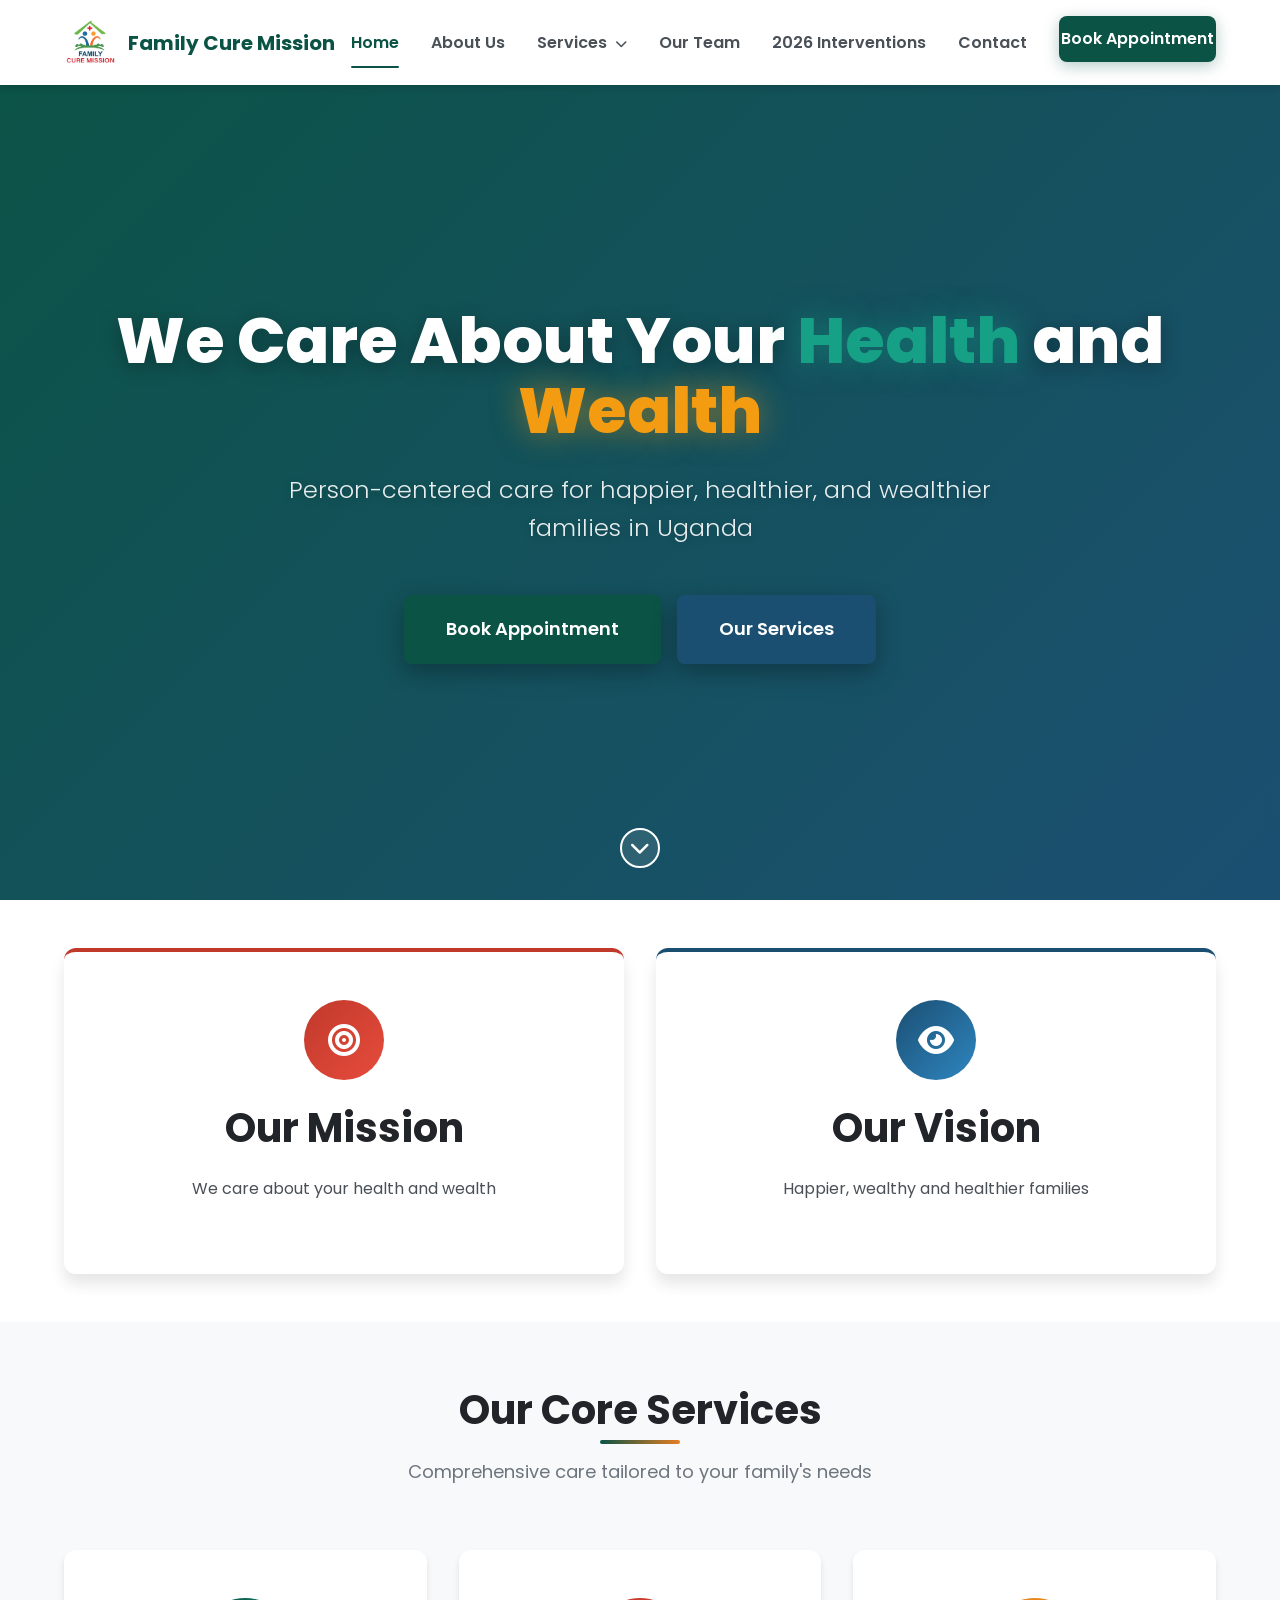
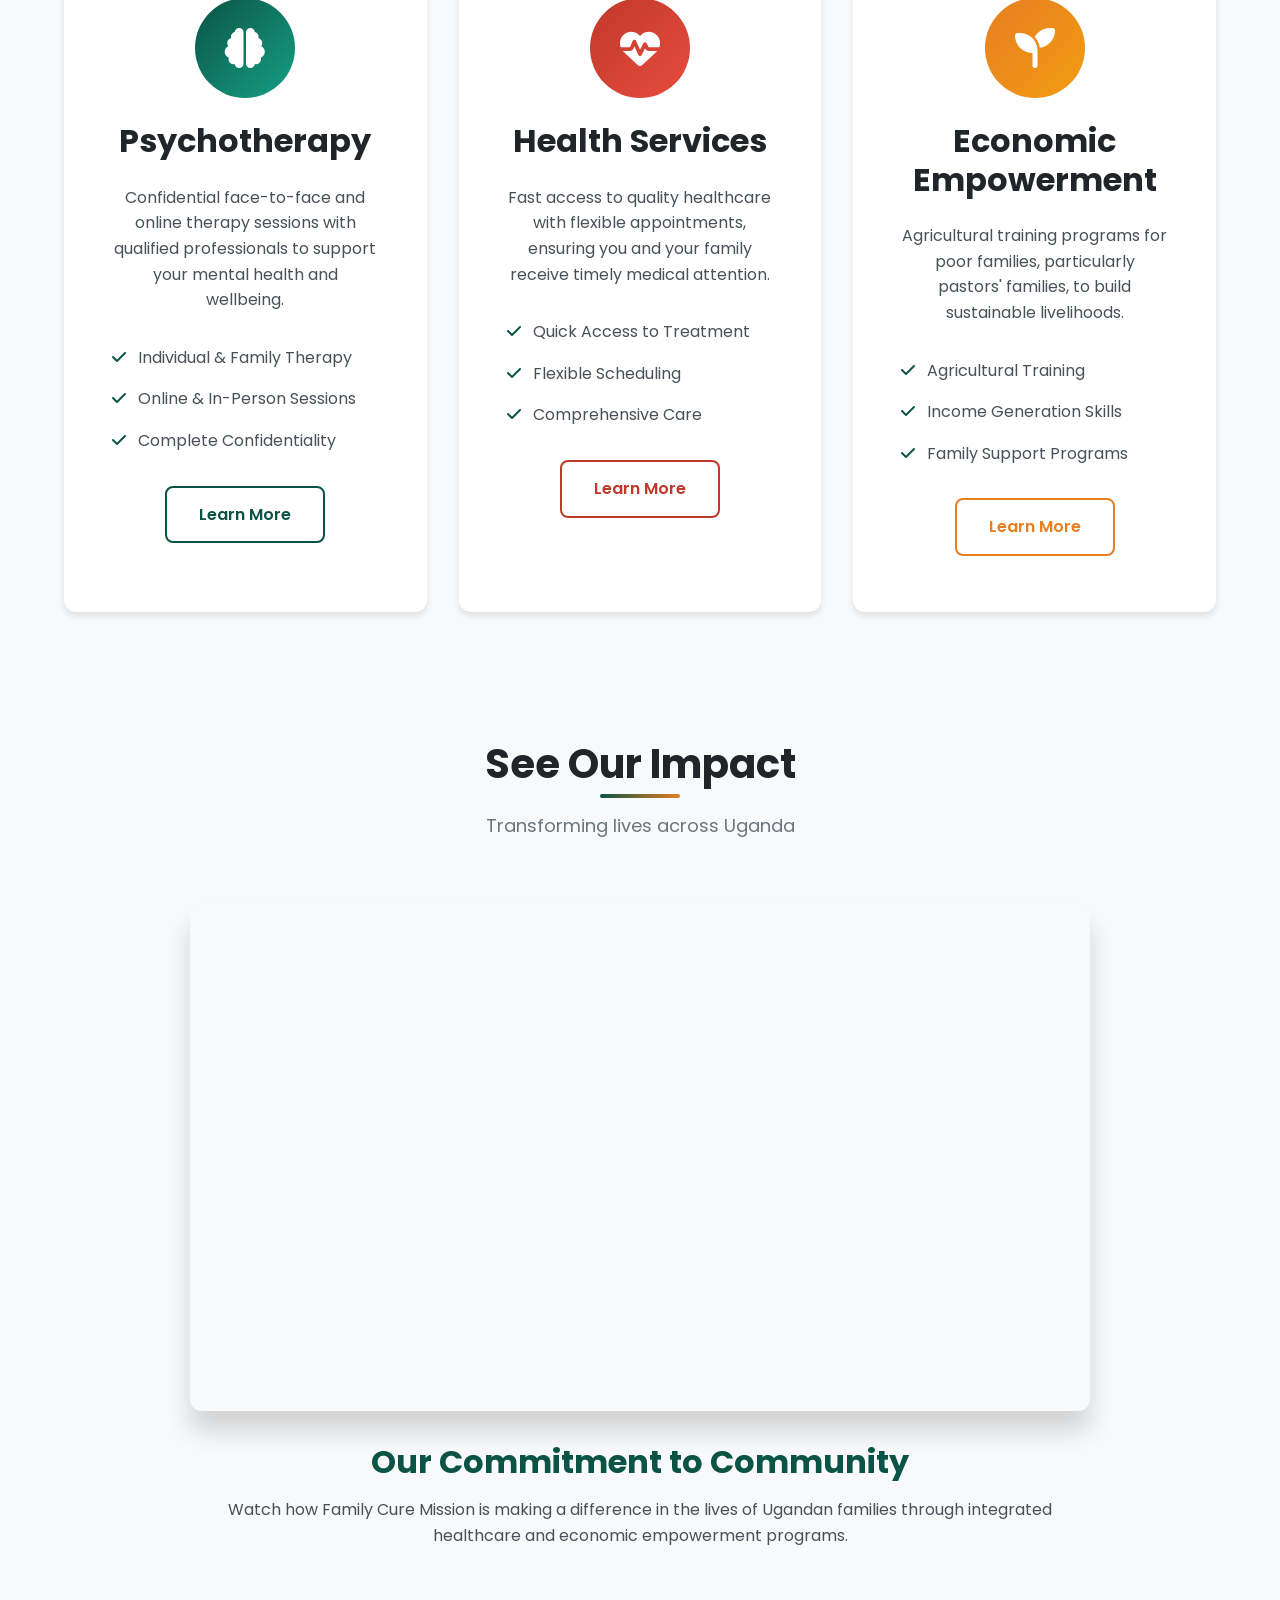
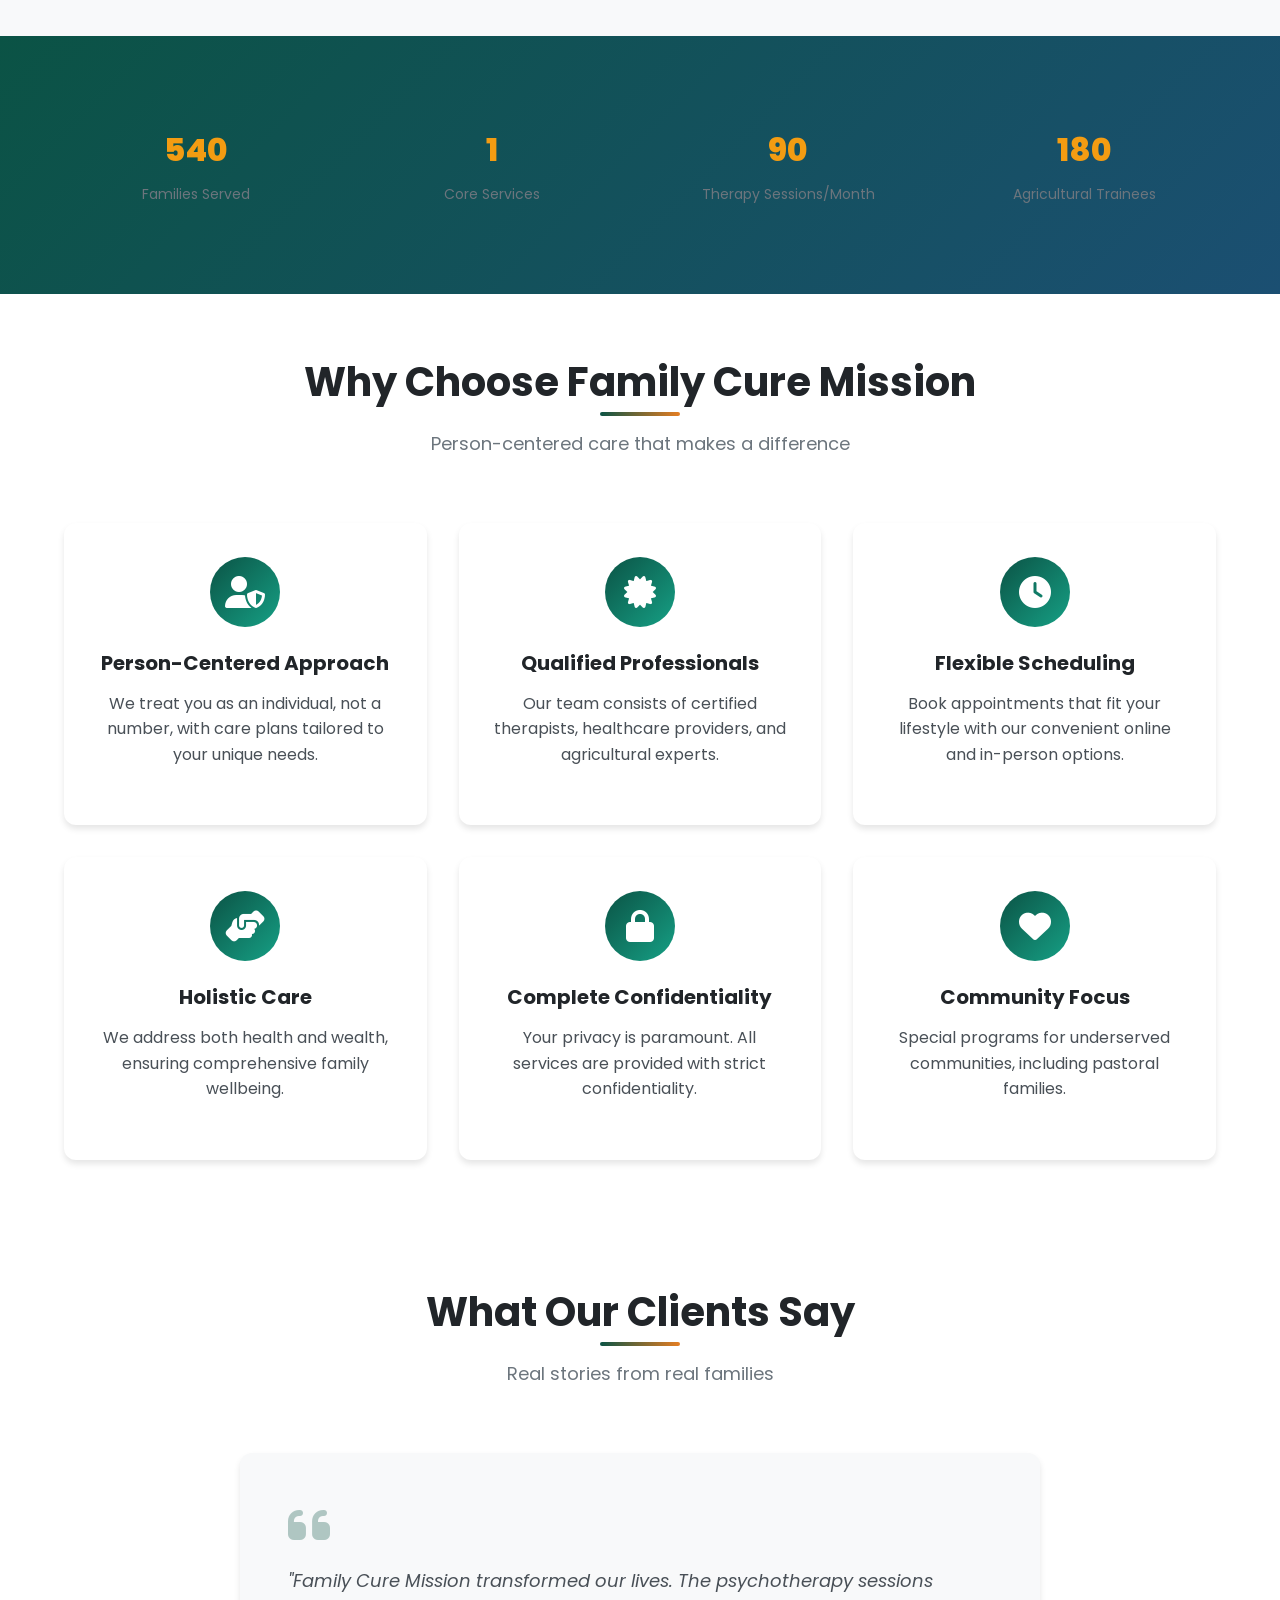
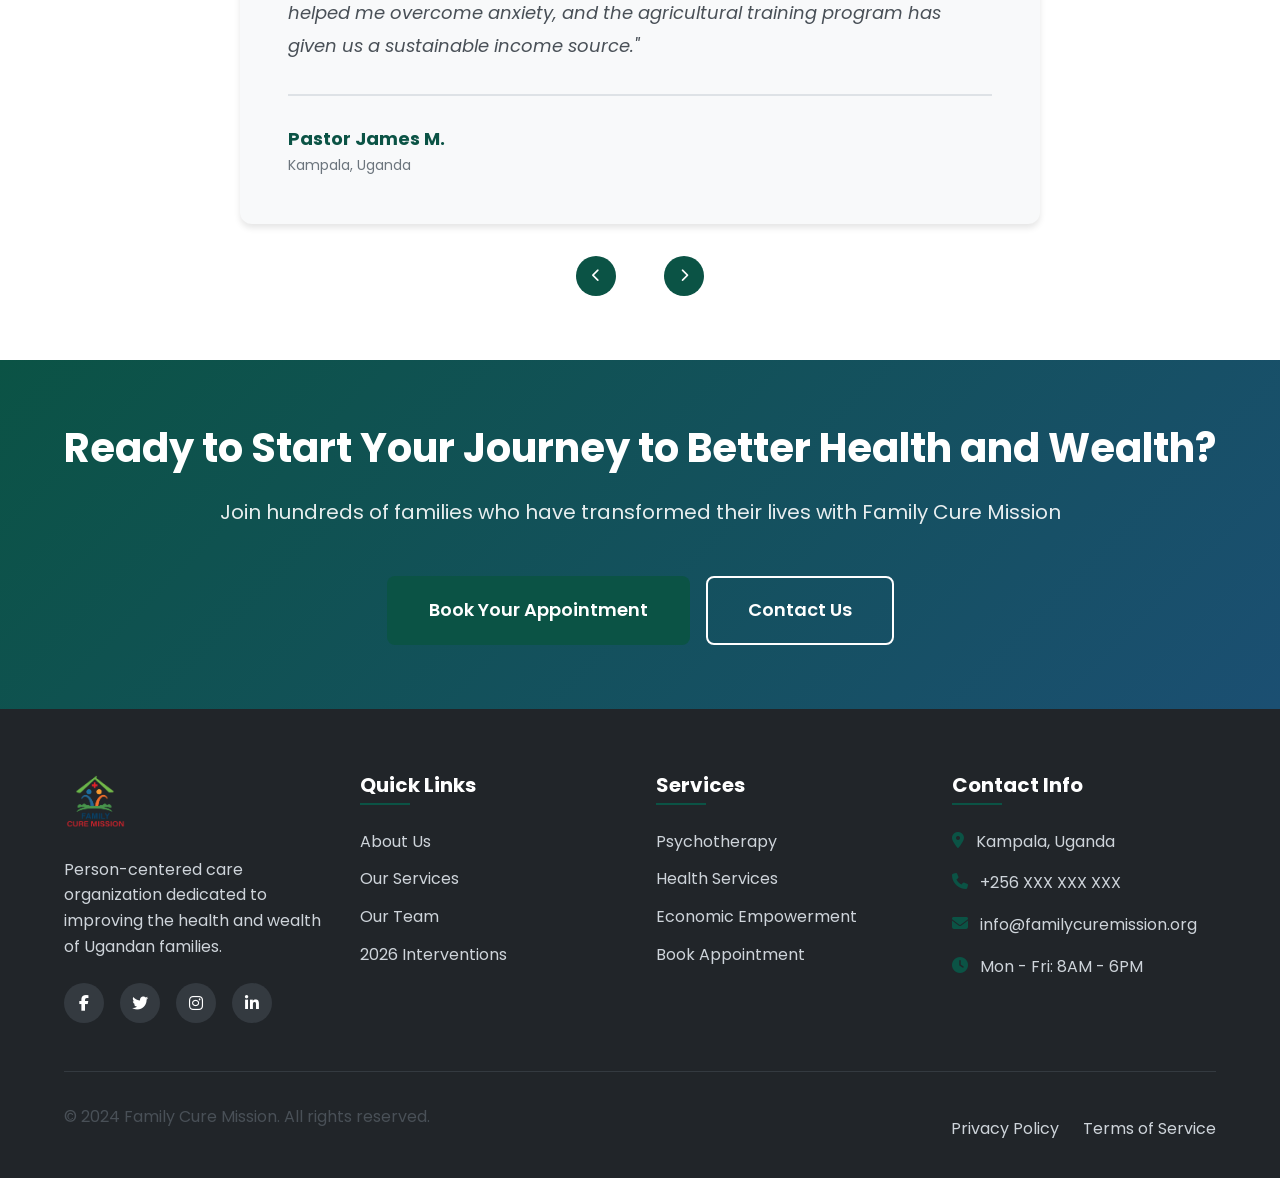
<file: index.html>
<!DOCTYPE html>
<html lang="en">
<head>
    <meta charset="UTF-8">
    <meta name="viewport" content="width=device-width, initial-scale=1.0">
    <meta name="description" content="Family Cure Mission - We care about your health and wealth. Offering psychotherapy, health services, and economic empowerment in Uganda.">
    <title>Family Cure Mission | We Care About Your Health and Wealth</title>
    <link rel="stylesheet" href="styles.css">
    <link rel="preconnect" href="https://fonts.googleapis.com">
    <link rel="preconnect" href="https://fonts.gstatic.com" crossorigin>
    <link href="https://fonts.googleapis.com/css2?family=Poppins:wght@300;400;600;700;800&display=swap" rel="stylesheet">
    <link rel="stylesheet" href="https://cdnjs.cloudflare.com/ajax/libs/font-awesome/6.4.0/css/all.min.css">
</head>
<body>
    <!-- Navigation -->
    <nav class="navbar" id="navbar">
        <div class="container nav-container">
            <a href="index.html" class="logo">
                <img src="logo.png" alt="Family Cure Mission Logo">
                <span class="logo-text">Family Cure Mission</span>
            </a>
            <button class="mobile-menu-toggle" id="mobileMenuToggle" aria-label="Toggle menu">
                <span></span>
                <span></span>
                <span></span>
            </button>
            <ul class="nav-menu" id="navMenu">
                <li><a href="index.html" class="active">Home</a></li>
                <li><a href="about.html">About Us</a></li>
                <li class="dropdown">
                    <a href="services.html">Services <i class="fas fa-chevron-down"></i></a>
                    <ul class="dropdown-menu">
                        <li><a href="psychotherapy.html">Psychotherapy</a></li>
                        <li><a href="health-services.html">Health Services</a></li>
                        <li><a href="economic-empowerment.html">Economic Empowerment</a></li>
                    </ul>
                </li>
                <li><a href="team.html">Our Team</a></li>
                <li><a href="interventions-2026.html">2026 Interventions</a></li>
                <li><a href="contact.html">Contact</a></li>
                <li><a href="contact.html#booking" class="btn-nav">Book Appointment</a></li>
            </ul>
        </div>
    </nav>

    <!-- Hero Section -->
    <section class="hero">
        <div class="hero-overlay"></div>
        <div class="hero-content">
            <div class="container">
                <div class="hero-text">
                    <h1 class="hero-title animate-fade-in">We Care About Your <span class="highlight">Health</span> and <span class="highlight-orange">Wealth</span></h1>
                    <p class="hero-subtitle animate-fade-in-delay">Person-centered care for happier, healthier, and wealthier families in Uganda</p>
                    <div class="hero-buttons animate-fade-in-delay-2">
                        <a href="contact.html#booking" class="btn btn-primary">Book Appointment</a>
                        <a href="services.html" class="btn btn-secondary">Our Services</a>
                    </div>
                </div>
            </div>
        </div>
        <div class="hero-scroll">
            <a href="#mission" class="scroll-indicator">
                <i class="fas fa-chevron-down"></i>
            </a>
        </div>
    </section>

    <!-- Mission & Vision Section -->
    <section class="mission-vision" id="mission">
        <div class="container">
            <div class="mission-vision-grid">
                <div class="mission-box">
                    <div class="icon-box icon-red">
                        <i class="fas fa-bullseye"></i>
                    </div>
                    <h2>Our Mission</h2>
                    <p>We care about your health and wealth</p>
                </div>
                <div class="vision-box">
                    <div class="icon-box icon-blue">
                        <i class="fas fa-eye"></i>
                    </div>
                    <h2>Our Vision</h2>
                    <p>Happier, wealthy and healthier families</p>
                </div>
            </div>
        </div>
    </section>

    <!-- Services Overview -->
    <section class="services-overview">
        <div class="container">
            <div class="section-header">
                <h2 class="section-title">Our Core Services</h2>
                <p class="section-subtitle">Comprehensive care tailored to your family's needs</p>
            </div>
            <div class="services-grid">
                <div class="service-card" data-aos="fade-up">
                    <div class="service-icon icon-green">
                        <i class="fas fa-brain"></i>
                    </div>
                    <h3>Psychotherapy</h3>
                    <p>Confidential face-to-face and online therapy sessions with qualified professionals to support your mental health and wellbeing.</p>
                    <ul class="service-features">
                        <li><i class="fas fa-check"></i> Individual & Family Therapy</li>
                        <li><i class="fas fa-check"></i> Online & In-Person Sessions</li>
                        <li><i class="fas fa-check"></i> Complete Confidentiality</li>
                    </ul>
                    <a href="psychotherapy.html" class="btn btn-outline-green">Learn More</a>
                </div>
                <div class="service-card" data-aos="fade-up" data-aos-delay="100">
                    <div class="service-icon icon-red">
                        <i class="fas fa-heartbeat"></i>
                    </div>
                    <h3>Health Services</h3>
                    <p>Fast access to quality healthcare with flexible appointments, ensuring you and your family receive timely medical attention.</p>
                    <ul class="service-features">
                        <li><i class="fas fa-check"></i> Quick Access to Treatment</li>
                        <li><i class="fas fa-check"></i> Flexible Scheduling</li>
                        <li><i class="fas fa-check"></i> Comprehensive Care</li>
                    </ul>
                    <a href="health-services.html" class="btn btn-outline-red">Learn More</a>
                </div>
                <div class="service-card" data-aos="fade-up" data-aos-delay="200">
                    <div class="service-icon icon-orange">
                        <i class="fas fa-seedling"></i>
                    </div>
                    <h3>Economic Empowerment</h3>
                    <p>Agricultural training programs for poor families, particularly pastors' families, to build sustainable livelihoods.</p>
                    <ul class="service-features">
                        <li><i class="fas fa-check"></i> Agricultural Training</li>
                        <li><i class="fas fa-check"></i> Income Generation Skills</li>
                        <li><i class="fas fa-check"></i> Family Support Programs</li>
                    </ul>
                    <a href="economic-empowerment.html" class="btn btn-outline-orange">Learn More</a>
                </div>
            </div>
        </div>
    </section>

    <!-- Video Section -->
    <section class="video-section">
        <div class="container">
            <div class="section-header">
                <h2 class="section-title">See Our Impact</h2>
                <p class="section-subtitle">Transforming lives across Uganda</p>
            </div>
            <div class="video-container">
                <div class="video-wrapper">
                    <iframe src="https://www.youtube.com/embed/dQw4w9WgXcQ" title="Family Cure Mission Impact Video" frameborder="0" allow="accelerometer; autoplay; clipboard-write; encrypted-media; gyroscope; picture-in-picture" allowfullscreen></iframe>
                </div>
                <div class="video-description">
                    <h3>Our Commitment to Community</h3>
                    <p>Watch how Family Cure Mission is making a difference in the lives of Ugandan families through integrated healthcare and economic empowerment programs.</p>
                </div>
            </div>
        </div>
    </section>

    <!-- Stats Section -->
    <section class="stats-section">
        <div class="container">
            <div class="stats-grid">
                <div class="stat-item">
                    <div class="stat-number" data-target="1500">0</div>
                    <div class="stat-label">Families Served</div>
                </div>
                <div class="stat-item">
                    <div class="stat-number" data-target="3">0</div>
                    <div class="stat-label">Core Services</div>
                </div>
                <div class="stat-item">
                    <div class="stat-number" data-target="250">0</div>
                    <div class="stat-label">Therapy Sessions/Month</div>
                </div>
                <div class="stat-item">
                    <div class="stat-number" data-target="500">0</div>
                    <div class="stat-label">Agricultural Trainees</div>
                </div>
            </div>
        </div>
    </section>

    <!-- Why Choose Us -->
    <section class="why-choose-us">
        <div class="container">
            <div class="section-header">
                <h2 class="section-title">Why Choose Family Cure Mission</h2>
                <p class="section-subtitle">Person-centered care that makes a difference</p>
            </div>
            <div class="features-grid">
                <div class="feature-item" data-aos="zoom-in">
                    <div class="feature-icon">
                        <i class="fas fa-user-shield"></i>
                    </div>
                    <h3>Person-Centered Approach</h3>
                    <p>We treat you as an individual, not a number, with care plans tailored to your unique needs.</p>
                </div>
                <div class="feature-item" data-aos="zoom-in" data-aos-delay="100">
                    <div class="feature-icon">
                        <i class="fas fa-certificate"></i>
                    </div>
                    <h3>Qualified Professionals</h3>
                    <p>Our team consists of certified therapists, healthcare providers, and agricultural experts.</p>
                </div>
                <div class="feature-item" data-aos="zoom-in" data-aos-delay="200">
                    <div class="feature-icon">
                        <i class="fas fa-clock"></i>
                    </div>
                    <h3>Flexible Scheduling</h3>
                    <p>Book appointments that fit your lifestyle with our convenient online and in-person options.</p>
                </div>
                <div class="feature-item" data-aos="zoom-in" data-aos-delay="300">
                    <div class="feature-icon">
                        <i class="fas fa-hands-helping"></i>
                    </div>
                    <h3>Holistic Care</h3>
                    <p>We address both health and wealth, ensuring comprehensive family wellbeing.</p>
                </div>
                <div class="feature-item" data-aos="zoom-in" data-aos-delay="400">
                    <div class="feature-icon">
                        <i class="fas fa-lock"></i>
                    </div>
                    <h3>Complete Confidentiality</h3>
                    <p>Your privacy is paramount. All services are provided with strict confidentiality.</p>
                </div>
                <div class="feature-item" data-aos="zoom-in" data-aos-delay="500">
                    <div class="feature-icon">
                        <i class="fas fa-heart"></i>
                    </div>
                    <h3>Community Focus</h3>
                    <p>Special programs for underserved communities, including pastoral families.</p>
                </div>
            </div>
        </div>
    </section>

    <!-- Testimonials -->
    <section class="testimonials">
        <div class="container">
            <div class="section-header">
                <h2 class="section-title">What Our Clients Say</h2>
                <p class="section-subtitle">Real stories from real families</p>
            </div>
            <div class="testimonials-slider">
                <div class="testimonial-card active">
                    <div class="testimonial-content">
                        <i class="fas fa-quote-left quote-icon"></i>
                        <p>"Family Cure Mission transformed our lives. The psychotherapy sessions helped me overcome anxiety, and the agricultural training program has given us a sustainable income source."</p>
                    </div>
                    <div class="testimonial-author">
                        <div class="author-info">
                            <h4>Pastor James M.</h4>
                            <p>Kampala, Uganda</p>
                        </div>
                    </div>
                </div>
                <div class="testimonial-card">
                    <div class="testimonial-content">
                        <i class="fas fa-quote-left quote-icon"></i>
                        <p>"The health services are exceptional. Fast appointments, caring staff, and affordable care. FCM truly cares about our wellbeing."</p>
                    </div>
                    <div class="testimonial-author">
                        <div class="author-info">
                            <h4>Sarah N.</h4>
                            <p>Entebbe, Uganda</p>
                        </div>
                    </div>
                </div>
                <div class="testimonial-card">
                    <div class="testimonial-content">
                        <i class="fas fa-quote-left quote-icon"></i>
                        <p>"The economic empowerment program changed everything for our family. We now have our own farm and can support ourselves with dignity."</p>
                    </div>
                    <div class="testimonial-author">
                        <div class="author-info">
                            <h4>Joseph K.</h4>
                            <p>Jinja, Uganda</p>
                        </div>
                    </div>
                </div>
            </div>
            <div class="testimonial-controls">
                <button class="testimonial-btn prev-btn"><i class="fas fa-chevron-left"></i></button>
                <div class="testimonial-dots"></div>
                <button class="testimonial-btn next-btn"><i class="fas fa-chevron-right"></i></button>
            </div>
        </div>
    </section>

    <!-- CTA Section -->
    <section class="cta-section">
        <div class="container">
            <div class="cta-content">
                <h2>Ready to Start Your Journey to Better Health and Wealth?</h2>
                <p>Join hundreds of families who have transformed their lives with Family Cure Mission</p>
                <div class="cta-buttons">
                    <a href="contact.html#booking" class="btn btn-primary btn-large">Book Your Appointment</a>
                    <a href="contact.html" class="btn btn-outline-white btn-large">Contact Us</a>
                </div>
            </div>
        </div>
    </section>

    <!-- Footer -->
    <footer class="footer">
        <div class="container">
            <div class="footer-grid">
                <div class="footer-col">
                    <img src="logo.png" alt="FCM Logo" class="footer-logo">
                    <p class="footer-description">Person-centered care organization dedicated to improving the health and wealth of Ugandan families.</p>
                    <div class="social-links">
                        <a href="#" aria-label="Facebook"><i class="fab fa-facebook-f"></i></a>
                        <a href="#" aria-label="Twitter"><i class="fab fa-twitter"></i></a>
                        <a href="#" aria-label="Instagram"><i class="fab fa-instagram"></i></a>
                        <a href="#" aria-label="LinkedIn"><i class="fab fa-linkedin-in"></i></a>
                    </div>
                </div>
                <div class="footer-col">
                    <h3>Quick Links</h3>
                    <ul class="footer-links">
                        <li><a href="about.html">About Us</a></li>
                        <li><a href="services.html">Our Services</a></li>
                        <li><a href="team.html">Our Team</a></li>
                        <li><a href="interventions-2026.html">2026 Interventions</a></li>
                    </ul>
                </div>
                <div class="footer-col">
                    <h3>Services</h3>
                    <ul class="footer-links">
                        <li><a href="psychotherapy.html">Psychotherapy</a></li>
                        <li><a href="health-services.html">Health Services</a></li>
                        <li><a href="economic-empowerment.html">Economic Empowerment</a></li>
                        <li><a href="contact.html#booking">Book Appointment</a></li>
                    </ul>
                </div>
                <div class="footer-col">
                    <h3>Contact Info</h3>
                    <ul class="footer-contact">
                        <li><i class="fas fa-map-marker-alt"></i> Kampala, Uganda</li>
                        <li><i class="fas fa-phone"></i> +256 XXX XXX XXX</li>
                        <li><i class="fas fa-envelope"></i> info@familycuremission.org</li>
                        <li><i class="fas fa-clock"></i> Mon - Fri: 8AM - 6PM</li>
                    </ul>
                </div>
            </div>
            <div class="footer-bottom">
                <p>&copy; 2024 Family Cure Mission. All rights reserved.</p>
                <div class="footer-bottom-links">
                    <a href="#">Privacy Policy</a>
                    <a href="#">Terms of Service</a>
                </div>
            </div>
        </div>
    </footer>

    <!-- Scroll to Top Button -->
    <button class="scroll-to-top" id="scrollToTop" aria-label="Scroll to top">
        <i class="fas fa-arrow-up"></i>
    </button>

    <script src="main.js"></script>
</body>
</html>
</file>
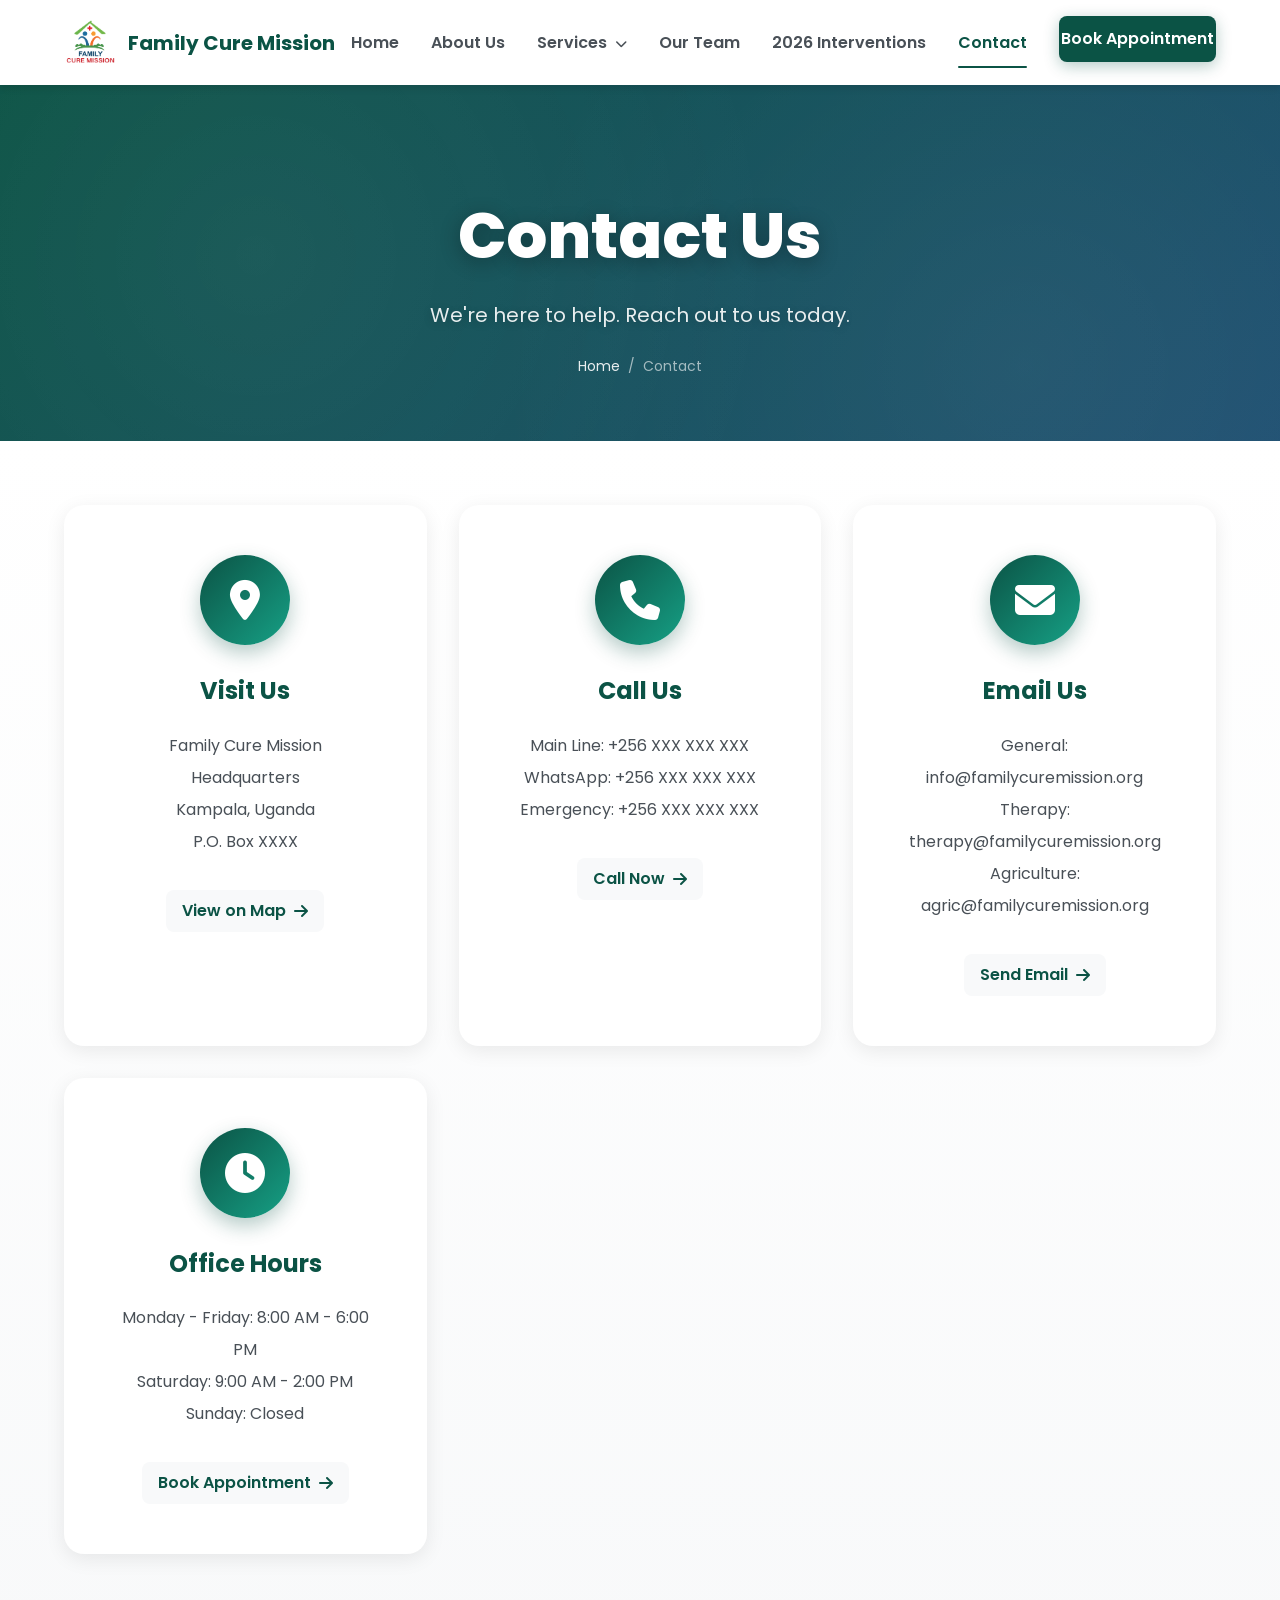
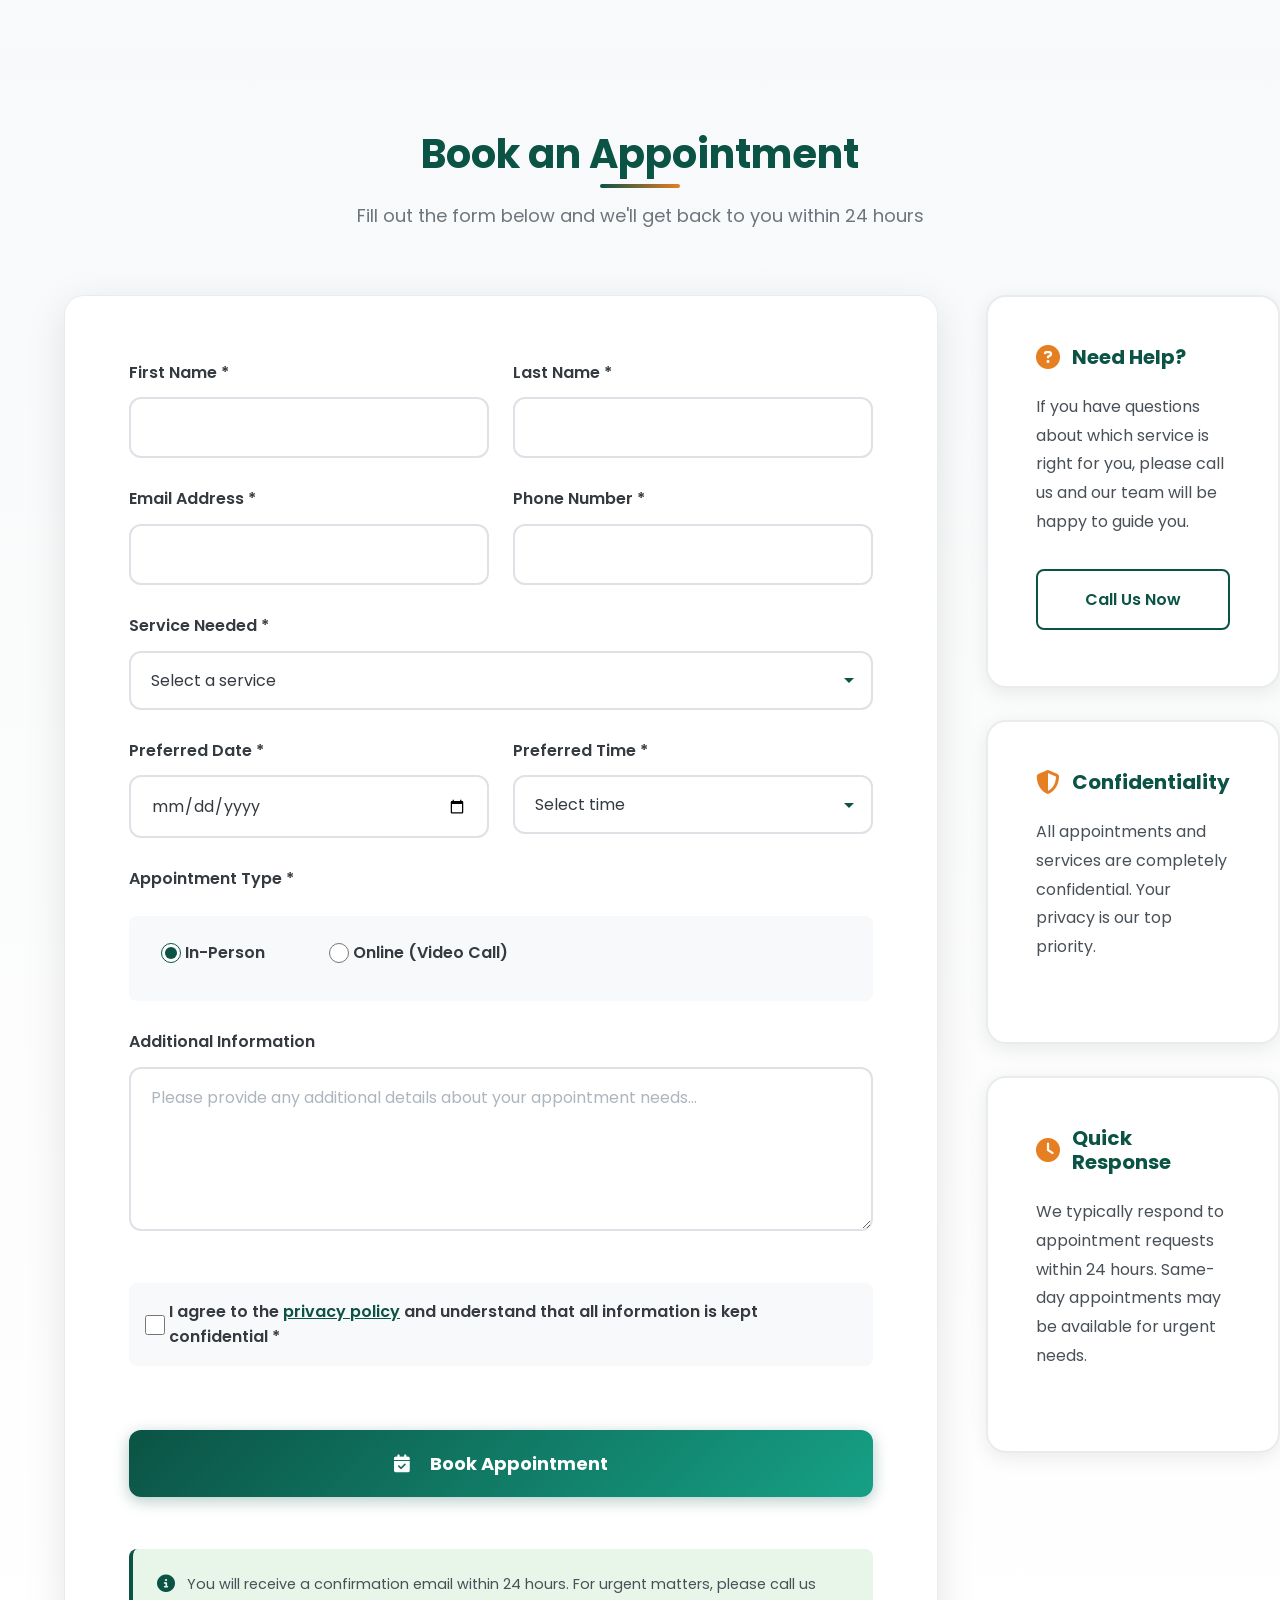
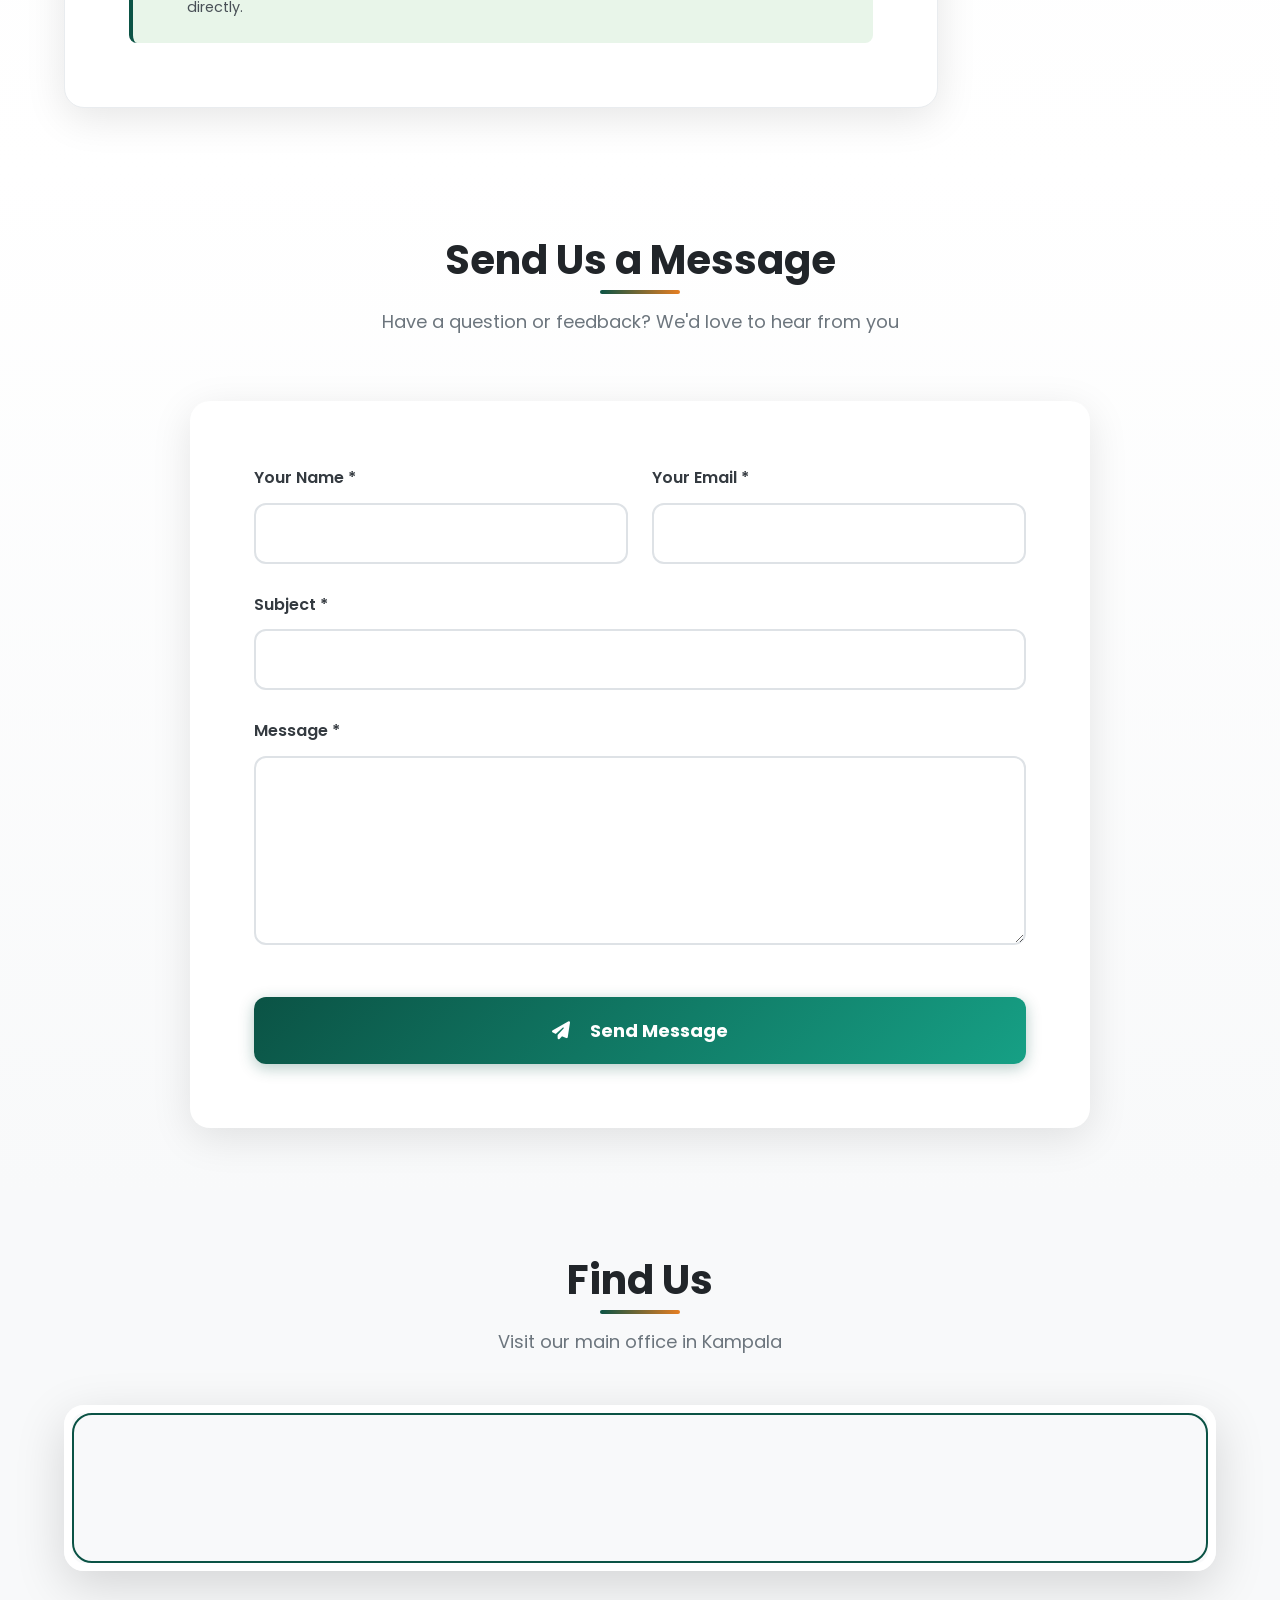
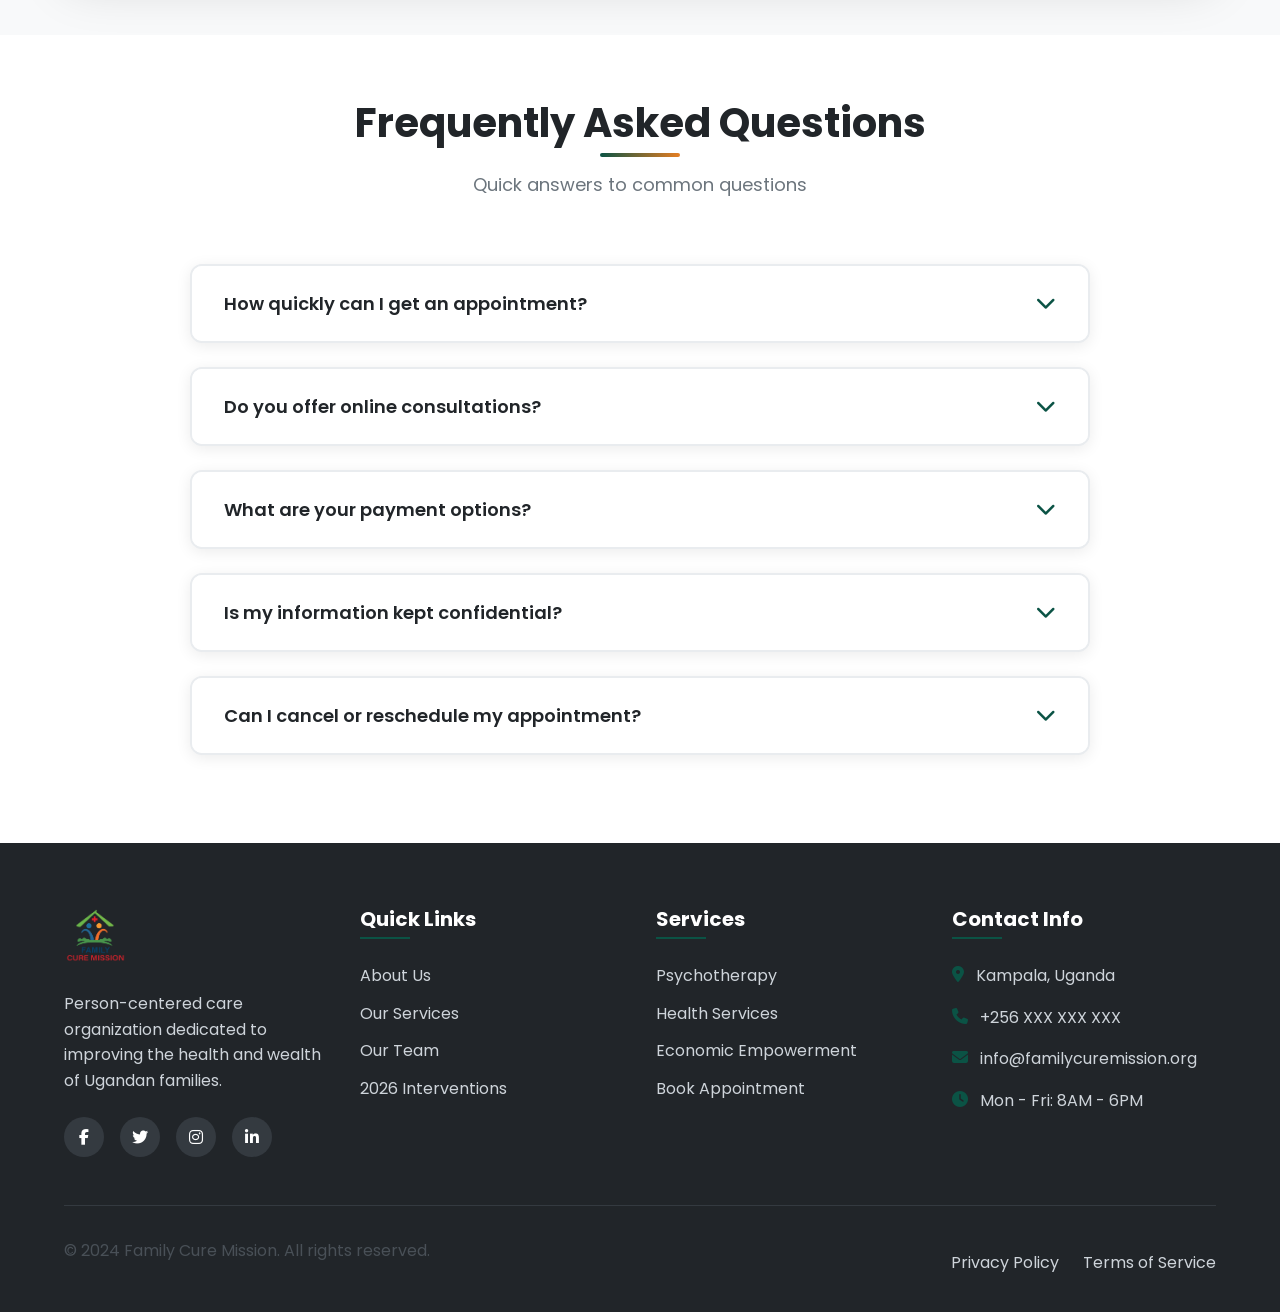
<file: contact.html>
<!DOCTYPE html>
<html lang="en">
<head>
    <meta charset="UTF-8">
    <meta name="viewport" content="width=device-width, initial-scale=1.0">
    <meta name="description" content="Contact Family Cure Mission - Book appointments, ask questions, or get in touch with our team.">
    <title>Contact Us | Family Cure Mission</title>
    <link rel="stylesheet" href="styles.css">
    <link rel="preconnect" href="https://fonts.googleapis.com">
    <link rel="preconnect" href="https://fonts.gstatic.com" crossorigin>
    <link href="https://fonts.googleapis.com/css2?family=Poppins:wght@300;400;600;700;800&display=swap" rel="stylesheet">
    <link rel="stylesheet" href="https://cdnjs.cloudflare.com/ajax/libs/font-awesome/6.4.0/css/all.min.css">
</head>
<body>
    <!-- Navigation -->
    <nav class="navbar" id="navbar">
        <div class="container nav-container">
            <a href="index.html" class="logo">
                <img src="logo.png" alt="Family Cure Mission Logo">
                <span class="logo-text">Family Cure Mission</span>
            </a>
            <button class="mobile-menu-toggle" id="mobileMenuToggle" aria-label="Toggle menu">
                <span></span>
                <span></span>
                <span></span>
            </button>
            <ul class="nav-menu" id="navMenu">
                <li><a href="index.html">Home</a></li>
                <li><a href="about.html">About Us</a></li>
                <li class="dropdown">
                    <a href="services.html">Services <i class="fas fa-chevron-down"></i></a>
                    <ul class="dropdown-menu">
                        <li><a href="psychotherapy.html">Psychotherapy</a></li>
                        <li><a href="health-services.html">Health Services</a></li>
                        <li><a href="economic-empowerment.html">Economic Empowerment</a></li>
                    </ul>
                </li>
                <li><a href="team.html">Our Team</a></li>
                <li><a href="interventions-2026.html">2026 Interventions</a></li>
                <li><a href="contact.html" class="active">Contact</a></li>
                <li><a href="#booking" class="btn-nav">Book Appointment</a></li>
            </ul>
        </div>
    </nav>

    <!-- Page Header -->
    <section class="page-header contact-header">
        <div class="page-header-overlay"></div>
        <div class="container">
            <h1>Contact Us</h1>
            <p>We're here to help. Reach out to us today.</p>
            <div class="breadcrumb">
                <a href="index.html">Home</a> <span>/</span> <span>Contact</span>
            </div>
        </div>
    </section>

    <!-- Contact Information -->
    <section class="contact-info-section">
        <div class="container">
            <div class="contact-info-grid">
                <div class="contact-info-card" data-aos="fade-up">
                    <div class="info-icon">
                        <i class="fas fa-map-marker-alt"></i>
                    </div>
                    <h3>Visit Us</h3>
                    <p>Family Cure Mission Headquarters<br>
                    Kampala, Uganda<br>
                    P.O. Box XXXX</p>
                    <a href="#map" class="info-link">View on Map <i class="fas fa-arrow-right"></i></a>
                </div>
                <div class="contact-info-card" data-aos="fade-up" data-aos-delay="100">
                    <div class="info-icon">
                        <i class="fas fa-phone"></i>
                    </div>
                    <h3>Call Us</h3>
                    <p>Main Line: +256 XXX XXX XXX<br>
                    WhatsApp: +256 XXX XXX XXX<br>
                    Emergency: +256 XXX XXX XXX</p>
                    <a href="tel:+256000000000" class="info-link">Call Now <i class="fas fa-arrow-right"></i></a>
                </div>
                <div class="contact-info-card" data-aos="fade-up" data-aos-delay="200">
                    <div class="info-icon">
                        <i class="fas fa-envelope"></i>
                    </div>
                    <h3>Email Us</h3>
                    <p>General: info@familycuremission.org<br>
                    Therapy: therapy@familycuremission.org<br>
                    Agriculture: agric@familycuremission.org</p>
                    <a href="mailto:info@familycuremission.org" class="info-link">Send Email <i class="fas fa-arrow-right"></i></a>
                </div>
                <div class="contact-info-card" data-aos="fade-up" data-aos-delay="300">
                    <div class="info-icon">
                        <i class="fas fa-clock"></i>
                    </div>
                    <h3>Office Hours</h3>
                    <p>Monday - Friday: 8:00 AM - 6:00 PM<br>
                    Saturday: 9:00 AM - 2:00 PM<br>
                    Sunday: Closed</p>
                    <a href="#booking" class="info-link">Book Appointment <i class="fas fa-arrow-right"></i></a>
                </div>
            </div>
        </div>
    </section>

    <!-- Booking Form Section -->
    <section class="booking-section">
        <div class="container">
            <div class="section-header">
                <h2 class="section-title">Book an Appointment</h2>
                <p class="section-subtitle">Fill out the form below and we'll get back to you within 24 hours</p>
            </div>
            <div class="booking-container">
                <div class="booking-form-wrapper">
                    <form class="booking-form" id="bookingForm" action="https://formspree.io/f/mqevbgzq" method="POST">
    <div class="form-row">
        <div class="form-group">
            <label for="first_name">First Name *</label>
            <input type="text" id="first_name" name="first_name" required>
        </div>
        <div class="form-group">
            <label for="last_name">Last Name *</label>
            <input type="text" id="last_name" name="last_name" required>
        </div>
    </div>

    <div class="form-row">
        <div class="form-group">
            <label for="email">Email Address *</label>
            <input type="email" id="email" name="email" required>
        </div>
        <div class="form-group">
            <label for="phone">Phone Number *</label>
            <input type="tel" id="phone" name="phone" required>
        </div>
    </div>

    <div class="form-group">
        <label for="service_needed">Service Needed *</label>
        <select id="service_needed" name="service_needed" required>
            <option value="">Select a service</option>
            <option value="psychotherapy">Psychotherapy</option>
            <option value="individual-therapy">Individual Therapy</option>
            <option value="family-therapy">Family Therapy</option>
            <option value="couples-therapy">Couples Therapy</option>
            <option value="online-therapy">Online Therapy</option>
            <option value="health-services">General Health Services</option>
            <option value="medical-consultation">Medical Consultation</option>
            <option value="maternal-health">Maternal & Child Health</option>
            <option value="economic-empowerment">Agricultural Training</option>
            <option value="other">Other (Please specify in message)</option>
        </select>
    </div>

    <div class="form-row">
        <div class="form-group">
            <label for="preferred_date">Preferred Date *</label>
            <input type="date" id="preferred_date" name="preferred_date" required>
        </div>
        <div class="form-group">
            <label for="preferred_time">Preferred Time *</label>
            <select id="preferred_time" name="preferred_time" required>
                <option value="">Select time</option>
                <option value="8:00-9:00">8:00 AM - 9:00 AM</option>
                <option value="9:00-10:00">9:00 AM - 10:00 AM</option>
                <option value="10:00-11:00">10:00 AM - 11:00 AM</option>
                <option value="11:00-12:00">11:00 AM - 12:00 PM</option>
                <option value="12:00-13:00">12:00 PM - 1:00 PM</option>
                <option value="13:00-14:00">1:00 PM - 2:00 PM</option>
                <option value="14:00-15:00">2:00 PM - 3:00 PM</option>
                <option value="15:00-16:00">3:00 PM - 4:00 PM</option>
                <option value="16:00-17:00">4:00 PM - 5:00 PM</option>
                <option value="17:00-18:00">5:00 PM - 6:00 PM</option>
            </select>
        </div>
    </div>

    <div class="form-group">
        <label for="appointment_type">Appointment Type *</label>
        <div class="radio-group">
            <label class="radio-label">
                <input type="radio" name="appointment_type" value="in-person" checked>
                <span>In-Person</span>
            </label>
            <label class="radio-label">
                <input type="radio" name="appointment_type" value="online">
                <span>Online (Video Call)</span>
            </label>
        </div>
    </div>

    <div class="form-group">
        <label for="additional_info">Additional Information</label>
        <textarea id="additional_info" name="additional_info" rows="5" placeholder="Please provide any additional details about your appointment needs..."></textarea>
    </div>

    <div class="form-group checkbox-group">
        <label class="checkbox-label">
            <input type="checkbox" name="terms" required>
            <span>I agree to the <a href="#">privacy policy</a> and understand that all information is kept confidential *</span>
        </label>
    </div>

    <button type="submit" class="btn btn-primary btn-large">
        <i class="fas fa-calendar-check"></i> Book Appointment
    </button>

    <div class="form-note">
        <i class="fas fa-info-circle"></i> You will receive a confirmation email within 24 hours. For urgent matters, please call us directly.
    </div>
</form>
                </div>
                <div class="booking-sidebar">
                    <div class="sidebar-card">
                        <h3><i class="fas fa-question-circle"></i> Need Help?</h3>
                        <p>If you have questions about which service is right for you, please call us and our team will be happy to guide you.</p>
                        <a href="tel:+256000000000" class="btn btn-outline-primary">Call Us Now</a>
                    </div>
                    <div class="sidebar-card">
                        <h3><i class="fas fa-shield-alt"></i> Confidentiality</h3>
                        <p>All appointments and services are completely confidential. Your privacy is our top priority.</p>
                    </div>
                    <div class="sidebar-card">
                        <h3><i class="fas fa-clock"></i> Quick Response</h3>
                        <p>We typically respond to appointment requests within 24 hours. Same-day appointments may be available for urgent needs.</p>
                    </div>
                </div>
            </div>
        </div>
    </section>

    <!-- General Contact Form -->
    <section class="general-contact-section">
        <div class="container">
            <div class="section-header">
                <h2 class="section-title">Send Us a Message</h2>
                <p class="section-subtitle">Have a question or feedback? We'd love to hear from you</p>
            </div>
            <div class="general-contact-container">
                <form class="contact-form" id="contactForm" action="https://formspree.io/f/mqevbgzq" method="POST">
                    <div class="form-row">
                        <div class="form-group">
                            <label for="contactName">Your Name *</label>
                            <input type="text" id="contactName" name="contactName" required>
                        </div>
                        <div class="form-group">
                            <label for="contactEmail">Your Email *</label>
                            <input type="email" id="contactEmail" name="contactEmail" required>
                        </div>
                    </div>
                    <div class="form-group">
                        <label for="contactSubject">Subject *</label>
                        <input type="text" id="contactSubject" name="contactSubject" required>
                    </div>
                    <div class="form-group">
                        <label for="contactMessage">Message *</label>
                        <textarea id="contactMessage" name="contactMessage" rows="6" required></textarea>
                    </div>
                    <button type="submit" class="btn btn-primary">
                        <i class="fas fa-paper-plane"></i> Send Message
                    </button>
                </form>
            </div>
        </div>
    </section>

    <!-- Map Section -->
    <section class="map-section" id="map">
        <div class="container">
            <div class="section-header">
                <h2 class="section-title">Find Us</h2>
                <p class="section-subtitle">Visit our main office in Kampala</p>
            </div>
            <div class="map-container">
                <iframe src="https://www.google.com/maps/embed?pb=!1m18!1m12!1m3!1d255282.35846203107!2d32.37941654999999!3d0.3475964!2m3!1f0!2f0!3f0!3m2!1i1024!2i768!4f13.1!3m3!1m2!1s0x177dbb6c6b8c9d0b%3A0x8c8e8c8c8c8c8c8c!2sKampala%2C%20Uganda!5e0!3m2!1sen!2sus!4v1234567890123!5m2!1sen!2sus" width="100%" height="450" style="border:0;" allowfullscreen="" loading="lazy" referrerpolicy="no-referrer-when-downgrade"></iframe>
            </div>
        </div>
    </section>

    <!-- FAQ Section -->
    <section class="contact-faq">
        <div class="container">
            <div class="section-header">
                <h2 class="section-title">Frequently Asked Questions</h2>
                <p class="section-subtitle">Quick answers to common questions</p>
            </div>
            <div class="faq-container">
                <div class="faq-item">
                    <button class="faq-question">
                        <span>How quickly can I get an appointment?</span>
                        <i class="fas fa-chevron-down"></i>
                    </button>
                    <div class="faq-answer">
                        <p>We typically offer same-day or next-day appointments for most services. Emergency cases are prioritized. After submitting your booking request, we'll confirm your appointment within 24 hours.</p>
                    </div>
                </div>
                <div class="faq-item">
                    <button class="faq-question">
                        <span>Do you offer online consultations?</span>
                        <i class="fas fa-chevron-down"></i>
                    </button>
                    <div class="faq-answer">
                        <p>Yes! We offer online psychotherapy sessions and telemedicine consultations via secure video platforms. Simply select "Online" when booking your appointment.</p>
                    </div>
                </div>
                <div class="faq-item">
                    <button class="faq-question">
                        <span>What are your payment options?</span>
                        <i class="fas fa-chevron-down"></i>
                    </button>
                    <div class="faq-answer">
                        <p>We accept cash, mobile money (MTN, Airtel), bank transfers, and credit/debit cards. We also offer flexible payment plans for agricultural training programs.</p>
                    </div>
                </div>
                <div class="faq-item">
                    <button class="faq-question">
                        <span>Is my information kept confidential?</span>
                        <i class="fas fa-chevron-down"></i>
                    </button>
                    <div class="faq-answer">
                        <p>Absolutely. All client information is kept strictly confidential in accordance with professional ethics and privacy laws. Your trust and privacy are our highest priorities.</p>
                    </div>
                </div>
                <div class="faq-item">
                    <button class="faq-question">
                        <span>Can I cancel or reschedule my appointment?</span>
                        <i class="fas fa-chevron-down"></i>
                    </button>
                    <div class="faq-answer">
                        <p>Yes, you can cancel or reschedule up to 24 hours before your appointment time. Please contact us as soon as possible to avoid any cancellation fees.</p>
                    </div>
                </div>
            </div>
        </div>
    </section>

    <!-- Success Message Modal -->
    <div class="modal" id="successModal">
        <div class="modal-content">
            <div class="modal-icon success">
                <i class="fas fa-check-circle"></i>
            </div>
            <h3>Thank You!</h3>
            <p>Your message has been sent successfully. We'll get back to you within 24 hours.</p>
            <button class="btn btn-primary close-modal">Close</button>
        </div>
    </div>

    <!-- Footer -->
    <footer class="footer">
        <div class="container">
            <div class="footer-grid">
                <div class="footer-col">
                    <img src="logo.png" alt="FCM Logo" class="footer-logo">
                    <p class="footer-description">Person-centered care organization dedicated to improving the health and wealth of Ugandan families.</p>
                    <div class="social-links">
                        <a href="#" aria-label="Facebook"><i class="fab fa-facebook-f"></i></a>
                        <a href="#" aria-label="Twitter"><i class="fab fa-twitter"></i></a>
                        <a href="#" aria-label="Instagram"><i class="fab fa-instagram"></i></a>
                        <a href="#" aria-label="LinkedIn"><i class="fab fa-linkedin-in"></i></a>
                    </div>
                </div>
                <div class="footer-col">
                    <h3>Quick Links</h3>
                    <ul class="footer-links">
                        <li><a href="about.html">About Us</a></li>
                        <li><a href="services.html">Our Services</a></li>
                        <li><a href="team.html">Our Team</a></li>
                        <li><a href="interventions-2026.html">2026 Interventions</a></li>
                    </ul>
                </div>
                <div class="footer-col">
                    <h3>Services</h3>
                    <ul class="footer-links">
                        <li><a href="psychotherapy.html">Psychotherapy</a></li>
                        <li><a href="health-services.html">Health Services</a></li>
                        <li><a href="economic-empowerment.html">Economic Empowerment</a></li>
                        <li><a href="contact.html#booking">Book Appointment</a></li>
                    </ul>
                </div>
                <div class="footer-col">
                    <h3>Contact Info</h3>
                    <ul class="footer-contact">
                        <li><i class="fas fa-map-marker-alt"></i> Kampala, Uganda</li>
                        <li><i class="fas fa-phone"></i> +256 XXX XXX XXX</li>
                        <li><i class="fas fa-envelope"></i> info@familycuremission.org</li>
                        <li><i class="fas fa-clock"></i> Mon - Fri: 8AM - 6PM</li>
                    </ul>
                </div>
            </div>
            <div class="footer-bottom">
                <p>&copy; 2024 Family Cure Mission. All rights reserved.</p>
                <div class="footer-bottom-links">
                    <a href="#">Privacy Policy</a>
                    <a href="#">Terms of Service</a>
                </div>
            </div>
        </div>
    </footer>

    <button class="scroll-to-top" id="scrollToTop" aria-label="Scroll to top">
        <i class="fas fa-arrow-up"></i>
    </button>

</body>
</html>
</file>
<file: styles.css>
/* ====================================
   FAMILY CURE MISSION - MAIN STYLESHEET
   Colors: Dark Green, Red, Dark Blue, Orange
   ==================================== */

/* ====================================
   CSS VARIABLES & ROOT STYLES
   ==================================== */
:root {
    /* Brand Colors */
    --primary-green: #0B5345;
    --primary-red: #C0392B;
    --primary-blue: #1B4F72;
    --primary-orange: #E67E22;
    
    /* Color Variations */
    --green-light: #16A085;
    --green-dark: #064635;
    --red-light: #E74C3C;
    --red-dark: #922B21;
    --blue-light: #2E86C1;
    --blue-dark: #154360;
    --orange-light: #F39C12;
    --orange-dark: #D68910;
    
    /* Neutral Colors */
    --white: #FFFFFF;
    --black: #000000;
    --gray-100: #F8F9FA;
    --gray-200: #E9ECEF;
    --gray-300: #DEE2E6;
    --gray-400: #CED4DA;
    --gray-500: #ADB5BD;
    --gray-600: #6C757D;
    --gray-700: #495057;
    --gray-800: #343A40;
    --gray-900: #212529;
    
    /* Typography */
    --font-primary: 'Poppins', -apple-system, BlinkMacSystemFont, 'Segoe UI', sans-serif;
    --font-size-base: 16px;
    --font-weight-light: 300;
    --font-weight-regular: 400;
    --font-weight-semibold: 600;
    --font-weight-bold: 700;
    --font-weight-extrabold: 800;
    
    /* Spacing */
    --spacing-xs: 0.5rem;
    --spacing-sm: 1rem;
    --spacing-md: 1.5rem;
    --spacing-lg: 2rem;
    --spacing-xl: 3rem;
    --spacing-xxl: 4rem;
    
    /* Layout */
    --container-max-width: 1200px;
    --border-radius-sm: 4px;
    --border-radius-md: 8px;
    --border-radius-lg: 12px;
    --border-radius-xl: 20px;
    
    /* Transitions */
    --transition-fast: 0.2s ease;
    --transition-base: 0.3s ease;
    --transition-slow: 0.5s ease;
    
    /* Shadows */
    --shadow-sm: 0 2px 4px rgba(0, 0, 0, 0.1);
    --shadow-md: 0 4px 6px rgba(0, 0, 0, 0.1);
    --shadow-lg: 0 10px 15px rgba(0, 0, 0, 0.1);
    --shadow-xl: 0 20px 25px rgba(0, 0, 0, 0.15);
}

/* ====================================
   RESET & BASE STYLES
   ==================================== */
* {
    margin: 0;
    padding: 0;
    box-sizing: border-box;
}

html {
    scroll-behavior: smooth;
    font-size: var(--font-size-base);
}

body {
    font-family: var(--font-primary);
    font-weight: var(--font-weight-regular);
    line-height: 1.6;
    color: var(--gray-800);
    background-color: var(--white);
    overflow-x: hidden;
}

img {
    max-width: 100%;
    height: auto;
    display: block;
}

a {
    text-decoration: none;
    color: inherit;
    transition: var(--transition-base);
}

ul, ol {
    list-style: none;
}

button {
    border: none;
    background: none;
    cursor: pointer;
    font-family: inherit;
}

/* ====================================
   TYPOGRAPHY
   ==================================== */
h1, h2, h3, h4, h5, h6 {
    font-weight: var(--font-weight-bold);
    line-height: 1.2;
    color: var(--gray-900);
    margin-bottom: var(--spacing-md);
}

h1 {
    font-size: clamp(2rem, 5vw, 3.5rem);
    font-weight: var(--font-weight-extrabold);
}

h2 {
    font-size: clamp(1.75rem, 4vw, 2.5rem);
}

h3 {
    font-size: clamp(1.5rem, 3vw, 2rem);
}

h4 {
    font-size: clamp(1.25rem, 2.5vw, 1.5rem);
}

h5 {
    font-size: clamp(1.1rem, 2vw, 1.25rem);
}

h6 {
    font-size: 1rem;
}

p {
    margin-bottom: var(--spacing-md);
    color: var(--gray-700);
}

.lead {
    font-size: 1.25rem;
    font-weight: var(--font-weight-light);
    color: var(--gray-600);
}

/* ====================================
   CONTAINER & LAYOUT
   ==================================== */
.container {
    width: 100%;
    max-width: var(--container-max-width);
    margin: 0 auto;
    padding: 0 var(--spacing-md);
}

section {
    padding: var(--spacing-xxl) 0;
}

.alt-bg {
    background-color: var(--gray-100);
}

/* ====================================
   BUTTONS
   ==================================== */
.btn {
    display: inline-block;
    padding: 0.875rem 2rem;
    font-size: 1rem;
    font-weight: var(--font-weight-semibold);
    text-align: center;
    border-radius: var(--border-radius-md);
    transition: all var(--transition-base);
    cursor: pointer;
    border: 2px solid transparent;
    position: relative;
    overflow: hidden;
}

.btn::before {
    content: '';
    position: absolute;
    top: 50%;
    left: 50%;
    width: 0;
    height: 0;
    border-radius: 50%;
    background: rgba(255, 255, 255, 0.2);
    transform: translate(-50%, -50%);
    transition: width 0.6s, height 0.6s;
}

.btn:hover::before {
    width: 300px;
    height: 300px;
}

.btn-primary {
    background: var(--primary-green);
    color: var(--white);
}

.btn-primary:hover {
    background: var(--green-dark);
    transform: translateY(-2px);
    box-shadow: var(--shadow-lg);
}

.btn-secondary {
    background: var(--primary-blue);
    color: var(--white);
}

.btn-secondary:hover {
    background: var(--blue-dark);
    transform: translateY(-2px);
    box-shadow: var(--shadow-lg);
}

.btn-green {
    background: var(--primary-green);
    color: var(--white);
}

.btn-green:hover {
    background: var(--green-dark);
}

.btn-red {
    background: var(--primary-red);
    color: var(--white);
}

.btn-red:hover {
    background: var(--red-dark);
}

.btn-orange {
    background: var(--primary-orange);
    color: var(--white);
}

.btn-orange:hover {
    background: var(--orange-dark);
}

.btn-outline-primary {
    background: transparent;
    border-color: var(--primary-green);
    color: var(--primary-green);
}

.btn-outline-primary:hover {
    background: var(--primary-green);
    color: var(--white);
}

.btn-outline-green {
    background: transparent;
    border-color: var(--primary-green);
    color: var(--primary-green);
}

.btn-outline-green:hover {
    background: var(--primary-green);
    color: var(--white);
}

.btn-outline-red {
    background: transparent;
    border-color: var(--primary-red);
    color: var(--primary-red);
}

.btn-outline-red:hover {
    background: var(--primary-red);
    color: var(--white);
}

.btn-outline-orange {
    background: transparent;
    border-color: var(--primary-orange);
    color: var(--primary-orange);
}

.btn-outline-orange:hover {
    background: var(--primary-orange);
    color: var(--white);
}

.btn-outline-white {
    background: transparent;
    border-color: var(--white);
    color: var(--white);
}

.btn-outline-white:hover {
    background: var(--white);
    color: var(--primary-green);
}

.btn-large {
    padding: 1.125rem 2.5rem;
    font-size: 1.125rem;
}

.btn i {
    margin-right: 0.5rem;
}

/* ====================================
   NAVIGATION
   ==================================== */
/* ====================================
   NAVIGATION BAR - ENHANCED & CLEAN
   ==================================== */

/* Base Navbar Styles */
.navbar {
    position: fixed;
    top: 0;
    left: 0;
    width: 100%;
    background: var(--white);
    box-shadow: 0 2px 10px rgba(0, 0, 0, 0.1);
    z-index: 1000;
    transition: all var(--transition-base);
}

.navbar.scrolled {
    box-shadow: 0 4px 20px rgba(0, 0, 0, 0.15);
    background: rgba(255, 255, 255, 0.98);
    backdrop-filter: blur(10px);
}

/* Navigation Container */
.nav-container {
    display: flex;
    justify-content: space-between;
    align-items: center;
    padding: 1rem 2rem;
    max-width: 1400px;
    margin: 0 auto;
}

/* Logo Styles */
.logo {
    display: flex;
    align-items: center;
    gap: 1rem;
    font-size: 1.25rem;
    font-weight: var(--font-weight-bold);
    color: var(--primary-green);
    transition: all var(--transition-base);
    text-decoration: none;
}

.logo:hover {
    transform: scale(1.02);
}

.logo img {
    height: 55px;
    width: auto;
    transition: transform var(--transition-base);
}

.logo:hover img {
    transform: rotate(-5deg);
}

.logo-text {
    display: none;
    line-height: 1.2;
}

/* Navigation Menu */
.nav-menu {
    display: flex;
    align-items: center;
    gap: 2.5rem;
    list-style: none;
    margin: 0;
    padding: 0;
}

.nav-menu > li {
    position: relative;
}

.nav-menu > li > a {
    font-weight: var(--font-weight-semibold);
    color: var(--gray-700);
    font-size: 1rem;
    transition: all var(--transition-base);
    position: relative;
    padding: 0.5rem 0;
    text-decoration: none;
    display: inline-block;
}

/* Animated Underline Effect */
.nav-menu > li > a::after {
    content: '';
    position: absolute;
    bottom: 0;
    left: 0;
    width: 0;
    height: 3px;
    background: linear-gradient(90deg, var(--primary-green), var(--primary-orange));
    transition: width var(--transition-base);
    border-radius: 2px;
}

.nav-menu > li > a:hover::after,
.nav-menu > li > a.active::after {
    width: 100%;
}

.nav-menu > li > a:hover,
.nav-menu > li > a.active {
    color: var(--primary-green);
}

/* Dropdown Menu Styles */
.dropdown {
    position: relative;
}

.dropdown > a i {
    font-size: 0.75rem;
    margin-left: 0.25rem;
    transition: transform var(--transition-base);
}

.dropdown:hover > a i {
    transform: rotate(180deg);
}

.dropdown-menu {
    position: absolute;
    top: 100%;
    left: -1rem;
    background: var(--white);
    box-shadow: 0 10px 30px rgba(0, 0, 0, 0.15);
    border-radius: var(--border-radius-lg);
    padding: 0.75rem 0;
    min-width: 240px;
    opacity: 0;
    visibility: hidden;
    transform: translateY(-15px);
    transition: all var(--transition-base);
    border-top: 3px solid var(--primary-green);
    z-index: 100;
}

.dropdown:hover .dropdown-menu {
    opacity: 1;
    visibility: visible;
    transform: translateY(0);
}

.dropdown-menu li {
    padding: 0;
    list-style: none;
}

.dropdown-menu li a {
    display: block;
    padding: 0.875rem 1.75rem;
    color: var(--gray-700);
    text-decoration: none;
    transition: all var(--transition-base);
    font-size: 0.95rem;
}

.dropdown-menu li a::after {
    display: none;
}

.dropdown-menu li a:hover {
    background: linear-gradient(90deg, var(--gray-100), var(--white));
    color: var(--primary-green);
    padding-left: 2rem;
}

.dropdown-menu li a.active {
    background: var(--gray-100);
    color: var(--primary-green);
    font-weight: var(--font-weight-semibold);
}

/* Book Appointment Button in Nav */
/* Book Appointment Button in Nav - FIXED */
.btn-nav {
    background: linear-gradient(135deg, var(--primary-green), var(--green-light));
    color: var(--white) !important;
    padding: 0.75rem 1.75rem;
    border-radius: var(--border-radius-lg);
    font-weight: var(--font-weight-bold);
    text-decoration: none;
    transition: all var(--transition-base);
    box-shadow: 0 4px 15px rgba(11, 83, 69, 0.3);
    display: inline-block;
    border: 2px solid transparent;
    position: relative;
    overflow: hidden;
}

/* Ensure link color doesn't override */
.nav-menu li a.btn-nav {
    color: var(--white) !important;
}

/* Remove underline effect for button */
.btn-nav::after {
    display: none !important;
}

/* Hover Effect */
.btn-nav:hover {
    background: linear-gradient(135deg, var(--green-dark), var(--primary-green));
    transform: translateY(-2px);
    box-shadow: 0 6px 20px rgba(11, 83, 69, 0.4);
    color: var(--white) !important;
    border-color: var(--white);
}

/* Active State */
.btn-nav:active {
    transform: translateY(0);
    box-shadow: 0 3px 10px rgba(11, 83, 69, 0.3);
}

/* Focus State for Accessibility */
.btn-nav:focus {
    outline: 3px solid var(--orange-light);
    outline-offset: 3px;
    color: var(--white) !important;
}

/* Shimmer Effect on Hover (Optional) */
.btn-nav::before {
    content: '';
    position: absolute;
    top: 0;
    left: -100%;
    width: 100%;
    height: 100%;
    background: linear-gradient(90deg, transparent, rgba(255, 255, 255, 0.2), transparent);
    transition: left 0.5s;
}

.btn-nav:hover::before {
    left: 100%;
}

/* Mobile Styles */
@media (max-width: 992px) {
    .btn-nav {
        width: 100%;
        text-align: center;
        margin-top: 1rem;
        padding: 1rem 2rem;
        font-size: 1.125rem;
    }
}

/* Mobile Menu Toggle Button */
.mobile-menu-toggle {
    display: none;
    flex-direction: column;
    gap: 5px;
    padding: 8px;
    background: transparent;
    border: none;
    cursor: pointer;
    z-index: 1001;
}

.mobile-menu-toggle span {
    width: 28px;
    height: 3px;
    background: var(--primary-green);
    border-radius: 3px;
    transition: all var(--transition-base);
}

.mobile-menu-toggle:hover span {
    background: var(--green-dark);
}

.mobile-menu-toggle.active span:nth-child(1) {
    transform: rotate(45deg) translate(6px, 6px);
}

.mobile-menu-toggle.active span:nth-child(2) {
    opacity: 0;
    transform: translateX(-10px);
}

.mobile-menu-toggle.active span:nth-child(3) {
    transform: rotate(-45deg) translate(6px, -6px);
}

/* ====================================
   MOBILE NAV OVERLAY & DROPDOWN ENHANCEMENTS
   ==================================== */

/* Backdrop overlay when mobile menu is open */
.nav-overlay {
    position: fixed;
    top: 0;
    left: 0;
    width: 100%;
    height: 100%;
    background: rgba(0, 0, 0, 0.5);
    z-index: 999;
    opacity: 0;
    transition: opacity 0.3s ease;
    pointer-events: none;
}

.nav-overlay.visible {
    opacity: 1;
    pointer-events: auto;
}

/* Ensure nav-menu sits above the overlay */
.nav-menu {
    position: relative;
    z-index: 1000;
}

/* Mobile dropdown slide animation */
@media (max-width: 992px) {
    .dropdown-menu {
        max-height: 0;
        overflow: hidden;
        transition: max-height 0.4s ease, opacity 0.3s ease, padding 0.3s ease;
        opacity: 0;
        padding-top: 0;
        padding-bottom: 0;
        display: block !important; /* override display:none to allow animation */
        visibility: visible !important;
    }

    .dropdown.active .dropdown-menu {
        max-height: 500px;
        opacity: 1;
        padding-top: 0.5rem;
        padding-bottom: 0.5rem;
    }

    /* Increase tap target size for mobile menu items */
    .nav-menu > li > a {
        padding: 0.75rem 0;
        font-size: 1.05rem;
    }

    .dropdown-menu li a {
        padding: 0.75rem 1rem;
        font-size: 0.95rem;
    }

    /* Chevron rotation indicator on mobile dropdown */
    .dropdown > a .fa-chevron-down,
    .dropdown > a i {
        transition: transform 0.3s ease;
        font-size: 0.8rem;
        margin-left: 0.4rem;
    }

}

                                      /* ====================================
                                        HERO SECTION - ENHANCED & CLEAN
                                          ==================================== */

/* Main Hero Section */
.hero {
    position: relative;
    min-height: 100vh;
    display: flex;
    align-items: center;
    justify-content: center;
    background: linear-gradient(135deg, var(--primary-green) 0%, var(--primary-blue) 100%);
    overflow: hidden;
}

/* Hero Background with Image */
.hero::before {
    content: '';
    position: absolute;
    top: 0;
    left: 0;
    right: 0;
    bottom: 0;
    background-image: 
        linear-gradient(135deg, rgba(11, 83, 69, 0.9) 0%, rgba(27, 79, 114, 0.85) 100%),
        url('https://images.unsplash.com/photo-1576091160399-112ba8d25d1d?w=1600');
    background-size: cover;
    background-position: center;
    background-attachment: fixed;
    animation: kenburns 20s ease-in-out infinite alternate;
}

@keyframes kenburns {
    0% {
        transform: scale(1);
    }
    100% {
        transform: scale(1.05);
    }
}

/* Hero Overlay */
.hero-overlay {
    position: absolute;
    top: 0;
    left: 0;
    width: 100%;
    height: 100%;
    background: radial-gradient(ellipse at center, transparent 0%, rgba(0, 0, 0, 0.3) 100%);
    pointer-events: none;
}

/* Hero Content */
.hero-content {
    position: relative;
    z-index: 2;
    text-align: center;
    color: var(--white);
    padding: 2rem;
    margin-top: 80px;
    max-width: 1200px;
}

/* Hero Title */
.hero-title {
    color: var(--white);
    font-size: clamp(2.5rem, 6vw, 4.5rem);
    font-weight: var(--font-weight-extrabold);
    margin-bottom: 1.5rem;
    line-height: 1.1;
    text-shadow: 0 4px 20px rgba(0, 0, 0, 0.3);
    animation: fadeInUp 1s ease-out;
}

.hero-title .highlight {
    color: var(--green-light);
    text-shadow: 0 0 30px rgba(22, 160, 133, 0.5);
}

.hero-title .highlight-orange {
    color: var(--orange-light);
    text-shadow: 0 0 30px rgba(243, 156, 18, 0.5);
}

/* Hero Subtitle */
.hero-subtitle {
    font-size: clamp(1.125rem, 2.5vw, 1.5rem);
    margin-bottom: 2.5rem;
    color: rgba(255, 255, 255, 0.95);
    font-weight: var(--font-weight-light);
    max-width: 800px;
    margin-left: auto;
    margin-right: auto;
    line-height: 1.6;
    text-shadow: 0 2px 10px rgba(0, 0, 0, 0.2);
    animation: fadeInUp 1s ease-out 0.3s backwards;
}

/* Hero Buttons */
.hero-buttons {
    display: flex;
    gap: 1.5rem;
    justify-content: center;
    flex-wrap: wrap;
    animation: fadeInUp 1s ease-out 0.6s backwards;
}

.hero-buttons .btn {
    padding: 1.125rem 2.5rem;
    font-size: 1.125rem;
    box-shadow: 0 8px 25px rgba(0, 0, 0, 0.3);
}

/* Hero Scroll Indicator */
.hero-scroll {
    position: absolute;
    bottom: 2.5rem;
    left: 50%;
    transform: translateX(-50%);
    z-index: 3;
    animation: fadeIn 1s ease-out 1s backwards;
}

.scroll-indicator {
    display: flex;
    align-items: center;
    justify-content: center;
    width: 45px;
    height: 45px;
    border: 2px solid var(--white);
    border-radius: 50%;
    color: var(--white);
    font-size: 1.25rem;
    animation: bounce 2s infinite;
    background: rgba(255, 255, 255, 0.1);
    backdrop-filter: blur(5px);
    transition: all var(--transition-base);
}

.scroll-indicator:hover {
    background: rgba(255, 255, 255, 0.2);
    transform: translateY(-5px);
}

@keyframes bounce {
    0%, 20%, 50%, 80%, 100% {
        transform: translateY(0);
    }
    40% {
        transform: translateY(-15px);
    }
    60% {
        transform: translateY(-8px);
    }
}

/* Hero Animations */
@keyframes fadeInUp {
    from {
        opacity: 0;
        transform: translateY(40px);
    }
    to {
        opacity: 1;
        transform: translateY(0);
    }
}

@keyframes fadeIn {
    from {
        opacity: 0;
    }
    to {
        opacity: 1;
    }
}

/* ====================================
   PAGE HEADERS - ENHANCED & CLEAN
   ==================================== */

/* Base Page Header */
.page-header {
    position: relative;
    padding: 10rem 0 5rem;
    text-align: center;
    color: var(--white);
    background: linear-gradient(135deg, var(--primary-green) 0%, var(--primary-blue) 100%);
    background-size: cover;
    background-position: center;
    margin-top: 70px;
    overflow: hidden;
}

.page-header::before {
    content: '';
    position: absolute;
    top: 0;
    left: 0;
    right: 0;
    bottom: 0;
    background: linear-gradient(135deg, rgba(11, 83, 69, 0.9) 0%, rgba(27, 79, 114, 0.85) 100%);
    z-index: 1;
}

/* Animated Background Pattern */
.page-header::after {
    content: '';
    position: absolute;
    top: 0;
    left: 0;
    right: 0;
    bottom: 0;
    background-image: 
        radial-gradient(circle at 20% 50%, rgba(255, 255, 255, 0.05) 0%, transparent 50%),
        radial-gradient(circle at 80% 80%, rgba(255, 255, 255, 0.05) 0%, transparent 50%);
    z-index: 1;
}

.page-header-overlay {
    position: absolute;
    top: 0;
    left: 0;
    width: 100%;
    height: 100%;
    z-index: 1;
    pointer-events: none;
}

.page-header .container {
    position: relative;
    z-index: 2;
}

/* Page Header Title */
.page-header h1 {
    color: var(--white);
    font-size: clamp(2.5rem, 5vw, 4rem);
    font-weight: var(--font-weight-extrabold);
    margin-bottom: 1.25rem;
    text-shadow: 0 4px 20px rgba(0, 0, 0, 0.3);
    animation: slideDown 0.8s ease-out;
}

@keyframes slideDown {
    from {
        opacity: 0;
        transform: translateY(-30px);
    }
    to {
        opacity: 1;
        transform: translateY(0);
    }
}

/* Page Header Subtitle */
.page-header p {
    font-size: clamp(1.125rem, 2vw, 1.375rem);
    color: rgba(255, 255, 255, 0.95);
    margin-bottom: 2rem;
    max-width: 700px;
    margin-left: auto;
    margin-right: auto;
    line-height: 1.6;
    text-shadow: 0 2px 10px rgba(0, 0, 0, 0.2);
    animation: fadeIn 0.8s ease-out 0.3s backwards;
}

/* Breadcrumb Navigation */
.breadcrumb {
    display: flex;
    justify-content: center;
    align-items: center;
    gap: 0.75rem;
    font-size: 0.95rem;
    color: rgba(255, 255, 255, 0.8);
    animation: fadeIn 0.8s ease-out 0.6s backwards;
}

.breadcrumb a {
    color: rgba(255, 255, 255, 0.9);
    text-decoration: none;
    transition: all var(--transition-base);
    position: relative;
}

.breadcrumb a::after {
    content: '';
    position: absolute;
    bottom: -2px;
    left: 0;
    width: 0;
    height: 2px;
    background: var(--orange-light);
    transition: width var(--transition-base);
}

.breadcrumb a:hover::after {
    width: 100%;
}

.breadcrumb a:hover {
    color: var(--orange-light);
}

.breadcrumb span {
    color: rgba(255, 255, 255, 0.6);
}

/* Service Badge Icons */
.service-badge {
    width: 100px;
    height: 100px;
    margin: 0 auto 1.5rem;
    display: flex;
    align-items: center;
    justify-content: center;
    border-radius: 50%;
    font-size: 2.5rem;
    color: var(--white);
    box-shadow: 0 10px 30px rgba(0, 0, 0, 0.3);
    animation: zoomIn 0.6s ease-out;
    position: relative;
}

@keyframes zoomIn {
    from {
        opacity: 0;
        transform: scale(0.5);
    }
    to {
        opacity: 1;
        transform: scale(1);
    }
}

.service-badge::after {
    content: '';
    position: absolute;
    width: 100%;
    height: 100%;
    border-radius: 50%;
    border: 3px solid rgba(255, 255, 255, 0.3);
    animation: pulse 2s infinite;
}

.badge-green {
    background: linear-gradient(135deg, var(--primary-green), var(--green-light));
}

.badge-red {
    background: linear-gradient(135deg, var(--primary-red), var(--red-light));
}

.badge-orange {
    background: linear-gradient(135deg, var(--primary-orange), var(--orange-light));
}

.badge-blue {
    background: linear-gradient(135deg, var(--primary-blue), var(--blue-light));
}

/* Page Header Specific Backgrounds */
.psychotherapy-header {
    background-image: 
        linear-gradient(135deg, rgba(11, 83, 69, 0.9) 0%, rgba(27, 79, 114, 0.85) 100%),
        url('https://images.unsplash.com/photo-1527689368864-3a821dbccc34?w=1600');
}

.health-header {
    background-image: 
        linear-gradient(135deg, rgba(192, 57, 43, 0.9) 0%, rgba(27, 79, 114, 0.85) 100%),
        url('https://images.unsplash.com/photo-1579684385127-1ef15d508118?w=1600');
}

.empowerment-header {
    background-image: 
        linear-gradient(135deg, rgba(230, 126, 34, 0.9) 0%, rgba(11, 83, 69, 0.85) 100%),
        url('https://images.unsplash.com/photo-1625246333195-78d9c38ad449?w=1600');
}

.team-header {
    background-image: 
        linear-gradient(135deg, rgba(11, 83, 69, 0.9) 0%, rgba(27, 79, 114, 0.85) 100%),
        url('https://images.unsplash.com/photo-1522071820081-009f0129c71c?w=1600');
}

.interventions-header {
    background-image: 
        linear-gradient(135deg, rgba(27, 79, 114, 0.9) 0%, rgba(230, 126, 34, 0.85) 100%),
        url('https://images.unsplash.com/photo-1552664730-d307ca884978?w=1600');
}

.contact-header {
    background-image: 
        linear-gradient(135deg, rgba(11, 83, 69, 0.9) 0%, rgba(192, 57, 43, 0.85) 100%),
        url('https://images.unsplash.com/photo-1423666639041-f56000c27a9a?w=1600');
}

.services-header {
    background-image: 
        linear-gradient(135deg, rgba(11, 83, 69, 0.9) 0%, rgba(27, 79, 114, 0.85) 100%),
        url('https://images.unsplash.com/photo-1576091160550-2173dba999ef?w=1600');
}

/* ====================================
   RESPONSIVE NAVIGATION & HEADERS
   ==================================== */

@media (min-width: 768px) {
    .logo-text {
        display: inline;
    }
}

@media (max-width: 992px) {
    /* Mobile Menu Toggle */
    .mobile-menu-toggle {
        display: flex;
    }
    
    /* Mobile Navigation Menu */
    .nav-menu {
        position: fixed;
        top: 75px;
        left: -100%;
        width: 100%;
        max-width: 400px;
        height: calc(100vh - 75px);
        background: var(--white);
        flex-direction: column;
        align-items: flex-start;
        padding: 2rem;
        gap: 0;
        transition: left var(--transition-base);
        overflow-y: auto;
        box-shadow: 5px 0 20px rgba(0, 0, 0, 0.1);
    }
    
    .nav-menu.active {
        left: 0;
    }
    
    .nav-menu > li {
        width: 100%;
        border-bottom: 1px solid var(--gray-200);
        padding: 1rem 0;
    }
    
    .nav-menu > li > a {
        display: block;
        width: 100%;
        padding: 0.5rem 0;
    }
    
    /* Mobile Dropdown */
    .dropdown-menu {
        position: static;
        opacity: 1;
        visibility: visible;
        transform: none;
        box-shadow: none;
        padding: 0.5rem 0 0 1.5rem;
        border-top: none;
        border-left: 2px solid var(--primary-green);
        margin-top: 0.5rem;
        display: none;
    }
    
    .dropdown.active .dropdown-menu {
        display: block;
    }
    
    .dropdown-menu li a {
        padding: 0.75rem 1rem;
    }
    
    .dropdown-menu li a:hover {
        padding-left: 1rem;
        background: var(--gray-100);
    }
    
    .btn-nav {
        width: 100%;
        text-align: center;
        margin-top: 1rem;
    }
    
    /* Hero Adjustments */
    .hero {
        min-height: 85vh;
    }
    
    .hero::before {
        background-attachment: scroll;
    }
    
    .hero-buttons {
        flex-direction: column;
        gap: 1rem;
    }
    
    .hero-buttons .btn {
        width: 100%;
        max-width: 350px;
    }
    
    /* Page Header Adjustments */
    .page-header {
        padding: 8rem 0 4rem;
    }
}

@media (max-width: 768px) {
    .nav-container {
        padding: 1rem 1.25rem;
    }
    
    .logo {
        font-size: 1.125rem;
    }
    
    .logo img {
        height: 45px;
    }
    
    .hero-content {
        padding: 1.5rem;
    }
    
    .hero-scroll {
        bottom: 1.5rem;
    }
    
    .page-header {
        padding: 7rem 0 3.5rem;
    }
    
    .service-badge {
        width: 80px;
        height: 80px;
        font-size: 2rem;
    }
}

@media (max-width: 576px) {
    .nav-container {
        padding: 0.875rem 1rem;
    }
    
    .logo img {
        height: 40px;
    }
    
    .logo-text {
        font-size: 1rem;
    }
    
    .hero {
        min-height: 80vh;
    }
    
    .hero-title {
        font-size: 2rem;
    }
    
    .hero-subtitle {
        font-size: 1rem;
    }
    
    .page-header {
        padding: 6rem 0 3rem;
    }
    
    .page-header h1 {
        font-size: 2rem;
    }
    
    .page-header p {
        font-size: 1rem;
    }
    
    .breadcrumb {
        font-size: 0.875rem;
    }
}

/* ====================================
   ACCESSIBILITY ENHANCEMENTS
   ==================================== */

/* Skip to Content Link */
.skip-link {
    position: absolute;
    top: -40px;
    left: 0;
    background: var(--primary-green);
    color: var(--white);
    padding: 8px 16px;
    text-decoration: none;
    z-index: 10000;
}

.skip-link:focus {
    top: 0;
}

/* Focus States */
.nav-menu a:focus,
.btn-nav:focus,
.mobile-menu-toggle:focus {
    outline: 3px solid var(--primary-orange);
    outline-offset: 3px;
}

/* Reduced Motion */
@media (prefers-reduced-motion: reduce) {
    .hero::before,
    .service-badge::after,
    .scroll-indicator {
        animation: none;
    }
    
    * {
        animation-duration: 0.01ms !important;
        animation-iteration-count: 1 !important;
        transition-duration: 0.01ms !important;
    }
}

/* High Contrast Mode */
@media (prefers-contrast: high) {
    .navbar {
        border-bottom: 2px solid var(--gray-900);
    }
    
    .nav-menu > li > a {
        font-weight: var(--font-weight-bold);
    }
}

/* ====================================
   HERO SECTION
   ==================================== */
.hero {
    position: relative;
    min-height: 100vh;
    display: flex;
    align-items: center;
    justify-content: center;
    background: linear-gradient(135deg, var(--primary-green) 0%, var(--primary-blue) 100%);
    background-image: 
        linear-gradient(135deg, rgba(11, 83, 69, 0.9) 0%, rgba(27, 79, 114, 0.9) 100%),
        url('https://images.unsplash.com/photo-1576091160399-112ba8d25d1d?w=1600');
    background-size: cover;
    background-position: center;
    background-attachment: fixed;
    overflow: hidden;
}

.hero-overlay {
    position: absolute;
    top: 0;
    left: 0;
    width: 100%;
    height: 100%;
    background: linear-gradient(135deg, rgba(11, 83, 69, 0.8) 0%, rgba(27, 79, 114, 0.8) 100%);
}

.hero-content {
    position: relative;
    z-index: 2;
    text-align: center;
    color: var(--white);
    padding: var(--spacing-xxl) 0;
    margin-top: 70px;
}

.hero-title {
    color: var(--white);
    font-size: clamp(2.5rem, 6vw, 4rem);
    margin-bottom: var(--spacing-md);
}

.hero-title .highlight {
    color: var(--green-light);
}

.hero-title .highlight-orange {
    color: var(--orange-light);
}

.hero-subtitle {
    font-size: clamp(1.125rem, 2.5vw, 1.5rem);
    margin-bottom: var(--spacing-xl);
    color: rgba(255, 255, 255, 0.9);
}

.hero-buttons {
    display: flex;
    gap: 1rem;
    justify-content: center;
    flex-wrap: wrap;
}

.hero-scroll {
    position: absolute;
    bottom: 2rem;
    left: 50%;
    transform: translateX(-50%);
    z-index: 3;
}

.scroll-indicator {
    display: flex;
    align-items: center;
    justify-content: center;
    width: 40px;
    height: 40px;
    border: 2px solid var(--white);
    border-radius: 50%;
    color: var(--white);
    font-size: 1.25rem;
    animation: bounce 2s infinite;
}

@keyframes bounce {
    0%, 20%, 50%, 80%, 100% {
        transform: translateY(0);
    }
    40% {
        transform: translateY(-10px);
    }
    60% {
        transform: translateY(-5px);
    }
}

/* Hero Animations */
.animate-fade-in {
    animation: fadeIn 1s ease-out;
}

.animate-fade-in-delay {
    animation: fadeIn 1s ease-out 0.3s backwards;
}

.animate-fade-in-delay-2 {
    animation: fadeIn 1s ease-out 0.6s backwards;
}

@keyframes fadeIn {
    from {
        opacity: 0;
        transform: translateY(30px);
    }
    to {
        opacity: 1;
        transform: translateY(0);
    }
}

/* ====================================
   MISSION & VISION SECTION
   ==================================== */
.mission-vision {
    background: var(--white);
    padding: var(--spacing-xl) 0;
}

.mission-vision-grid {
    display: grid;
    grid-template-columns: repeat(auto-fit, minmax(300px, 1fr));
    gap: 2rem;
}

.mission-box,
.vision-box {
    background: var(--white);
    padding: var(--spacing-xl);
    border-radius: var(--border-radius-lg);
    box-shadow: var(--shadow-lg);
    text-align: center;
    transition: var(--transition-base);
    border-top: 4px solid var(--primary-red);
}

.vision-box {
    border-top-color: var(--primary-blue);
}

.mission-box:hover,
.vision-box:hover {
    transform: translateY(-10px);
    box-shadow: var(--shadow-xl);
}

.icon-box {
    width: 80px;
    height: 80px;
    margin: 0 auto var(--spacing-md);
    display: flex;
    align-items: center;
    justify-content: center;
    border-radius: 50%;
    font-size: 2rem;
    color: var(--white);
}

.icon-red {
    background: linear-gradient(135deg, var(--primary-red), var(--red-light));
}

.icon-blue {
    background: linear-gradient(135deg, var(--primary-blue), var(--blue-light));
}

.icon-green {
    background: linear-gradient(135deg, var(--primary-green), var(--green-light));
}

.icon-orange {
    background: linear-gradient(135deg, var(--primary-orange), var(--orange-light));
}

/* ====================================
   SECTION HEADERS
   ==================================== */
.section-header {
    text-align: center;
    margin-bottom: var(--spacing-xxl);
}

.section-title {
    position: relative;
    display: inline-block;
    margin-bottom: var(--spacing-md);
}

.section-title::after {
    content: '';
    position: absolute;
    bottom: -10px;
    left: 50%;
    transform: translateX(-50%);
    width: 80px;
    height: 4px;
    background: linear-gradient(90deg, var(--primary-green), var(--primary-orange));
    border-radius: 2px;
}

.section-subtitle {
    color: var(--gray-600);
    font-size: 1.125rem;
}

/* ====================================
   SERVICES OVERVIEW
   ==================================== */
.services-overview {
    background: var(--gray-100);
}

.services-grid {
    display: grid;
    grid-template-columns: repeat(auto-fit, minmax(320px, 1fr));
    gap: 2rem;
}

.service-card {
    background: var(--white);
    padding: var(--spacing-xl);
    border-radius: var(--border-radius-lg);
    box-shadow: var(--shadow-md);
    transition: var(--transition-base);
    text-align: center;
}

.service-card:hover {
    transform: translateY(-10px);
    box-shadow: var(--shadow-xl);
}

.service-icon {
    width: 100px;
    height: 100px;
    margin: 0 auto var(--spacing-md);
    display: flex;
    align-items: center;
    justify-content: center;
    border-radius: 50%;
    font-size: 2.5rem;
    color: var(--white);
}

.service-card h3 {
    margin-bottom: var(--spacing-md);
    color: var(--gray-900);
}

.service-features {
    text-align: left;
    margin: var(--spacing-md) 0;
}

.service-features li {
    padding: 0.5rem 0;
    color: var(--gray-700);
}

.service-features li i {
    color: var(--primary-green);
    margin-right: 0.5rem;
}

/* ====================================
   STATS SECTION
   ==================================== */
.stats-section {
    background: linear-gradient(135deg, var(--primary-green) 0%, var(--primary-blue) 100%);
    color: var(--white);
    padding: var(--spacing-xxl) 0;
}

.stats-grid {
    display: grid;
    grid-template-columns: repeat(auto-fit, minmax(200px, 1fr));
    gap: 2rem;
    text-align: center;
}

.stat-item {
    padding: var(--spacing-md);
}

.stat-number {
    font-size: 3rem;
    font-weight: var(--font-weight-extrabold);
    color: var(--orange-light);
    margin-bottom: 0.5rem;
}

.stat-label {
    font-size: 1.125rem;
    color: rgba(255, 255, 255, 0.9);
}

/* ====================================
   WHY CHOOSE US
   ==================================== */
.features-grid {
    display: grid;
    grid-template-columns: repeat(auto-fit, minmax(280px, 1fr));
    gap: 2rem;
}

.feature-item {
    background: var(--white);
    padding: var(--spacing-lg);
    border-radius: var(--border-radius-lg);
    box-shadow: var(--shadow-md);
    text-align: center;
    transition: var(--transition-base);
    border: 2px solid transparent;
}

.feature-item:hover {
    border-color: var(--primary-green);
    transform: scale(1.05);
    box-shadow: var(--shadow-lg);
}

.feature-icon {
    width: 70px;
    height: 70px;
    margin: 0 auto var(--spacing-md);
    display: flex;
    align-items: center;
    justify-content: center;
    background: linear-gradient(135deg, var(--primary-green), var(--green-light));
    color: var(--white);
    font-size: 2rem;
    border-radius: 50%;
}

.feature-item h3 {
    font-size: 1.25rem;
    margin-bottom: var(--spacing-sm);
}

/* ====================================
   VIDEO SECTION
   ==================================== */
.video-section {
    background: var(--gray-100);
}

.video-container {
    max-width: 900px;
    margin: 0 auto;
}

.video-wrapper {
    position: relative;
    padding-bottom: 56.25%;
    height: 0;
    overflow: hidden;
    border-radius: var(--border-radius-lg);
    box-shadow: var(--shadow-xl);
}

.video-wrapper iframe {
    position: absolute;
    top: 0;
    left: 0;
    width: 100%;
    height: 100%;
}

.video-description {
    margin-top: var(--spacing-lg);
    text-align: center;
}

.video-description h3 {
    color: var(--primary-green);
    margin-bottom: var(--spacing-sm);
}

/* ====================================
   TESTIMONIALS
   ==================================== */
.testimonials {
    background: var(--white);
}

.testimonials-slider {
    position: relative;
    max-width: 800px;
    margin: 0 auto var(--spacing-lg);
    min-height: 300px;
}

.testimonial-card {
    display: none;
    background: var(--gray-100);
    padding: var(--spacing-xl);
    border-radius: var(--border-radius-lg);
    box-shadow: var(--shadow-md);
}

.testimonial-card.active {
    display: block;
    animation: fadeIn 0.5s ease;
}

.quote-icon {
    font-size: 3rem;
    color: var(--primary-green);
    opacity: 0.3;
    margin-bottom: var(--spacing-sm);
}

.testimonial-content p {
    font-size: 1.125rem;
    font-style: italic;
    color: var(--gray-700);
    line-height: 1.8;
}

.testimonial-author {
    display: flex;
    align-items: center;
    gap: 1rem;
    margin-top: var(--spacing-lg);
    padding-top: var(--spacing-lg);
    border-top: 2px solid var(--gray-300);
}

.author-info h4 {
    font-size: 1.125rem;
    color: var(--primary-green);
    margin-bottom: 0.25rem;
}

.author-info p {
    font-size: 0.875rem;
    color: var(--gray-600);
    margin: 0;
}

.testimonial-controls {
    display: flex;
    justify-content: center;
    align-items: center;
    gap: 1rem;
}

.testimonial-btn {
    width: 40px;
    height: 40px;
    border-radius: 50%;
    background: var(--primary-green);
    color: var(--white);
    display: flex;
    align-items: center;
    justify-content: center;
    transition: var(--transition-base);
}

.testimonial-btn:hover {
    background: var(--green-dark);
    transform: scale(1.1);
}

.testimonial-dots {
    display: flex;
    gap: 0.5rem;
}

/* ====================================
   CTA SECTION
   ==================================== */
.cta-section {
    background: linear-gradient(135deg, var(--primary-green) 0%, var(--primary-blue) 100%);
    color: var(--white);
    text-align: center;
    padding: var(--spacing-xxl) 0;
}

.cta-content h2 {
    color: var(--white);
    margin-bottom: var(--spacing-md);
}

.cta-content p {
    font-size: 1.25rem;
    color: rgba(255, 255, 255, 0.9);
    margin-bottom: var(--spacing-xl);
}

.cta-buttons {
    display: flex;
    gap: 1rem;
    justify-content: center;
    flex-wrap: wrap;
}

.cta-note {
    margin-top: var(--spacing-md);
    font-size: 0.875rem;
    color: rgba(255, 255, 255, 0.8);
}

.cta-note i {
    margin-right: 0.5rem;
}

/* CTA Color Variants */
.cta-green {
    background: linear-gradient(135deg, var(--primary-green), var(--green-light));
}

.cta-red {
    background: linear-gradient(135deg, var(--primary-red), var(--red-light));
}

.cta-orange {
    background: linear-gradient(135deg, var(--primary-orange), var(--orange-light));
}

/* ====================================
   WHAT TO EXPECT IN THERAPY - STEP CARDS
   ==================================== */
.expect-section {
    background: var(--gray-100);
    position: relative;
}

.expect-grid {
    display: grid;
    grid-template-columns: repeat(3, 1fr);
    gap: 1.5rem;
    max-width: 1100px;
    margin: 0 auto;
}

.expect-card {
    background: var(--white);
    border-radius: var(--border-radius-lg);
    padding: 2rem 1.75rem 2.5rem;
    box-shadow: var(--shadow-md);
    text-align: center;
    position: relative;
    transition: all var(--transition-base);
    overflow: hidden;
    border: 1px solid var(--gray-200);
}

.expect-card::before {
    content: '';
    position: absolute;
    top: 0;
    left: 0;
    right: 0;
    height: 4px;
    background: linear-gradient(90deg, var(--primary-green), var(--green-light));
}

.expect-card:hover {
    transform: translateY(-6px);
    box-shadow: var(--shadow-lg);
    border-color: var(--green-light);
}

.expect-card .card-number {
    width: 56px;
    height: 56px;
    margin: 0 auto 1rem;
    background: linear-gradient(135deg, var(--primary-green), var(--green-light));
    color: var(--white);
    font-size: 1.35rem;
    font-weight: var(--font-weight-bold);
    border-radius: 50%;
    display: flex;
    align-items: center;
    justify-content: center;
    box-shadow: 0 4px 15px rgba(11, 83, 69, 0.25);
    transition: all var(--transition-base);
}

.expect-card:hover .card-number {
    transform: scale(1.1);
    box-shadow: 0 6px 20px rgba(11, 83, 69, 0.35);
}

.expect-card h3 {
    font-size: 1.15rem;
    color: var(--primary-green);
    margin-bottom: 0.75rem;
}

.expect-card p {
    font-size: 0.92rem;
    color: var(--gray-600);
    line-height: 1.7;
    margin-bottom: 0;
}

@media (max-width: 992px) {
    .expect-grid {
        grid-template-columns: repeat(2, 1fr);
    }
}

@media (max-width: 576px) {
    .expect-grid {
        grid-template-columns: 1fr;
    }

    .expect-card {
        padding: 1.5rem 1.25rem 2rem;
    }
}

/* ====================================
   FAMILY CURE MISSION - MAIN STYLESHEET
   Colors: Dark Green, Red, Dark Blue, Orange
   ==================================== */

/* ====================================
   CSS VARIABLES & ROOT STYLES
   ==================================== */
:root {
    /* Brand Colors */
    --primary-green: #0B5345;
    --primary-red: #C0392B;
    --primary-blue: #1B4F72;
    --primary-orange: #E67E22;
    
    /* Color Variations */
    --green-light: #16A085;
    --green-dark: #064635;
    --red-light: #E74C3C;
    --red-dark: #922B21;
    --blue-light: #2E86C1;
    --blue-dark: #154360;
    --orange-light: #F39C12;
    --orange-dark: #D68910;
    
    /* Neutral Colors */
    --white: #FFFFFF;
    --black: #000000;
    --gray-100: #F8F9FA;
    --gray-200: #E9ECEF;
    --gray-300: #DEE2E6;
    --gray-400: #CED4DA;
    --gray-500: #ADB5BD;
    --gray-600: #6C757D;
    --gray-700: #495057;
    --gray-800: #343A40;
    --gray-900: #212529;
    
    /* Typography */
    --font-primary: 'Poppins', -apple-system, BlinkMacSystemFont, 'Segoe UI', sans-serif;
    --font-size-base: 16px;
    --font-weight-light: 300;
    --font-weight-regular: 400;
    --font-weight-semibold: 600;
    --font-weight-bold: 700;
    --font-weight-extrabold: 800;
    
    /* Spacing */
    --spacing-xs: 0.5rem;
    --spacing-sm: 1rem;
    --spacing-md: 1.5rem;
    --spacing-lg: 2rem;
    --spacing-xl: 3rem;
    --spacing-xxl: 4rem;
    
    /* Layout */
    --container-max-width: 1200px;
    --border-radius-sm: 4px;
    --border-radius-md: 8px;
    --border-radius-lg: 12px;
    --border-radius-xl: 20px;
    
    /* Transitions */
    --transition-fast: 0.2s ease;
    --transition-base: 0.3s ease;
    --transition-slow: 0.5s ease;
    
    /* Shadows */
    --shadow-sm: 0 2px 4px rgba(0, 0, 0, 0.1);
    --shadow-md: 0 4px 6px rgba(0, 0, 0, 0.1);
    --shadow-lg: 0 10px 15px rgba(0, 0, 0, 0.1);
    --shadow-xl: 0 20px 25px rgba(0, 0, 0, 0.15);
}

/* ====================================
   RESET & BASE STYLES
   ==================================== */
* {
    margin: 0;
    padding: 0;
    box-sizing: border-box;
}

html {
    scroll-behavior: smooth;
    font-size: var(--font-size-base);
}

body {
    font-family: var(--font-primary);
    font-weight: var(--font-weight-regular);
    line-height: 1.6;
    color: var(--gray-800);
    background-color: var(--white);
    overflow-x: hidden;
}

img {
    max-width: 100%;
    height: auto;
    display: block;
}

a {
    text-decoration: none;
    color: inherit;
    transition: var(--transition-base);
}

ul, ol {
    list-style: none;
}

button {
    border: none;
    background: none;
    cursor: pointer;
    font-family: inherit;
}

/* ====================================
   TYPOGRAPHY
   ==================================== */
h1, h2, h3, h4, h5, h6 {
    font-weight: var(--font-weight-bold);
    line-height: 1.2;
    color: var(--gray-900);
    margin-bottom: var(--spacing-md);
}

h1 {
    font-size: clamp(2rem, 5vw, 3.5rem);
    font-weight: var(--font-weight-extrabold);
}

h2 {
    font-size: clamp(1.75rem, 4vw, 2.5rem);
}

h3 {
    font-size: clamp(1.5rem, 3vw, 2rem);
}

h4 {
    font-size: clamp(1.25rem, 2.5vw, 1.5rem);
}

h5 {
    font-size: clamp(1.1rem, 2vw, 1.25rem);
}

h6 {
    font-size: 1rem;
}

p {
    margin-bottom: var(--spacing-md);
    color: var(--gray-700);
}

.lead {
    font-size: 1.25rem;
    font-weight: var(--font-weight-light);
    color: var(--gray-600);
}

/* ====================================
   CONTAINER & LAYOUT
   ==================================== */
.container {
    width: 100%;
    max-width: var(--container-max-width);
    margin: 0 auto;
    padding: 0 var(--spacing-md);
}

section {
    padding: var(--spacing-xxl) 0;
}

.alt-bg {
    background-color: var(--gray-100);
}

/* ====================================
   BUTTONS
   ==================================== */
.btn {
    display: inline-block;
    padding: 0.875rem 2rem;
    font-size: 1rem;
    font-weight: var(--font-weight-semibold);
    text-align: center;
    border-radius: var(--border-radius-md);
    transition: all var(--transition-base);
    cursor: pointer;
    border: 2px solid transparent;
    position: relative;
    overflow: hidden;
}

.btn::before {
    content: '';
    position: absolute;
    top: 50%;
    left: 50%;
    width: 0;
    height: 0;
    border-radius: 50%;
    background: rgba(255, 255, 255, 0.2);
    transform: translate(-50%, -50%);
    transition: width 0.6s, height 0.6s;
}

.btn:hover::before {
    width: 300px;
    height: 300px;
}

.btn-primary {
    background: var(--primary-green);
    color: var(--white);
}

.btn-primary:hover {
    background: var(--green-dark);
    transform: translateY(-2px);
    box-shadow: var(--shadow-lg);
}

.btn-secondary {
    background: var(--primary-blue);
    color: var(--white);
}

.btn-secondary:hover {
    background: var(--blue-dark);
    transform: translateY(-2px);
    box-shadow: var(--shadow-lg);
}

.btn-green {
    background: var(--primary-green);
    color: var(--white);
}

.btn-green:hover {
    background: var(--green-dark);
}

.btn-red {
    background: var(--primary-red);
    color: var(--white);
}

.btn-red:hover {
    background: var(--red-dark);
}

.btn-orange {
    background: var(--primary-orange);
    color: var(--white);
}

.btn-orange:hover {
    background: var(--orange-dark);
}

.btn-outline-primary {
    background: transparent;
    border-color: var(--primary-green);
    color: var(--primary-green);
}

.btn-outline-primary:hover {
    background: var(--primary-green);
    color: var(--white);
}

.btn-outline-green {
    background: transparent;
    border-color: var(--primary-green);
    color: var(--primary-green);
}

.btn-outline-green:hover {
    background: var(--primary-green);
    color: var(--white);
}

.btn-outline-red {
    background: transparent;
    border-color: var(--primary-red);
    color: var(--primary-red);
}

.btn-outline-red:hover {
    background: var(--primary-red);
    color: var(--white);
}

.btn-outline-orange {
    background: transparent;
    border-color: var(--primary-orange);
    color: var(--primary-orange);
}

.btn-outline-orange:hover {
    background: var(--primary-orange);
    color: var(--white);
}

.btn-outline-white {
    background: transparent;
    border-color: var(--white);
    color: var(--white);
}

.btn-outline-white:hover {
    background: var(--white);
    color: var(--primary-green);
}

.btn-large {
    padding: 1.125rem 2.5rem;
    font-size: 1.125rem;
}

.btn i {
    margin-right: 0.5rem;
}

/* ====================================
   NAVIGATION
   ==================================== */
.navbar {
    position: fixed;
    top: 0;
    left: 0;
    width: 100%;
    background: var(--white);
    box-shadow: var(--shadow-md);
    z-index: 1000;
    transition: all var(--transition-base);
}

.navbar.scrolled {
    box-shadow: var(--shadow-lg);
}

.nav-container {
    display: flex;
    justify-content: space-between;
    align-items: center;
    padding: 1rem var(--spacing-md);
}

.logo {
    display: flex;
    align-items: center;
    gap: 0.75rem;
    font-size: 1.25rem;
    font-weight: var(--font-weight-bold);
    color: var(--primary-green);
}

.logo img {
    height: 50px;
    width: auto;
}

.logo-text {
    display: none;
}

@media (min-width: 768px) {
    .logo-text {
        display: inline;
    }
}

.nav-menu {
    display: flex;
    align-items: center;
    gap: 2rem;
}

.nav-menu li a {
    font-weight: var(--font-weight-semibold);
    color: var(--gray-700);
    transition: var(--transition-base);
    position: relative;
}

.nav-menu li a::after {
    content: '';
    position: absolute;
    bottom: -5px;
    left: 0;
    width: 0;
    height: 2px;
    background: var(--primary-green);
    transition: var(--transition-base);
}

.nav-menu li a:hover::after,
.nav-menu li a.active::after {
    width: 100%;
}

.nav-menu li a:hover,
.nav-menu li a.active {
    color: var(--primary-green);
}

/* Dropdown Menu */
.dropdown {
    position: relative;
}

.dropdown-menu {
    position: absolute;
    top: 100%;
    left: 0;
    background: var(--white);
    box-shadow: var(--shadow-lg);
    border-radius: var(--border-radius-md);
    padding: 1rem 0;
    min-width: 220px;
    opacity: 0;
    visibility: hidden;
    transform: translateY(-10px);
    transition: all var(--transition-base);
}

.dropdown:hover .dropdown-menu {
    opacity: 1;
    visibility: visible;
    transform: translateY(0);
}

.dropdown-menu li {
    padding: 0;
}

.dropdown-menu li a {
    display: block;
    padding: 0.75rem 1.5rem;
    color: var(--gray-700);
}

.dropdown-menu li a::after {
    display: none;
}

.dropdown-menu li a:hover {
    background: var(--gray-100);
    color: var(--primary-green);
}

.btn-nav {
    background: var(--primary-green);
    color: var(--white);
    padding: 0.625rem 1.5rem;
    border-radius: var(--border-radius-md);
}

.btn-nav:hover {
    background: var(--green-dark);
}

/* Mobile Menu Toggle */
.mobile-menu-toggle {
    display: none;
    flex-direction: column;
    gap: 5px;
    padding: 5px;
}

.mobile-menu-toggle span {
    width: 25px;
    height: 3px;
    background: var(--primary-green);
    border-radius: 2px;
    transition: var(--transition-base);
}

@media (max-width: 992px) {
    .mobile-menu-toggle {
        display: flex;
    }
    
    .nav-menu {
        position: fixed;
        top: 70px;
        left: -100%;
        width: 100%;
        height: calc(100vh - 70px);
        background: var(--white);
        flex-direction: column;
        align-items: flex-start;
        padding: 2rem;
        gap: 1rem;
        transition: var(--transition-base);
        overflow-y: auto;
    }
    
    .nav-menu.active {
        left: 0;
    }
    
    .dropdown-menu {
        position: static;
        opacity: 1;
        visibility: visible;
        transform: none;
        box-shadow: none;
        padding-left: 1rem;
    }
    
    .mobile-menu-toggle.active span:nth-child(1) {
        transform: rotate(45deg) translate(5px, 5px);
    }
    
    .mobile-menu-toggle.active span:nth-child(2) {
        opacity: 0;
    }
    
    .mobile-menu-toggle.active span:nth-child(3) {
        transform: rotate(-45deg) translate(7px, -6px);
    }
}

/* ====================================
   HERO SECTION
   ==================================== */
.hero {
    position: relative;
    min-height: 100vh;
    display: flex;
    align-items: center;
    justify-content: center;
    background: linear-gradient(135deg, var(--primary-green) 0%, var(--primary-blue) 100%);
    background-image: 
        linear-gradient(135deg, rgba(11, 83, 69, 0.9) 0%, rgba(27, 79, 114, 0.9) 100%),
        url('https://images.unsplash.com/photo-1576091160399-112ba8d25d1d?w=1600');
    background-size: cover;
    background-position: center;
    background-attachment: fixed;
    overflow: hidden;
}

.hero-overlay {
    position: absolute;
    top: 0;
    left: 0;
    width: 100%;
    height: 100%;
    background: linear-gradient(135deg, rgba(11, 83, 69, 0.8) 0%, rgba(27, 79, 114, 0.8) 100%);
}

.hero-content {
    position: relative;
    z-index: 2;
    text-align: center;
    color: var(--white);
    padding: var(--spacing-xxl) 0;
    margin-top: 70px;
}

.hero-title {
    color: var(--white);
    font-size: clamp(2.5rem, 6vw, 4rem);
    margin-bottom: var(--spacing-md);
}

.hero-title .highlight {
    color: var(--green-light);
}

.hero-title .highlight-orange {
    color: var(--orange-light);
}

.hero-subtitle {
    font-size: clamp(1.125rem, 2.5vw, 1.5rem);
    margin-bottom: var(--spacing-xl);
    color: rgba(255, 255, 255, 0.9);
}

.hero-buttons {
    display: flex;
    gap: 1rem;
    justify-content: center;
    flex-wrap: wrap;
}

.hero-scroll {
    position: absolute;
    bottom: 2rem;
    left: 50%;
    transform: translateX(-50%);
    z-index: 3;
}

.scroll-indicator {
    display: flex;
    align-items: center;
    justify-content: center;
    width: 40px;
    height: 40px;
    border: 2px solid var(--white);
    border-radius: 50%;
    color: var(--white);
    font-size: 1.25rem;
    animation: bounce 2s infinite;
}

@keyframes bounce {
    0%, 20%, 50%, 80%, 100% {
        transform: translateY(0);
    }
    40% {
        transform: translateY(-10px);
    }
    60% {
        transform: translateY(-5px);
    }
}

/* Hero Animations */
.animate-fade-in {
    animation: fadeIn 1s ease-out;
}

.animate-fade-in-delay {
    animation: fadeIn 1s ease-out 0.3s backwards;
}

.animate-fade-in-delay-2 {
    animation: fadeIn 1s ease-out 0.6s backwards;
}

@keyframes fadeIn {
    from {
        opacity: 0;
        transform: translateY(30px);
    }
    to {
        opacity: 1;
        transform: translateY(0);
    }
}

/* ====================================
   MISSION & VISION SECTION
   ==================================== */
.mission-vision {
    background: var(--white);
    padding: var(--spacing-xl) 0;
}

.mission-vision-grid {
    display: grid;
    grid-template-columns: repeat(auto-fit, minmax(300px, 1fr));
    gap: 2rem;
}

.mission-box,
.vision-box {
    background: var(--white);
    padding: var(--spacing-xl);
    border-radius: var(--border-radius-lg);
    box-shadow: var(--shadow-lg);
    text-align: center;
    transition: var(--transition-base);
    border-top: 4px solid var(--primary-red);
}

.vision-box {
    border-top-color: var(--primary-blue);
}

.mission-box:hover,
.vision-box:hover {
    transform: translateY(-10px);
    box-shadow: var(--shadow-xl);
}

.icon-box {
    width: 80px;
    height: 80px;
    margin: 0 auto var(--spacing-md);
    display: flex;
    align-items: center;
    justify-content: center;
    border-radius: 50%;
    font-size: 2rem;
    color: var(--white);
}

.icon-red {
    background: linear-gradient(135deg, var(--primary-red), var(--red-light));
}

.icon-blue {
    background: linear-gradient(135deg, var(--primary-blue), var(--blue-light));
}

.icon-green {
    background: linear-gradient(135deg, var(--primary-green), var(--green-light));
}

.icon-orange {
    background: linear-gradient(135deg, var(--primary-orange), var(--orange-light));
}

/* ====================================
   SECTION HEADERS
   ==================================== */
.section-header {
    text-align: center;
    margin-bottom: var(--spacing-xxl);
}

.section-title {
    position: relative;
    display: inline-block;
    margin-bottom: var(--spacing-md);
}

.section-title::after {
    content: '';
    position: absolute;
    bottom: -10px;
    left: 50%;
    transform: translateX(-50%);
    width: 80px;
    height: 4px;
    background: linear-gradient(90deg, var(--primary-green), var(--primary-orange));
    border-radius: 2px;
}

.section-subtitle {
    color: var(--gray-600);
    font-size: 1.125rem;
}

/* ====================================
   SERVICES OVERVIEW
   ==================================== */
.services-overview {
    background: var(--gray-100);
}

.services-grid {
    display: grid;
    grid-template-columns: repeat(auto-fit, minmax(320px, 1fr));
    gap: 2rem;
}

.service-card {
    background: var(--white);
    padding: var(--spacing-xl);
    border-radius: var(--border-radius-lg);
    box-shadow: var(--shadow-md);
    transition: var(--transition-base);
    text-align: center;
}

.service-card:hover {
    transform: translateY(-10px);
    box-shadow: var(--shadow-xl);
}

.service-icon {
    width: 100px;
    height: 100px;
    margin: 0 auto var(--spacing-md);
    display: flex;
    align-items: center;
    justify-content: center;
    border-radius: 50%;
    font-size: 2.5rem;
    color: var(--white);
}

.service-card h3 {
    margin-bottom: var(--spacing-md);
    color: var(--gray-900);
}

.service-features {
    text-align: left;
    margin: var(--spacing-md) 0;
}

.service-features li {
    padding: 0.5rem 0;
    color: var(--gray-700);
}

.service-features li i {
    color: var(--primary-green);
    margin-right: 0.5rem;
}

/* ====================================
   STATS SECTION
   ==================================== */
.stats-section {
    background: linear-gradient(135deg, var(--primary-green) 0%, var(--primary-blue) 100%);
    color: var(--white);
    padding: var(--spacing-xxl) 0;
}

.stats-grid {
    display: grid;
    grid-template-columns: repeat(auto-fit, minmax(200px, 1fr));
    gap: 2rem;
    text-align: center;
}

.stat-item {
    padding: var(--spacing-md);
}

.stat-number {
    font-size: 3rem;
    font-weight: var(--font-weight-extrabold);
    color: var(--orange-light);
    margin-bottom: 0.5rem;
}

.stat-label {
    font-size: 1.125rem;
    color: rgba(255, 255, 255, 0.9);
}

/* ====================================
   WHY CHOOSE US
   ==================================== */
.features-grid {
    display: grid;
    grid-template-columns: repeat(auto-fit, minmax(280px, 1fr));
    gap: 2rem;
}

.feature-item {
    background: var(--white);
    padding: var(--spacing-lg);
    border-radius: var(--border-radius-lg);
    box-shadow: var(--shadow-md);
    text-align: center;
    transition: var(--transition-base);
    border: 2px solid transparent;
}

.feature-item:hover {
    border-color: var(--primary-green);
    transform: scale(1.05);
    box-shadow: var(--shadow-lg);
}

.feature-icon {
    width: 70px;
    height: 70px;
    margin: 0 auto var(--spacing-md);
    display: flex;
    align-items: center;
    justify-content: center;
    background: linear-gradient(135deg, var(--primary-green), var(--green-light));
    color: var(--white);
    font-size: 2rem;
    border-radius: 50%;
}

.feature-item h3 {
    font-size: 1.25rem;
    margin-bottom: var(--spacing-sm);
}

/* ====================================
   VIDEO SECTION
   ==================================== */
.video-section {
    background: var(--gray-100);
}

.video-container {
    max-width: 900px;
    margin: 0 auto;
}

.video-wrapper {
    position: relative;
    padding-bottom: 56.25%;
    height: 0;
    overflow: hidden;
    border-radius: var(--border-radius-lg);
    box-shadow: var(--shadow-xl);
}

.video-wrapper iframe {
    position: absolute;
    top: 0;
    left: 0;
    width: 100%;
    height: 100%;
}

.video-description {
    margin-top: var(--spacing-lg);
    text-align: center;
}

.video-description h3 {
    color: var(--primary-green);
    margin-bottom: var(--spacing-sm);
}

/* ====================================
   TESTIMONIALS
   ==================================== */
.testimonials {
    background: var(--white);
}

.testimonials-slider {
    position: relative;
    max-width: 800px;
    margin: 0 auto var(--spacing-lg);
    min-height: 300px;
}

.testimonial-card {
    display: none;
    background: var(--gray-100);
    padding: var(--spacing-xl);
    border-radius: var(--border-radius-lg);
    box-shadow: var(--shadow-md);
}

.testimonial-card.active {
    display: block;
    animation: fadeIn 0.5s ease;
}

.quote-icon {
    font-size: 3rem;
    color: var(--primary-green);
    opacity: 0.3;
    margin-bottom: var(--spacing-sm);
}

.testimonial-content p {
    font-size: 1.125rem;
    font-style: italic;
    color: var(--gray-700);
    line-height: 1.8;
}

.testimonial-author {
    display: flex;
    align-items: center;
    gap: 1rem;
    margin-top: var(--spacing-lg);
    padding-top: var(--spacing-lg);
    border-top: 2px solid var(--gray-300);
}

.author-info h4 {
    font-size: 1.125rem;
    color: var(--primary-green);
    margin-bottom: 0.25rem;
}

.author-info p {
    font-size: 0.875rem;
    color: var(--gray-600);
    margin: 0;
}

.testimonial-controls {
    display: flex;
    justify-content: center;
    align-items: center;
    gap: 1rem;
}

.testimonial-btn {
    width: 40px;
    height: 40px;
    border-radius: 50%;
    background: var(--primary-green);
    color: var(--white);
    display: flex;
    align-items: center;
    justify-content: center;
    transition: var(--transition-base);
}

.testimonial-btn:hover {
    background: var(--green-dark);
    transform: scale(1.1);
}

.testimonial-dots {
    display: flex;
    gap: 0.5rem;
}

/* ====================================
   CTA SECTION
   ==================================== */
.cta-section {
    background: linear-gradient(135deg, var(--primary-green) 0%, var(--primary-blue) 100%);
    color: var(--white);
    text-align: center;
    padding: var(--spacing-xxl) 0;
}

.cta-content h2 {
    color: var(--white);
    margin-bottom: var(--spacing-md);
}

.cta-content p {
    font-size: 1.25rem;
    color: rgba(255, 255, 255, 0.9);
    margin-bottom: var(--spacing-xl);
}

.cta-buttons {
    display: flex;
    gap: 1rem;
    justify-content: center;
    flex-wrap: wrap;
}

.cta-note {
    margin-top: var(--spacing-md);
    font-size: 0.875rem;
    color: rgba(255, 255, 255, 0.8);
}

.cta-note i {
    margin-right: 0.5rem;
}

/* CTA Color Variants */
.cta-green {
    background: linear-gradient(135deg, var(--primary-green), var(--green-light));
}

.cta-red {
    background: linear-gradient(135deg, var(--primary-red), var(--red-light));
}

.cta-orange {
    background: linear-gradient(135deg, var(--primary-orange), var(--orange-light));
}

/* Continue in next response due to character limit... */
/* ====================================
   FOOTER
   ==================================== */
.footer {
    background: var(--gray-900);
    color: var(--gray-300);
    padding: var(--spacing-xxl) 0 var(--spacing-md);
}

.footer-grid {
    display: grid;
    grid-template-columns: repeat(auto-fit, minmax(250px, 1fr));
    gap: 2rem;
    margin-bottom: var(--spacing-xl);
}

.footer-logo {
    height: 60px;
    width: auto;
    margin-bottom: var(--spacing-md);
}

.footer-description {
    color: var(--gray-400);
    margin-bottom: var(--spacing-md);
}

.social-links {
    display: flex;
    gap: 1rem;
}

.social-links a {
    width: 40px;
    height: 40px;
    border-radius: 50%;
    background: var(--gray-800);
    display: flex;
    align-items: center;
    justify-content: center;
    color: var(--white);
    transition: var(--transition-base);
}

.social-links a:hover {
    background: var(--primary-green);
    transform: translateY(-3px);
}

.footer-col h3 {
    color: var(--white);
    font-size: 1.25rem;
    margin-bottom: var(--spacing-md);
    position: relative;
    padding-bottom: 0.5rem;
}

.footer-col h3::after {
    content: '';
    position: absolute;
    bottom: 0;
    left: 0;
    width: 50px;
    height: 2px;
    background: var(--primary-green);
}

.footer-links li {
    margin-bottom: 0.75rem;
}

.footer-links a {
    color: var(--gray-400);
    transition: var(--transition-base);
}

.footer-links a:hover {
    color: var(--primary-green);
    padding-left: 5px;
}

.footer-contact li {
    margin-bottom: 1rem;
    display: flex;
    align-items: flex-start;
    gap: 0.75rem;
    color: var(--gray-400);
}

.footer-contact i {
    color: var(--primary-green);
    margin-top: 3px;
}

.footer-bottom {
    padding-top: var(--spacing-lg);
    border-top: 1px solid var(--gray-800);
    display: flex;
    justify-content: space-between;
    align-items: center;
    flex-wrap: wrap;
    gap: 1rem;
}

.footer-bottom-links {
    display: flex;
    gap: 1.5rem;
}

.footer-bottom-links a {
    color: var(--gray-400);
}

.footer-bottom-links a:hover {
    color: var(--primary-green);
}

/* ====================================
   SCROLL TO TOP BUTTON
   ==================================== */
.scroll-to-top {
    position: fixed;
    bottom: 2rem;
    right: 2rem;
    width: 50px;
    height: 50px;
    background: var(--primary-green);
    color: var(--white);
    border-radius: 50%;
    display: flex;
    align-items: center;
    justify-content: center;
    font-size: 1.25rem;
    box-shadow: var(--shadow-lg);
    opacity: 0;
    visibility: hidden;
    transition: var(--transition-base);
    z-index: 999;
}

.scroll-to-top.visible {
    opacity: 1;
    visibility: visible;
}

.scroll-to-top:hover {
    background: var(--green-dark);
    transform: translateY(-5px);
}

/* ====================================
   PAGE HEADERS
   ==================================== */
.page-header {
    position: relative;
    padding: 8rem 0 4rem;
    text-align: center;
    color: var(--white);
    background: linear-gradient(135deg, var(--primary-green) 0%, var(--primary-blue) 100%);
    background-size: cover;
    background-position: center;
    margin-top: 70px;
}

.page-header-overlay {
    position: absolute;
    top: 0;
    left: 0;
    width: 100%;
    height: 100%;
    background: linear-gradient(135deg, rgba(11, 83, 69, 0.85) 0%, rgba(27, 79, 114, 0.85) 100%);
}

.page-header .container {
    position: relative;
    z-index: 2;
}

.page-header h1 {
    color: var(--white);
    margin-bottom: var(--spacing-md);
}

.page-header p {
    font-size: 1.25rem;
    color: rgba(255, 255, 255, 0.9);
    margin-bottom: var(--spacing-md);
}

.breadcrumb {
    display: flex;
    justify-content: center;
    gap: 0.5rem;
    font-size: 0.875rem;
    color: rgba(255, 255, 255, 0.8);
}

.breadcrumb a {
    color: rgba(255, 255, 255, 0.9);
}

.breadcrumb a:hover {
    color: var(--orange-light);
}

.service-badge {
    width: 80px;
    height: 80px;
    margin: 0 auto var(--spacing-md);
    display: flex;
    align-items: center;
    justify-content: center;
    border-radius: 50%;
    font-size: 2rem;
    color: var(--white);
}

.badge-green {
    background: var(--green-light);
}

.badge-red {
    background: var(--red-light);
}

.badge-orange {
    background: var(--orange-light);
}

.badge-blue {
    background: var(--blue-light);
}

/* Page Header Backgrounds */
.psychotherapy-header {
    background-image: 
        linear-gradient(135deg, rgba(11, 83, 69, 0.85) 0%, rgba(27, 79, 114, 0.85) 100%),
        url('https://images.unsplash.com/photo-1527689368864-3a821dbccc34?w=1600');
}

.health-header {
    background-image: 
        linear-gradient(135deg, rgba(192, 57, 43, 0.85) 0%, rgba(27, 79, 114, 0.85) 100%),
        url('https://images.unsplash.com/photo-1579684385127-1ef15d508118?w=1600');
}

.empowerment-header {
    background-image: 
        linear-gradient(135deg, rgba(230, 126, 34, 0.85) 0%, rgba(11, 83, 69, 0.85) 100%),
        url('https://images.unsplash.com/photo-1625246333195-78d9c38ad449?w=1600');
}

.team-header {
    background-image: 
        linear-gradient(135deg, rgba(11, 83, 69, 0.85) 0%, rgba(27, 79, 114, 0.85) 100%),
        url('https://images.unsplash.com/photo-1522071820081-009f0129c71c?w=1600');
}

.interventions-header {
    background-image: 
        linear-gradient(135deg, rgba(27, 79, 114, 0.85) 0%, rgba(230, 126, 34, 0.85) 100%),
        url('https://images.unsplash.com/photo-1552664730-d307ca884978?w=1600');
}

.contact-header {
    background-image: 
        linear-gradient(135deg, rgba(11, 83, 69, 0.85) 0%, rgba(192, 57, 43, 0.85) 100%),
        url('https://images.unsplash.com/photo-1423666639041-f56000c27a9a?w=1600');
}

.services-header {
    background-image: 
        linear-gradient(135deg, rgba(11, 83, 69, 0.85) 0%, rgba(27, 79, 114, 0.85) 100%),
        url('https://images.unsplash.com/photo-1576091160550-2173dba999ef?w=1600');
}

/* ====================================
   ABOUT PAGE STYLES
   ==================================== */
.about-story {
    padding: var(--spacing-xxl) 0;
}

.about-content-grid {
    display: grid;
    grid-template-columns: 1fr 1fr;
    gap: 3rem;
    align-items: center;
}

.about-text h2 {
    color: var(--primary-green);
    margin-bottom: var(--spacing-md);
}

.about-image {
    position: relative;
    border-radius: var(--border-radius-lg);
    overflow: hidden;
    box-shadow: var(--shadow-xl);
}

.about-image img {
    width: 100%;
    height: auto;
    display: block;
}

.about-image-overlay {
    position: absolute;
    bottom: 0;
    left: 0;
    right: 0;
    background: linear-gradient(to top, rgba(11, 83, 69, 0.9), transparent);
    padding: var(--spacing-lg);
    color: var(--white);
    transform: translateY(100%);
    transition: var(--transition-base);
}

.about-image:hover .about-image-overlay {
    transform: translateY(0);
}

.overlay-content {
    text-align: center;
}

.overlay-content i {
    font-size: 2rem;
    margin-bottom: var(--spacing-sm);
}

@media (max-width: 768px) {
    .about-content-grid {
        grid-template-columns: 1fr;
    }
}

/* Mission Vision Values */
.mvv-section {
    background: var(--gray-100);
}

.mvv-grid {
    display: grid;
    grid-template-columns: repeat(auto-fit, minmax(300px, 1fr));
    gap: 2rem;
}

.mvv-card {
    background: var(--white);
    padding: var(--spacing-xl);
    border-radius: var(--border-radius-lg);
    box-shadow: var(--shadow-md);
    text-align: center;
    transition: var(--transition-base);
}

.mvv-card:hover {
    transform: translateY(-10px);
    box-shadow: var(--shadow-xl);
}

.mvv-icon {
    width: 80px;
    height: 80px;
    margin: 0 auto var(--spacing-md);
    display: flex;
    align-items: center;
    justify-content: center;
    border-radius: 50%;
    font-size: 2rem;
    color: var(--white);
}

.mvv-description ul {
    text-align: left;
    margin-top: var(--spacing-md);
}

.mvv-description li {
    padding: 0.5rem 0;
    color: var(--gray-700);
    position: relative;
    padding-left: 1.5rem;
}

.mvv-description li::before {
    content: '✓';
    position: absolute;
    left: 0;
    color: var(--primary-green);
    font-weight: bold;
}

/* Our Approach */
.our-approach {
    background: var(--white);
}

.approach-grid {
    display: grid;
    gap: 1.5rem;
}

.approach-item {
    display: flex;
    gap: 1.5rem;
    padding: var(--spacing-lg);
    background: var(--gray-100);
    border-radius: var(--border-radius-lg);
    transition: var(--transition-base);
}

.approach-item:hover {
    background: var(--white);
    box-shadow: var(--shadow-lg);
    transform: translateX(10px);
}

.approach-number {
    font-size: 3rem;
    font-weight: var(--font-weight-extrabold);
    color: var(--primary-green);
    opacity: 0.2;
    line-height: 1;
}

.approach-icon {
    width: 60px;
    height: 60px;
    flex-shrink: 0;
    display: flex;
    align-items: center;
    justify-content: center;
    background: var(--primary-green);
    color: var(--white);
    border-radius: 50%;
    font-size: 1.5rem;
}

.approach-text h3 {
    color: var(--primary-green);
    margin-bottom: var(--spacing-sm);
}

/* Impact Section */
.impact-section {
    background: var(--gray-100);
}

.impact-grid {
    display: grid;
    grid-template-columns: repeat(auto-fit, minmax(200px, 1fr));
    gap: 2rem;
}

.impact-card {
    background: var(--white);
    padding: var(--spacing-lg);
    border-radius: var(--border-radius-lg);
    text-align: center;
    box-shadow: var(--shadow-md);
    transition: var(--transition-base);
}

.impact-card:hover {
    transform: translateY(-10px);
    box-shadow: var(--shadow-xl);
}

.impact-icon {
    width: 70px;
    height: 70px;
    margin: 0 auto var(--spacing-md);
    display: flex;
    align-items: center;
    justify-content: center;
    background: linear-gradient(135deg, var(--primary-green), var(--green-light));
    color: var(--white);
    border-radius: 50%;
    font-size: 2rem;
}

.impact-number {
    font-size: 2.5rem;
    font-weight: var(--font-weight-extrabold);
    color: var(--primary-green);
    margin-bottom: 0.5rem;
}

.impact-card p {
    color: var(--gray-700);
    margin: 0;
}

/* Timeline */
.timeline-section {
    background: var(--white);
}

.timeline {
    position: relative;
    max-width: 800px;
    margin: 0 auto;
    padding: 2rem 0;
}

.timeline::before {
    content: '';
    position: absolute;
    left: 50%;
    top: 0;
    bottom: 0;
    width: 2px;
    background: var(--primary-green);
    transform: translateX(-50%);
}

.timeline-item {
    position: relative;
    margin-bottom: 3rem;
}

.timeline-item:nth-child(odd) .timeline-content {
    margin-right: calc(50% + 2rem);
}

.timeline-item:nth-child(even) .timeline-content {
    margin-left: calc(50% + 2rem);
}

.timeline-content {
    background: var(--gray-100);
    padding: var(--spacing-lg);
    border-radius: var(--border-radius-lg);
    box-shadow: var(--shadow-md);
    position: relative;
}

.timeline-content::before {
    content: '';
    position: absolute;
    top: 20px;
    width: 0;
    height: 0;
    border: 10px solid transparent;
}

.timeline-item:nth-child(odd) .timeline-content::before {
    right: -20px;
    border-left-color: var(--gray-100);
}

.timeline-item:nth-child(even) .timeline-content::before {
    left: -20px;
    border-right-color: var(--gray-100);
}

.timeline-year {
    display: inline-block;
    background: var(--primary-green);
    color: var(--white);
    padding: 0.5rem 1rem;
    border-radius: var(--border-radius-md);
    font-weight: var(--font-weight-bold);
    margin-bottom: var(--spacing-sm);
}

.timeline-content h3 {
    color: var(--primary-green);
    margin-bottom: var(--spacing-sm);
}

@media (max-width: 768px) {
    .timeline::before {
        left: 0;
    }
    
    .timeline-item:nth-child(odd) .timeline-content,
    .timeline-item:nth-child(even) .timeline-content {
        margin-left: 2rem;
        margin-right: 0;
    }
    
    .timeline-item:nth-child(odd) .timeline-content::before,
    .timeline-item:nth-child(even) .timeline-content::before {
        left: -20px;
        right: auto;
        border-right-color: var(--gray-100);
        border-left-color: transparent;
    }
}

/* ====================================
   SERVICES PAGE STYLES
   ==================================== */
.services-intro {
    text-align: center;
    max-width: 800px;
    margin: 0 auto;
}

.intro-content h2 {
    color: var(--primary-green);
    margin-bottom: var(--spacing-md);
}

/* Service Detail Cards */
.service-detail-card {
    display: grid;
    grid-template-columns: 1fr 1fr;
    gap: 3rem;
    align-items: center;
    margin-bottom: var(--spacing-xxl);
    background: var(--white);
    padding: var(--spacing-xl);
    border-radius: var(--border-radius-lg);
    box-shadow: var(--shadow-md);
}

.service-detail-card.reverse {
    background: var(--gray-100);
}

.service-detail-card.reverse .service-detail-content {
    order: 2;
}

.service-detail-card.reverse .service-detail-image {
    order: 1;
}

.service-detail-header {
    display: flex;
    align-items: center;
    gap: 1.5rem;
    margin-bottom: var(--spacing-lg);
}

.service-detail-icon {
    width: 80px;
    height: 80px;
    flex-shrink: 0;
    display: flex;
    align-items: center;
    justify-content: center;
    border-radius: 50%;
    font-size: 2rem;
    color: var(--white);
}

.service-detail-header h2 {
    margin-bottom: 0.25rem;
}

.service-tagline {
    color: var(--gray-600);
    font-size: 1rem;
    margin: 0;
}

.service-features-grid {
    display: grid;
    grid-template-columns: repeat(auto-fit, minmax(200px, 1fr));
    gap: 1.5rem;
    margin: var(--spacing-lg) 0;
}

.feature-box {
    background: var(--gray-100);
    padding: var(--spacing-md);
    border-radius: var(--border-radius-md);
    text-align: center;
}

.feature-box i {
    font-size: 2rem;
    color: var(--primary-green);
    margin-bottom: var(--spacing-sm);
}

.feature-box h4 {
    font-size: 1rem;
    margin-bottom: 0.5rem;
}

.feature-box p {
    font-size: 0.875rem;
    margin: 0;
}

.check-list {
    display: grid;
    grid-template-columns: repeat(auto-fit, minmax(250px, 1fr));
    gap: 0.75rem;
    margin: var(--spacing-md) 0;
}

.check-list li {
    display: flex;
    align-items: center;
    gap: 0.5rem;
    color: var(--gray-700);
}

.check-list i {
    color: var(--primary-green);
}

.service-cta {
    display: flex;
    gap: 1rem;
    flex-wrap: wrap;
    margin-top: var(--spacing-lg);
}

.service-detail-image {
    border-radius: var(--border-radius-lg);
    overflow: hidden;
    box-shadow: var(--shadow-lg);
}

.service-detail-image img {
    width: 100%;
    height: 100%;
    object-fit: cover;
}

@media (max-width: 992px) {
    .service-detail-card {
        grid-template-columns: 1fr;
    }
    
    .service-detail-card.reverse .service-detail-content,
    .service-detail-card.reverse .service-detail-image {
        order: initial;
    }
}

/* Why Services */
.why-services {
    background: var(--gray-100);
}

.why-grid {
    display: grid;
    grid-template-columns: repeat(auto-fit, minmax(250px, 1fr));
    gap: 2rem;
}

.why-item {
    background: var(--white);
    padding: var(--spacing-lg);
    border-radius: var(--border-radius-lg);
    text-align: center;
    box-shadow: var(--shadow-md);
    transition: var(--transition-base);
}

.why-item:hover {
    transform: translateY(-10px);
    box-shadow: var(--shadow-xl);
}

.why-item i {
    font-size: 2.5rem;
    color: var(--primary-green);
    margin-bottom: var(--spacing-sm);
}

.why-item h3 {
    font-size: 1.25rem;
    margin-bottom: var(--spacing-sm);
}

/* Service Process */
.service-process {
    background: var(--white);
}

.process-steps {
    display: grid;
    grid-template-columns: repeat(auto-fit, minmax(200px, 1fr));
    gap: 1rem;
    align-items: center;
}

.process-step {
    background: var(--gray-100);
    padding: var(--spacing-lg);
    border-radius: var(--border-radius-lg);
    text-align: center;
    position: relative;
}

.process-number {
    width: 60px;
    height: 60px;
    margin: 0 auto var(--spacing-md);
    display: flex;
    align-items: center;
    justify-content: center;
    background: var(--primary-green);
    color: var(--white);
    border-radius: 50%;
    font-size: 1.5rem;
    font-weight: var(--font-weight-bold);
}

.process-arrow {
    display: none;
    font-size: 1.5rem;
    color: var(--primary-green);
}

@media (min-width: 992px) {
    .process-steps {
        grid-template-columns: 1fr auto 1fr auto 1fr auto 1fr;
    }
    
    .process-arrow {
        display: block;
    }
}

.process-step h3 {
    font-size: 1.125rem;
    margin-bottom: var(--spacing-sm);
}

.process-step p {
    font-size: 0.875rem;
    margin: 0;
}

/* ====================================
   PSYCHOTHERAPY PAGE SPECIFIC
   ==================================== */
.service-overview-section {
    padding: var(--spacing-xxl) 0;
}

.overview-content {
    display: grid;
    grid-template-columns: 1fr 1fr;
    gap: 3rem;
    align-items: center;
}

.overview-highlights {
    display: grid;
    gap: 1rem;
    margin-top: var(--spacing-lg);
}

.highlight-box {
    display: flex;
    align-items: center;
    gap: 1rem;
    background: var(--gray-100);
    padding: var(--spacing-md);
    border-radius: var(--border-radius-md);
}

.highlight-box i {
    font-size: 2rem;
    color: var(--primary-green);
}

.highlight-box h4 {
    font-size: 1rem;
    margin-bottom: 0.25rem;
}

.highlight-box p {
    font-size: 0.875rem;
    margin: 0;
    color: var(--gray-600);
}

.overview-image {
    position: relative;
    border-radius: var(--border-radius-lg);
    overflow: hidden;
    box-shadow: var(--shadow-xl);
}

.image-stat {
    position: absolute;
    bottom: 2rem;
    right: 2rem;
    background: rgba(11, 83, 69, 0.95);
    color: var(--white);
    padding: var(--spacing-md);
    border-radius: var(--border-radius-md);
    text-align: center;
}

.stat-number {
    font-size: 2rem;
    font-weight: var(--font-weight-extrabold);
    color: var(--orange-light);
}

.stat-text {
    font-size: 0.875rem;
}

@media (max-width: 768px) {
    .overview-content {
        grid-template-columns: 1fr;
    }
}

/* Therapy Types */
.therapy-types {
    background: var(--gray-100);
}

.therapy-types-grid {
    display: grid;
    grid-template-columns: repeat(auto-fit, minmax(300px, 1fr));
    gap: 2rem;
}

.therapy-card {
    background: var(--white);
    padding: var(--spacing-xl);
    border-radius: var(--border-radius-lg);
    box-shadow: var(--shadow-md);
    transition: var(--transition-base);
}

.therapy-card:hover {
    transform: translateY(-10px);
    box-shadow: var(--shadow-xl);
}

.therapy-icon {
    width: 70px;
    height: 70px;
    margin: 0 auto var(--spacing-md);
    display: flex;
    align-items: center;
    justify-content: center;
    background: linear-gradient(135deg, var(--primary-green), var(--green-light));
    color: var(--white);
    border-radius: 50%;
    font-size: 1.75rem;
}

.therapy-card h3 {
    text-align: center;
    color: var(--primary-green);
    margin-bottom: var(--spacing-md);
}

.therapy-list {
    margin-top: var(--spacing-md);
    padding-left: 1.5rem;
}

.therapy-list li {
    position: relative;
    padding: 0.5rem 0;
    color: var(--gray-700);
}

.therapy-list li::before {
    content: '→';
    position: absolute;
    left: -1.5rem;
    color: var(--primary-green);
}

/* Issues Section */
.issues-section {
    background: var(--white);
}

.issues-grid {
    display: grid;
    grid-template-columns: repeat(auto-fit, minmax(250px, 1fr));
    gap: 1.5rem;
}

.issue-item {
    background: var(--gray-100);
    padding: var(--spacing-lg);
    border-radius: var(--border-radius-md);
    text-align: center;
    transition: var(--transition-base);
}

.issue-item:hover {
    background: var(--white);
    box-shadow: var(--shadow-md);
    transform: scale(1.05);
}

.issue-item i {
    font-size: 2.5rem;
    color: var(--primary-green);
    margin-bottom: var(--spacing-sm);
}

.issue-item h4 {
    font-size: 1.125rem;
    margin-bottom: 0.5rem;
}

.issue-item p {
    font-size: 0.875rem;
    margin: 0;
}

/* Approaches Section */
.approaches-section {
    background: var(--gray-100);
}

.approaches-content {
    max-width: 900px;
    margin: 0 auto;
}

.approach-item {
    display: flex;
    gap: 1.5rem;
    margin-bottom: var(--spacing-lg);
    padding: var(--spacing-lg);
    background: var(--white);
    border-radius: var(--border-radius-lg);
    box-shadow: var(--shadow-sm);
    transition: var(--transition-base);
}

.approach-item:hover {
    box-shadow: var(--shadow-lg);
    transform: translateX(10px);
}

/* What to Expect */
/* ====================================
   WHAT TO EXPECT SECTION - FIXED
   ==================================== */

.expect-section {
    background: var(--white);
    padding: var(--spacing-xxl) 0;
}

.expect-section .section-header {
    margin-bottom: var(--spacing-xxl);
}

.expect-section .section-title {
    color: var(--primary-green);
}

/* Timeline Container */
.expect-timeline {
    display: grid;
    grid-template-columns: repeat(auto-fit, minmax(300px, 1fr));
    gap: 2rem;
    max-width: 1200px;
    margin: 0 auto;
}

/* Individual Step Card */
.expect-step {
    background: var(--gray-100);
    padding: 0.1rem 1.5rem 1.5rem 1.5rem;
    border-radius: var(--border-radius-lg);
    position: relative;
    border-top: 4px solid var(--primary-green);
    transition: all var(--transition-base);
    box-shadow: 04px 15px rgba(0, 0, 0, 0.05);
    min-height: 200px;
}

.expect-step:hover {
    transform: translateY(-5px);
    box-shadow: 0 8px 25px rgba(11, 83, 69, 0.15);
    background: var(--white);
}

/* Step Number - Fixed positioning */
/* Step Number - Bottom Left positioning */
.step-number {
    position: absolute;        /* anchor inside the card */
    bottom: 10px;              /* distance from the bottom */
    left: 10px;                /* distance from the left */
    width: 50px;
    height: 50px;
    background: linear-gradient(135deg, var(--primary-green), var(--green-light));
    color: var(--white);
    border-radius: 50%;
    display: flex;
    align-items: center;
    justify-content: center;
    font-size: 1.5rem;
    font-weight: var(--font-weight-bold);
    box-shadow: 0 4px 15px rgba(11, 83, 69, 0.3);
    z-index: 2;
    border: 3px solid var(--white);
}


/* Step Title */
.expect-step h3 {
    color: var(--primary-green);
    font-size: 1.25rem;
    margin-top: 1rem;
    margin-bottom: var(--spacing-sm);
    font-weight: var(--font-weight-bold);
}

/* Step Description */
.expect-step p {
    color: var(--gray-700);
    line-height: 1.7;
    margin: 0;
    font-size: 0.9375rem;
}

/* Alternative List Style */
.expect-step ul {
    margin-top: var(--spacing-sm);
    padding-left: 1.5rem;
}

.expect-step li {
    padding: 0.25rem 0;
    color: var(--gray-700);
    font-size: 0.875rem;
}

/* Responsive Design */
@media (max-width: 992px) {
    .expect-timeline {
        grid-template-columns: repeat(auto-fit, minmax(280px, 1fr));
        gap: 1rem 1.5rem;
    }
}

@media (max-width: 768px) {
    .expect-timeline {
        grid-template-columns: 1fr;
        gap: 3rem;
        max-width: 500px;
    }
    
    .expect-step {
        padding: 2rem 1.25rem 1.25rem 1.25rem;
    }
}

@media (max-width: 576px) {
    .expect-section {
        padding: var(--spacing-xl) 0;
    }
    
    .expect-step {
        padding: 1.75rem 1rem 1rem 1rem;
    }
    
    .step-number {
        width: 45px;
        height: 45px;
        font-size: 1.25rem;
        top: -22px;
    }
    
    .expect-step h3 {
        font-size: 1.125rem;
    }
    
    .expect-step p {
        font-size: 0.875rem;
    }
}

/* FAQ Section */
.faq-section {
    background: var(--gray-100);
}

.faq-container {
    max-width: 800px;
    margin: 0 auto;
}

.faq-item {
    background: var(--white);
    margin-bottom: var(--spacing-md);
    border-radius: var(--border-radius-md);
    overflow: hidden;
    box-shadow: var(--shadow-sm);
}

.faq-question {
    width: 100%;
    display: flex;
    justify-content: space-between;
    align-items: center;
    padding: var(--spacing-lg);
    background: var(--white);
    border: none;
    cursor: pointer;
    text-align: left;
    font-size: 1.125rem;
    font-weight: var(--font-weight-semibold);
    color: var(--gray-900);
    transition: var(--transition-base);
}

.faq-question:hover {
    color: var(--primary-green);
}

.faq-question i {
    transition: var(--transition-base);
    color: var(--primary-green);
}

.faq-item.active .faq-question i {
    transform: rotate(180deg);
}

.faq-answer {
    max-height: 0;
    overflow: hidden;
    transition: max-height 0.3s ease;
}

.faq-item.active .faq-answer {
    max-height: 500px;
}

.faq-answer p {
    padding: 0 var(--spacing-lg) var(--spacing-lg);
    color: var(--gray-700);
    line-height: 1.8;
}

/* Therapy Testimonials */
.therapy-testimonials {
    background: var(--white);
}

.testimonial-grid {
    display: grid;
    grid-template-columns: repeat(auto-fit, minmax(300px, 1fr));
    gap: 2rem;
}

.testimonial-box {
    background: var(--gray-100);
    padding: var(--spacing-xl);
    border-radius: var(--border-radius-lg);
    box-shadow: var(--shadow-md);
    position: relative;
}

.quote-mark {
    font-size: 4rem;
    color: var(--primary-green);
    opacity: 0.2;
    line-height: 1;
}

.testimonial-box p {
    font-style: italic;
    color: var(--gray-700);
    margin-bottom: var(--spacing-md);
}

.testimonial-box .testimonial-author {
    border-top: 2px solid var(--gray-300);
    padding-top: var(--spacing-md);
}

.testimonial-box .testimonial-author strong {
    display: block;
    color: var(--primary-green);
    margin-bottom: 0.25rem;
}

.testimonial-box .testimonial-author span {
    font-size: 0.875rem;
    color: var(--gray-600);
}

/* Continue with remaining styles in next response... */
/* ====================================
   HEALTH SERVICES PAGE SPECIFIC
   ==================================== */
.medical-services {
    background: var(--white);
}

.medical-grid {
    display: grid;
    grid-template-columns: repeat(auto-fit, minmax(300px, 1fr));
    gap: 2rem;
}

.medical-card {
    background: var(--gray-100);
    padding: var(--spacing-xl);
    border-radius: var(--border-radius-lg);
    box-shadow: var(--shadow-md);
    transition: var(--transition-base);
    border-left: 4px solid var(--primary-red);
}

.medical-card:hover {
    transform: translateY(-10px);
    box-shadow: var(--shadow-xl);
    border-left-width: 8px;
}

.medical-icon {
    width: 70px;
    height: 70px;
    margin: 0 auto var(--spacing-md);
    display: flex;
    align-items: center;
    justify-content: center;
    background: linear-gradient(135deg, var(--primary-red), var(--red-light));
    color: var(--white);
    border-radius: 50%;
    font-size: 1.75rem;
}

.medical-card h3 {
    text-align: center;
    color: var(--primary-red);
    margin-bottom: var(--spacing-md);
}

.medical-list {
    margin-top: var(--spacing-md);
    padding-left: 0;
}

.medical-list li {
    padding: 0.5rem 0;
    color: var(--gray-700);
    position: relative;
    padding-left: 1.5rem;
}

.medical-list li::before {
    content: '+';
    position: absolute;
    left: 0;
    color: var(--primary-red);
    font-weight: bold;
    font-size: 1.25rem;
}

/* Benefits Section */
.benefits-section {
    background: var(--gray-100);
}

.benefits-grid {
    display: grid;
    grid-template-columns: repeat(auto-fit, minmax(250px, 1fr));
    gap: 2rem;
}

.benefit-item {
    background: var(--white);
    padding: var(--spacing-lg);
    border-radius: var(--border-radius-lg);
    text-align: center;
    box-shadow: var(--shadow-md);
    transition: var(--transition-base);
}

.benefit-item:hover {
    transform: scale(1.05);
    box-shadow: var(--shadow-lg);
}

.benefit-icon {
    width: 70px;
    height: 70px;
    margin: 0 auto var(--spacing-md);
    display: flex;
    align-items: center;
    justify-content: center;
    background: linear-gradient(135deg, var(--primary-red), var(--red-light));
    color: var(--white);
    border-radius: 50%;
    font-size: 2rem;
}

.benefit-item h3 {
    font-size: 1.25rem;
    color: var(--primary-red);
    margin-bottom: var(--spacing-sm);
}

/* How It Works */
.how-it-works {
    background: var(--white);
}

.steps-grid {
    display: grid;
    gap: 2rem;
}

.step-card {
    background: var(--gray-100);
    padding: var(--spacing-xl);
    border-radius: var(--border-radius-lg);
    position: relative;
    padding-left: 6rem;
    transition: var(--transition-base);
}

.step-card:hover {
    background: var(--white);
    box-shadow: var(--shadow-lg);
    transform: translateX(10px);
}

.step-number {
    position: absolute;
    left: var(--spacing-lg);
    top: 50%;
    transform: translateY(-50%);
    width: 60px;
    height: 60px;
    background: linear-gradient(135deg, var(--primary-red), var(--red-light));
    color: var(--white);
    border-radius: 50%;
    display: flex;
    align-items: center;
    justify-content: center;
    font-size: 1.5rem;
    font-weight: var(--font-weight-bold);
}

.step-icon {
    position: absolute;
    right: var(--spacing-lg);
    top: 50%;
    transform: translateY(-50%);
    font-size: 3rem;
    color: var(--primary-red);
    opacity: 0.2;
}

.step-card h3 {
    color: var(--primary-red);
    margin-bottom: var(--spacing-sm);
}

/* Emergency Notice */
.emergency-notice {
    background: var(--red-light);
    color: var(--white);
    padding: var(--spacing-xl) 0;
}

.emergency-content {
    display: flex;
    align-items: center;
    gap: 2rem;
    flex-wrap: wrap;
}

.emergency-icon {
    width: 80px;
    height: 80px;
    flex-shrink: 0;
    display: flex;
    align-items: center;
    justify-content: center;
    background: rgba(255, 255, 255, 0.2);
    border-radius: 50%;
    font-size: 2.5rem;
}

.emergency-text {
    flex: 1;
}

.emergency-text h3 {
    color: var(--white);
    margin-bottom: var(--spacing-sm);
}

.emergency-text p {
    color: rgba(255, 255, 255, 0.9);
    margin: 0;
}

.emergency-contact {
    flex-shrink: 0;
}

/* Health Tips */
.health-tips {
    background: var(--gray-100);
}

.tips-grid {
    display: grid;
    grid-template-columns: repeat(auto-fit, minmax(200px, 1fr));
    gap: 1.5rem;
}

.tip-card {
    background: var(--white);
    padding: var(--spacing-lg);
    border-radius: var(--border-radius-lg);
    text-align: center;
    box-shadow: var(--shadow-sm);
    transition: var(--transition-base);
}

.tip-card:hover {
    box-shadow: var(--shadow-md);
    transform: translateY(-5px);
}

.tip-card i {
    font-size: 2.5rem;
    color: var(--primary-red);
    margin-bottom: var(--spacing-sm);
}

.tip-card h4 {
    font-size: 1.125rem;
    color: var(--primary-red);
    margin-bottom: 0.5rem;
}

.tip-card p {
    font-size: 0.875rem;
    margin: 0;
}

/* ====================================
   ECONOMIC EMPOWERMENT PAGE SPECIFIC
   ==================================== */
.program-components {
    background: var(--white);
}

.components-grid {
    display: grid;
    grid-template-columns: repeat(auto-fit, minmax(320px, 1fr));
    gap: 2rem;
}

.component-card {
    background: var(--gray-100);
    padding: var(--spacing-xl);
    border-radius: var(--border-radius-lg);
    box-shadow: var(--shadow-md);
    transition: var(--transition-base);
    border-bottom: 4px solid var(--primary-orange);
}

.component-card:hover {
    transform: translateY(-10px);
    box-shadow: var(--shadow-xl);
    border-bottom-width: 8px;
}

.component-icon {
    width: 70px;
    height: 70px;
    margin: 0 auto var(--spacing-md);
    display: flex;
    align-items: center;
    justify-content: center;
    background: linear-gradient(135deg, var(--primary-orange), var(--orange-light));
    color: var(--white);
    border-radius: 50%;
    font-size: 1.75rem;
}

.component-card h3 {
    text-align: center;
    color: var(--primary-orange);
    margin-bottom: var(--spacing-md);
}

.component-list {
    padding-left: 0;
}

.component-list li {
    padding: 0.5rem 0;
    color: var(--gray-700);
    position: relative;
    padding-left: 1.5rem;
}

.component-list li::before {
    content: '✓';
    position: absolute;
    left: 0;
    color: var(--primary-orange);
    font-weight: bold;
}

/* Beneficiaries Section */
.beneficiaries-section {
    background: var(--gray-100);
}

.beneficiaries-grid {
    display: grid;
    grid-template-columns: repeat(auto-fit, minmax(300px, 1fr));
    gap: 2rem;
}

.beneficiary-card {
    background: var(--white);
    padding: var(--spacing-xl);
    border-radius: var(--border-radius-lg);
    box-shadow: var(--shadow-md);
    text-align: center;
    transition: var(--transition-base);
}

.beneficiary-card:hover {
    transform: scale(1.05);
    box-shadow: var(--shadow-xl);
}

.beneficiary-icon {
    width: 80px;
    height: 80px;
    margin: 0 auto var(--spacing-md);
    display: flex;
    align-items: center;
    justify-content: center;
    background: linear-gradient(135deg, var(--primary-orange), var(--orange-light));
    color: var(--white);
    border-radius: 50%;
    font-size: 2rem;
}

.beneficiary-card h3 {
    color: var(--primary-orange);
    margin-bottom: var(--spacing-md);
}

.beneficiary-stat {
    margin-top: var(--spacing-lg);
    padding-top: var(--spacing-lg);
    border-top: 2px solid var(--gray-200);
}

.stat-num {
    display: block;
    font-size: 2.5rem;
    font-weight: var(--font-weight-extrabold);
    color: var(--primary-orange);
}

.stat-label {
    font-size: 0.875rem;
    color: var(--gray-600);
}

/* Program Process */
.program-process {
    background: var(--white);
}

.process-timeline {
    max-width: 900px;
    margin: 0 auto;
}

.timeline-item {
    display: flex;
    gap: 2rem;
    margin-bottom: var(--spacing-xl);
}

.timeline-marker {
    width: 60px;
    height: 60px;
    flex-shrink: 0;
    background: linear-gradient(135deg, var(--primary-orange), var(--orange-light));
    color: var(--white);
    border-radius: 50%;
    display: flex;
    align-items: center;
    justify-content: center;
    font-size: 1.5rem;
    font-weight: var(--font-weight-bold);
    box-shadow: var(--shadow-md);
}

.timeline-content {
    flex: 1;
    background: var(--gray-100);
    padding: var(--spacing-lg);
    border-radius: var(--border-radius-lg);
}

.timeline-content h3 {
    color: var(--primary-orange);
    margin-bottom: var(--spacing-sm);
}

.timeline-content ul {
    margin-top: var(--spacing-sm);
    padding-left: 1.5rem;
}

.timeline-content li {
    padding: 0.25rem 0;
    color: var(--gray-700);
}

/* Success Stories */
.success-stories {
    background: var(--gray-100);
}

.stories-grid {
    display: grid;
    grid-template-columns: repeat(auto-fit, minmax(320px, 1fr));
    gap: 2rem;
}

.story-card {
    background: var(--white);
    border-radius: var(--border-radius-lg);
    overflow: hidden;
    box-shadow: var(--shadow-md);
    transition: var(--transition-base);
}

.story-card:hover {
    transform: translateY(-10px);
    box-shadow: var(--shadow-xl);
}

.story-image {
    height: 250px;
    overflow: hidden;
}

.story-image img {
    width: 100%;
    height: 100%;
    object-fit: cover;
    transition: var(--transition-slow);
}

.story-card:hover .story-image img {
    transform: scale(1.1);
}

.story-content {
    padding: var(--spacing-lg);
}

.story-content h3 {
    color: var(--primary-orange);
    margin-bottom: var(--spacing-sm);
}

.story-location {
    color: var(--gray-600);
    font-size: 0.875rem;
    margin-bottom: var(--spacing-md);
}

.story-location i {
    color: var(--primary-orange);
    margin-right: 0.25rem;
}

.story-stats {
    display: flex;
    gap: 2rem;
    margin-top: var(--spacing-md);
    padding-top: var(--spacing-md);
    border-top: 2px solid var(--gray-200);
}

.story-stat {
    text-align: center;
}

.story-stat strong {
    display: block;
    font-size: 1.5rem;
    color: var(--primary-orange);
    margin-bottom: 0.25rem;
}

.story-stat span {
    font-size: 0.875rem;
    color: var(--gray-600);
}

/* Resources Section */
.resources-section {
    background: var(--white);
}

.resources-grid {
    display: grid;
    grid-template-columns: repeat(auto-fit, minmax(200px, 1fr));
    gap: 1.5rem;
}

.resource-item {
    background: var(--gray-100);
    padding: var(--spacing-lg);
    border-radius: var(--border-radius-lg);
    text-align: center;
    transition: var(--transition-base);
}

.resource-item:hover {
    background: var(--white);
    box-shadow: var(--shadow-md);
    transform: scale(1.05);
}

.resource-item i {
    font-size: 2.5rem;
    color: var(--primary-orange);
    margin-bottom: var(--spacing-sm);
}

.resource-item h4 {
    font-size: 1.125rem;
    color: var(--primary-orange);
    margin-bottom: 0.5rem;
}

.resource-item p {
    font-size: 0.875rem;
    margin: 0;
}

/* ====================================
   TEAM PAGE SPECIFIC
   ==================================== */
/* ====================================
   TEAM PAGE - ENHANCED & PROFESSIONAL
   ==================================== */

/* Team Page Header */
.team-header {
    background-image: 
        linear-gradient(135deg, rgba(11, 83, 69, 0.92) 0%, rgba(27, 79, 114, 0.88) 100%),
        url('https://images.unsplash.com/photo-1522071820081-009f0129c71c?w=1600');
    background-size: cover;
    background-position: center;
    background-attachment: fixed;
}

/* Team Introduction Section */
.team-intro {
    padding: var(--spacing-xxl) 0;
    background: linear-gradient(180deg, var(--white) 0%, var(--gray-100) 100%);
}

.intro-content-center {
    text-align: center;
    max-width: 900px;
    margin: 0 auto;
    padding: 0 var(--spacing-md);
}

.intro-content-center h2 {
    color: var(--primary-green);
    font-size: clamp(2rem, 4vw, 2.75rem);
    margin-bottom: var(--spacing-lg);
    position: relative;
    display: inline-block;
}

.intro-content-center h2::after {
    content: '';
    position: absolute;
    bottom: -15px;
    left: 50%;
    transform: translateX(-50%);
    width: 100px;
    height: 4px;
    background: linear-gradient(90deg, var(--primary-green), var(--primary-orange));
    border-radius: 2px;
}

.intro-content-center .lead {
    font-size: 1.25rem;
    line-height: 1.8;
    color: var(--gray-700);
    margin-bottom: var(--spacing-md);
}

.intro-content-center p {
    font-size: 1.0625rem;
    line-height: 1.8;
    color: var(--gray-600);
}

/* ====================================
   LEADERSHIP SECTION
   ==================================== */
.leadership-section {
    padding: var(--spacing-xxl) 0;
    background: var(--white);
}

.leadership-section .section-header {
    margin-bottom: var(--spacing-xxl);
}

.leadership-section .section-title {
    color: var(--primary-green);
    font-size: clamp(2rem, 4vw, 2.5rem);
}

.leadership-section .section-subtitle {
    color: var(--gray-600);
    font-size: 1.125rem;
}

/* Team Grid */
.team-grid {
    display: grid;
    grid-template-columns: repeat(auto-fit, minmax(340px, 1fr));
    gap: 2.5rem;
    margin-top: var(--spacing-xl);
}

/* Team Member Card */
.team-member-card {
    background: var(--white);
    border-radius: var(--border-radius-xl);
    overflow: hidden;
    box-shadow: 0 5px 25px rgba(0, 0, 0, 0.08);
    transition: all var(--transition-base);
    border: 2px solid transparent;
    position: relative;
}

.team-member-card::before {
    content: '';
    position: absolute;
    top: 0;
    left: 0;
    width: 100%;
    height: 4px;
    background: linear-gradient(90deg, var(--primary-green), var(--primary-orange));
    transform: scaleX(0);
    transition: transform var(--transition-base);
}

.team-member-card:hover::before {
    transform: scaleX(1);
}

.team-member-card:hover {
    transform: translateY(-15px);
    box-shadow: 0 15px 45px rgba(11, 83, 69, 0.2);
    border-color: var(--primary-green);
}

/* Member Image Container */
.member-image {
    position: relative;
    height: 400px;
    overflow: hidden;
    background: linear-gradient(135deg, var(--gray-300), var(--gray-200));
}

.member-image img {
    width: 100%;
    height: 100%;
    object-fit: cover;
    object-position: center top;
    transition: all 0.6s ease;
}

.team-member-card:hover .member-image img {
    transform: scale(1.08);
}

/* Member Overlay */
.member-overlay {
    position: absolute;
    top: 0;
    left: 0;
    width: 100%;
    height: 100%;
    background: linear-gradient(to bottom, 
        transparent 0%, 
        transparent 40%,
        rgba(11, 83, 69, 0.7) 70%,
        rgba(11, 83, 69, 0.95) 100%);
    display: flex;
    align-items: flex-end;
    justify-content: center;
    padding: var(--spacing-xl);
    opacity: 0;
    transition: all var(--transition-base);
}

.team-member-card:hover .member-overlay {
    opacity: 1;
}

/* Social Links in Overlay */
.member-social {
    display: flex;
    gap: 1rem;
    transform: translateY(20px);
    transition: all var(--transition-base) 0.1s;
}

.team-member-card:hover .member-social {
    transform: translateY(0);
}

.member-social a {
    width: 45px;
    height: 45px;
    background: var(--white);
    color: var(--primary-green);
    border-radius: 50%;
    display: flex;
    align-items: center;
    justify-content: center;
    transition: all var(--transition-base);
    box-shadow: 0 4px 15px rgba(0, 0, 0, 0.2);
    font-size: 1.125rem;
}

.member-social a:hover {
    background: var(--primary-green);
    color: var(--white);
    transform: translateY(-5px) rotate(360deg);
    box-shadow: 0 6px 20px rgba(11, 83, 69, 0.4);
}

/* Member Info Section */
.member-info {
    padding: var(--spacing-xl);
    background: var(--white);
}

.member-info h3 {
    color: var(--primary-green);
    font-size: 1.5rem;
    margin-bottom: 0.5rem;
    font-weight: var(--font-weight-bold);
}

.member-role {
    color: var(--primary-orange);
    font-weight: var(--font-weight-semibold);
    font-size: 1.0625rem;
    margin-bottom: var(--spacing-md);
    display: block;
}

.member-bio {
    color: var(--gray-700);
    line-height: 1.8;
    margin-bottom: var(--spacing-md);
    font-size: 0.9375rem;
}

/* Member Credentials */
.member-credentials {
    display: flex;
    flex-direction: column;
    gap: 0.75rem;
    padding-top: var(--spacing-md);
    border-top: 2px solid var(--gray-200);
}

.member-credentials span {
    display: flex;
    align-items: center;
    gap: 0.75rem;
    font-size: 0.9375rem;
    color: var(--gray-600);
    line-height: 1.6;
}

.member-credentials i {
    color: var(--primary-green);
    font-size: 1.125rem;
    width: 20px;
    flex-shrink: 0;
}

/* ====================================
   DEPARTMENT SECTIONS
   ==================================== */
.department-section {
    padding: var(--spacing-xxl) 0;
    position: relative;
}

.department-section:nth-child(even) {
    background: var(--gray-100);
}

.department-section:nth-child(odd) {
    background: var(--white);
}

.department-section .section-header {
    margin-bottom: var(--spacing-xl);
}

.department-section .section-title {
    color: var(--primary-green);
    font-size: clamp(1.75rem, 3.5vw, 2.25rem);
}

.department-section .section-subtitle {
    color: var(--gray-600);
    font-size: 1.0625rem;
}

/* Compact Team Grid */
.team-grid-compact {
    display: grid;
    grid-template-columns: repeat(auto-fill, minmax(280px, 1fr));
    gap: 2rem;
}

/* Compact Team Card */
.team-compact-card {
    background: var(--white);
    padding: var(--spacing-xl);
    border-radius: var(--border-radius-xl);
    box-shadow: 0 4px 20px rgba(0, 0, 0, 0.06);
    text-align: center;
    transition: all var(--transition-base);
    border: 2px solid transparent;
    position: relative;
    overflow: hidden;
}

.team-compact-card::before {
    content: '';
    position: absolute;
    top: 0;
    left: 0;
    right: 0;
    height: 4px;
    background: linear-gradient(90deg, var(--primary-green), var(--primary-orange));
    transform: scaleX(0);
    transition: transform var(--transition-base);
}

.team-compact-card:hover::before {
    transform: scaleX(1);
}

.team-compact-card:hover {
    transform: translateY(-10px) scale(1.02);
    box-shadow: 0 12px 35px rgba(11, 83, 69, 0.15);
    border-color: var(--primary-green);
}

/* Compact Card Image */
.compact-image {
    width: 130px;
    height: 130px;
    margin: 0 auto var(--spacing-md);
    border-radius: 50%;
    overflow: hidden;
    border: 4px solid var(--primary-green);
    box-shadow: 0 8px 20px rgba(11, 83, 69, 0.2);
    transition: all var(--transition-base);
    position: relative;
}

.team-compact-card:hover .compact-image {
    border-color: var(--primary-orange);
    transform: scale(1.05) rotate(5deg);
    box-shadow: 0 10px 30px rgba(230, 126, 34, 0.3);
}

.compact-image::after {
    content: '';
    position: absolute;
    top: 0;
    left: 0;
    width: 100%;
    height: 100%;
    background: linear-gradient(135deg, transparent 0%, rgba(11, 83, 69, 0.3) 100%);
    opacity: 0;
    transition: opacity var(--transition-base);
}

.team-compact-card:hover .compact-image::after {
    opacity: 1;
}

.compact-image img {
    width: 100%;
    height: 100%;
    object-fit: cover;
    object-position: center;
    transition: transform var(--transition-base);
}

.team-compact-card:hover .compact-image img {
    transform: scale(1.1);
}

/* Compact Card Text */
.team-compact-card h4 {
    color: var(--primary-green);
    font-size: 1.25rem;
    margin-bottom: 0.5rem;
    font-weight: var(--font-weight-bold);
}

.compact-role {
    color: var(--primary-orange);
    font-weight: var(--font-weight-semibold);
    font-size: 0.9375rem;
    margin-bottom: var(--spacing-sm);
    display: block;
}

.compact-specialty {
    font-size: 0.9375rem;
    color: var(--gray-600);
    line-height: 1.6;
    margin: 0;
}

/* ====================================
   SUPPORT STAFF SECTION
   ==================================== */
.support-staff {
    background: var(--gray-100);
    padding: var(--spacing-xxl) 0;
}

.support-staff .section-header {
    margin-bottom: var(--spacing-xl);
}

.support-grid {
    display: grid;
    grid-template-columns: repeat(auto-fit, minmax(280px, 1fr));
    gap: 2rem;
}

.support-card {
    background: var(--white);
    padding: var(--spacing-xl);
    border-radius: var(--border-radius-xl);
    text-align: center;
    box-shadow: 0 4px 20px rgba(0, 0, 0, 0.06);
    transition: all var(--transition-base);
    border: 2px solid transparent;
    position: relative;
    overflow: hidden;
}

.support-card::before {
    content: '';
    position: absolute;
    top: 0;
    left: 50%;
    transform: translateX(-50%);
    width: 0;
    height: 4px;
    background: linear-gradient(90deg, var(--primary-green), var(--primary-orange));
    transition: width var(--transition-base);
}

.support-card:hover::before {
    width: 100%;
}

.support-card:hover {
    transform: translateY(-10px);
    box-shadow: 0 12px 35px rgba(11, 83, 69, 0.15);
    border-color: var(--primary-green);
}

.support-card i {
    font-size: 3.5rem;
    color: var(--primary-green);
    margin-bottom: var(--spacing-md);
    transition: all var(--transition-base);
}

.support-card:hover i {
    transform: scale(1.1) rotate(10deg);
    color: var(--primary-orange);
}

.support-card h4 {
    color: var(--primary-green);
    font-size: 1.375rem;
    margin-bottom: var(--spacing-sm);
    font-weight: var(--font-weight-bold);
}

.support-card p {
    color: var(--gray-700);
    line-height: 1.7;
    font-size: 0.9375rem;
    margin: 0;
}

/* ====================================
   JOIN TEAM SECTION
   ==================================== */
.join-team {
    background: linear-gradient(135deg, var(--primary-green) 0%, var(--primary-blue) 100%);
    color: var(--white);
    padding: var(--spacing-xxl) 0;
    position: relative;
    overflow: hidden;
}

.join-team::before {
    content: '';
    position: absolute;
    top: 0;
    left: 0;
    right: 0;
    bottom: 0;
    background-image: 
        radial-gradient(circle at 20% 50%, rgba(255, 255, 255, 0.1) 0%, transparent 50%),
        radial-gradient(circle at 80% 20%, rgba(255, 255, 255, 0.1) 0%, transparent 50%);
    pointer-events: none;
}

.join-content {
    max-width: 900px;
    margin: 0 auto;
    text-align: center;
    position: relative;
    z-index: 2;
}

.join-content h2 {
    color: var(--white);
    font-size: clamp(2rem, 4vw, 3rem);
    margin-bottom: var(--spacing-md);
    text-shadow: 0 2px 10px rgba(0, 0, 0, 0.2);
}

.join-content > p {
    color: rgba(255, 255, 255, 0.95);
    font-size: 1.125rem;
    line-height: 1.8;
    margin-bottom: var(--spacing-xl);
}

/* Job Positions Box */
.join-positions {
    background: rgba(255, 255, 255, 0.15);
    backdrop-filter: blur(10px);
    padding: var(--spacing-xl);
    border-radius: var(--border-radius-xl);
    margin: var(--spacing-xl) 0;
    border: 2px solid rgba(255, 255, 255, 0.2);
    box-shadow: 0 8px 30px rgba(0, 0, 0, 0.1);
}

.join-positions h3 {
    color: var(--white);
    font-size: 1.75rem;
    margin-bottom: var(--spacing-lg);
    text-align: center;
    font-weight: var(--font-weight-bold);
}

.join-positions ul {
    max-width: 600px;
    margin: 0 auto;
    text-align: left;
}

.join-positions li {
    padding: 1rem 1.25rem;
    display: flex;
    align-items: center;
    gap: 1rem;
    color: rgba(255, 255, 255, 0.95);
    border-bottom: 1px solid rgba(255, 255, 255, 0.2);
    transition: all var(--transition-base);
    border-radius: var(--border-radius-md);
    font-size: 1.0625rem;
}

.join-positions li:last-child {
    border-bottom: none;
}

.join-positions li:hover {
    background: rgba(255, 255, 255, 0.1);
    padding-left: 1.75rem;
    transform: translateX(5px);
}

.join-positions i {
    color: var(--orange-light);
    font-size: 1.25rem;
    flex-shrink: 0;
}

.join-content .btn {
    margin-top: var(--spacing-lg);
    padding: 1.25rem 3rem;
    font-size: 1.125rem;
    font-weight: var(--font-weight-bold);
    box-shadow: 0 8px 25px rgba(0, 0, 0, 0.3);
}

.join-content .btn:hover {
    transform: translateY(-3px);
    box-shadow: 0 12px 35px rgba(0, 0, 0, 0.4);
}

/* ====================================
   TEAM PAGE RESPONSIVE DESIGN
   ==================================== */

@media (max-width: 1200px) {
    .team-grid {
        grid-template-columns: repeat(auto-fit, minmax(300px, 1fr));
        gap: 2rem;
    }
}

@media (max-width: 992px) {
    .team-intro,
    .leadership-section,
    .department-section,
    .support-staff,
    .join-team {
        padding: var(--spacing-xl) 0;
    }
    
    .team-grid {
        grid-template-columns: repeat(auto-fit, minmax(280px, 1fr));
        gap: 1.5rem;
    }
    
    .team-grid-compact {
        grid-template-columns: repeat(auto-fill, minmax(250px, 1fr));
        gap: 1.5rem;
    }
    
    .member-image {
        height: 350px;
    }
    
    .member-info {
        padding: var(--spacing-lg);
    }
}

@media (max-width: 768px) {
    .team-grid,
    .team-grid-compact,
    .support-grid {
        grid-template-columns: 1fr;
        max-width: 500px;
        margin: 0 auto;
    }
    
    .member-image {
        height: 400px;
    }
    
    .compact-image {
        width: 150px;
        height: 150px;
    }
    
    .join-positions ul {
        max-width: 100%;
    }
    
    .join-positions li {
        font-size: 1rem;
        padding: 0.875rem 1rem;
    }
}

@media (max-width: 576px) {
    .intro-content-center {
        padding: 0 1rem;
    }
    
    .team-member-card {
        margin: 0 0.5rem;
    }
    
    .member-image {
        height: 350px;
    }
    
    .member-info {
        padding: var(--spacing-md);
    }
    
    .member-info h3 {
        font-size: 1.375rem;
    }
    
    .member-role {
        font-size: 1rem;
    }
    
    .member-social a {
        width: 40px;
        height: 40px;
        font-size: 1rem;
    }
    
    .team-compact-card {
        padding: var(--spacing-lg);
    }
    
    .compact-image {
        width: 120px;
        height: 120px;
    }
    
    .support-card {
        padding: var(--spacing-lg);
    }
    
    .support-card i {
        font-size: 3rem;
    }
    
    .join-positions {
        padding: var(--spacing-lg);
    }
}

/* ====================================
   TEAM PAGE ANIMATIONS
   ==================================== */

/* Stagger animation for team cards */
.team-member-card {
    animation: fadeInUp 0.6s ease-out backwards;
}

.team-member-card:nth-child(1) { animation-delay: 0.1s; }
.team-member-card:nth-child(2) { animation-delay: 0.2s; }
.team-member-card:nth-child(3) { animation-delay: 0.3s; }

.team-compact-card {
    animation: fadeInScale 0.5s ease-out backwards;
}

.team-compact-card:nth-child(1) { animation-delay: 0.1s; }
.team-compact-card:nth-child(2) { animation-delay: 0.15s; }
.team-compact-card:nth-child(3) { animation-delay: 0.2s; }
.team-compact-card:nth-child(4) { animation-delay: 0.25s; }

@keyframes fadeInScale {
    from {
        opacity: 0;
        transform: scale(0.9);
    }
    to {
        opacity: 1;
        transform: scale(1);
    }
}

/* ====================================
   ACCESSIBILITY ENHANCEMENTS
   ==================================== */

/* Ensure sufficient contrast */
@media (prefers-contrast: high) {
    .member-role,
    .compact-role {
        font-weight: var(--font-weight-bold);
    }
    
    .team-member-card,
    .team-compact-card,
    .support-card {
        border: 3px solid var(--gray-400);
    }
}

/* Reduce motion for users who prefer it */
@media (prefers-reduced-motion: reduce) {
    .team-member-card,
    .team-compact-card,
    .member-image img,
    .compact-image img,
    .member-social a {
        transition: none;
        animation: none;
    }
    
    .team-member-card:hover,
    .team-compact-card:hover {
        transform: none;
    }
}

/* Focus states for keyboard navigation */
.member-social a:focus,
.team-compact-card:focus,
.support-card:focus {
    outline: 3px solid var(--primary-orange);
    outline-offset: 3px;
}

/* Print styles */
@media print {
    .member-overlay,
    .member-social,
    .join-team {
        display: none;
    }
    
    .team-member-card,
    .team-compact-card {
        box-shadow: none;
        border: 1px solid #000;
        page-break-inside: avoid;
    }
}
/* ====================================
   INTERVENTIONS 2026 PAGE SPECIFIC
   ==================================== */
.vision-2026 {
    padding: var(--spacing-xxl) 0;
}

.vision-content {
    display: grid;
    grid-template-columns: 1fr 1fr;
    gap: 3rem;
    align-items: center;
}

.vision-stats {
    display: grid;
    grid-template-columns: repeat(auto-fit, minmax(150px, 1fr));
    gap: 1.5rem;
    margin-top: var(--spacing-lg);
}

.vision-stat {
    display: flex;
    align-items: center;
    gap: 1rem;
    background: var(--gray-100);
    padding: var(--spacing-md);
    border-radius: var(--border-radius-md);
}

.stat-icon {
    width: 50px;
    height: 50px;
    flex-shrink: 0;
    display: flex;
    align-items: center;
    justify-content: center;
    background: var(--primary-green);
    color: var(--white);
    border-radius: 50%;
    font-size: 1.5rem;
}

.stat-info h3 {
    font-size: 1.5rem;
    color: var(--primary-green);
    margin-bottom: 0.25rem;
}

.stat-info p {
    font-size: 0.875rem;
    color: var(--gray-600);
    margin: 0;
}

.vision-image {
    border-radius: var(--border-radius-lg);
    overflow: hidden;
    box-shadow: var(--shadow-xl);
}

@media (max-width: 768px) {
    .vision-content {
        grid-template-columns: 1fr;
    }
}

/* Key Interventions */
.key-interventions {
    background: var(--gray-100);
}

.intervention-block {
    background: var(--white);
    padding: var(--spacing-xl);
    border-radius: var(--border-radius-lg);
    box-shadow: var(--shadow-md);
    margin-bottom: var(--spacing-xl);
    position: relative;
    overflow: hidden;
}

.intervention-number {
    position: absolute;
    top: -20px;
    right: var(--spacing-lg);
    font-size: 8rem;
    font-weight: var(--font-weight-extrabold);
    color: var(--gray-200);
    line-height: 1;
    z-index: 0;
}

.intervention-content {
    position: relative;
    z-index: 1;
}

.intervention-header {
    display: flex;
    align-items: center;
    gap: 1.5rem;
    margin-bottom: var(--spacing-lg);
}

.intervention-icon {
    width: 80px;
    height: 80px;
    flex-shrink: 0;
    display: flex;
    align-items: center;
    justify-content: center;
    border-radius: 50%;
    font-size: 2rem;
    color: var(--white);
}

.intervention-header h3 {
    margin-bottom: 0;
}

.intervention-description {
    font-size: 1.125rem;
    color: var(--gray-700);
    margin-bottom: var(--spacing-lg);
}

.intervention-details h4 {
    color: var(--primary-green);
    margin-top: var(--spacing-lg);
    margin-bottom: var(--spacing-md);
}

.intervention-details ul {
    display: grid;
    grid-template-columns: repeat(auto-fit, minmax(300px, 1fr));
    gap: 0.75rem;
}

.intervention-details li {
    display: flex;
    align-items: flex-start;
    gap: 0.5rem;
    color: var(--gray-700);
}

.intervention-details i {
    color: var(--primary-green);
    margin-top: 3px;
}

.intervention-targets {
    display: flex;
    gap: 2rem;
    margin-top: var(--spacing-lg);
    flex-wrap: wrap;
}

.target-box {
    background: var(--gray-100);
    padding: var(--spacing-md);
    border-radius: var(--border-radius-md);
    text-align: center;
    flex: 1;
    min-width: 150px;
}

.target-box strong {
    display: block;
    font-size: 2rem;
    color: var(--primary-green);
    margin-bottom: 0.5rem;
}

.target-box span {
    font-size: 0.875rem;
    color: var(--gray-600);
}

/* Implementation Timeline */
.implementation-timeline {
    background: var(--white);
}

.timeline-roadmap {
    max-width: 900px;
    margin: 0 auto;
}

.roadmap-item {
    display: grid;
    grid-template-columns: 200px 1fr;
    gap: 2rem;
    margin-bottom: var(--spacing-xl);
    align-items: start;
}

.roadmap-date {
    background: linear-gradient(135deg, var(--primary-green), var(--green-light));
    color: var(--white);
    padding: var(--spacing-md);
    border-radius: var(--border-radius-md);
    font-weight: var(--font-weight-bold);
    text-align: center;
    font-size: 1.125rem;
}

.roadmap-content {
    background: var(--gray-100);
    padding: var(--spacing-lg);
    border-radius: var(--border-radius-lg);
}

.roadmap-content h3 {
    color: var(--primary-green);
    margin-bottom: var(--spacing-md);
}

.roadmap-content ul {
    padding-left: 1.5rem;
}

.roadmap-content li {
    padding: 0.25rem 0;
    color: var(--gray-700);
}

@media (max-width: 768px) {
    .roadmap-item {
        grid-template-columns: 1fr;
    }
}

/* Partnerships */
.partnerships-section {
    background: var(--gray-100);
}

.partnerships-content .lead {
    text-align: center;
    margin-bottom: var(--spacing-xl);
}

.partners-grid {
    display: grid;
    grid-template-columns: repeat(auto-fit, minmax(250px, 1fr));
    gap: 2rem;
}

.partner-type {
    background: var(--white);
    padding: var(--spacing-lg);
    border-radius: var(--border-radius-lg);
    text-align: center;
    box-shadow: var(--shadow-md);
    transition: var(--transition-base);
}

.partner-type:hover {
    transform: translateY(-10px);
    box-shadow: var(--shadow-lg);
}

.partner-type i {
    font-size: 2.5rem;
    color: var(--primary-blue);
    margin-bottom: var(--spacing-md);
}

.partner-type h4 {
    color: var(--primary-blue);
    margin-bottom: var(--spacing-sm);
}

.partner-type p {
    font-size: 0.875rem;
    margin: 0;
}

/* Funding Needs */
.funding-needs {
    background: var(--white);
}

.funding-breakdown {
    max-width: 900px;
    margin: 0 auto;
}

.funding-intro {
    text-align: center;
    margin-bottom: var(--spacing-xl);
}

.funding-items {
    display: grid;
    grid-template-columns: repeat(auto-fit, minmax(250px, 1fr));
    gap: 2rem;
    margin-bottom: var(--spacing-xl);
}

.funding-item {
    background: var(--gray-100);
    padding: var(--spacing-xl);
    border-radius: var(--border-radius-lg);
    text-align: center;
    box-shadow: var(--shadow-md);
    transition: var(--transition-base);
}

.funding-item:hover {
    transform: scale(1.05);
    box-shadow: var(--shadow-lg);
}

.funding-category {
    font-size: 1.125rem;
    font-weight: var(--font-weight-semibold);
    color: var(--primary-green);
    margin-bottom: var(--spacing-sm);
}

.funding-amount {
    font-size: 2.5rem;
    font-weight: var(--font-weight-extrabold);
    color: var(--primary-orange);
    margin-bottom: var(--spacing-sm);
}

.funding-item p {
    font-size: 0.875rem;
    margin: 0;
}

.total-funding {
    background: linear-gradient(135deg, var(--primary-green), var(--primary-blue));
    color: var(--white);
    padding: var(--spacing-xl);
    border-radius: var(--border-radius-lg);
    text-align: center;
}

.total-funding h3 {
    color: var(--white);
    margin-bottom: var(--spacing-md);
}

.total-amount {
    font-size: 3.5rem;
    font-weight: var(--font-weight-extrabold);
    color: var(--orange-light);
    margin-bottom: var(--spacing-md);
}

.total-funding p {
    color: rgba(255, 255, 255, 0.9);
    margin-bottom: var(--spacing-lg);
}

/* Expected Impact */
.expected-impact {
    background: var(--gray-100);
}

.impact-metrics {
    display: grid;
    grid-template-columns: repeat(auto-fit, minmax(200px, 1fr));
    gap: 2rem;
}

.metric-card {
    background: var(--white);
    padding: var(--spacing-xl);
    border-radius: var(--border-radius-lg);
    text-align: center;
    box-shadow: var(--shadow-md);
    transition: var(--transition-base);
}

.metric-card:hover {
    transform: translateY(-10px);
    box-shadow: var(--shadow-xl);
}

.metric-icon {
    width: 70px;
    height: 70px;
    margin: 0 auto var(--spacing-md);
    display: flex;
    align-items: center;
    justify-content: center;
    background: linear-gradient(135deg, var(--primary-green), var(--green-light));
    color: var(--white);
    border-radius: 50%;
    font-size: 2rem;
}

.metric-number {
    font-size: 2.5rem;
    font-weight: var(--font-weight-extrabold);
    color: var(--primary-green);
    margin-bottom: 0.5rem;
}

.metric-card p {
    color: var(--gray-700);
    margin: 0;
}

/* Get Involved */
.get-involved {
    background: var(--white);
}

.involvement-options {
    display: grid;
    grid-template-columns: repeat(auto-fit, minmax(250px, 1fr));
    gap: 2rem;
}

.involvement-card {
    background: var(--gray-100);
    padding: var(--spacing-xl);
    border-radius: var(--border-radius-lg);
    text-align: center;
    box-shadow: var(--shadow-md);
    transition: var(--transition-base);
}

.involvement-card:hover {
    transform: translateY(-10px);
    box-shadow: var(--shadow-xl);
}

.involvement-card i {
    font-size: 3rem;
    color: var(--primary-orange);
    margin-bottom: var(--spacing-md);
}

.involvement-card h3 {
    color: var(--primary-green);
    margin-bottom: var(--spacing-md);
}

.involvement-card p {
    margin-bottom: var(--spacing-lg);
}

/* Continue with Contact page styles in next response... */
/* ====================================
   CONTACT PAGE - COMPLETE STYLING
   ==================================== */

/* Contact Page Header */
.contact-header {
    background-image: 
        linear-gradient(135deg, rgba(11, 83, 69, 0.9) 0%, rgba(192, 57, 43, 0.85) 100%),
        url('https://images.unsplash.com/photo-1486312338219-ce68d2c6f44d?w=1600');
    background-size: cover;
    background-position: center;
    background-attachment: fixed;
}

/* Contact Info Section - Enhanced */
.contact-info-section {
    padding: var(--spacing-xxl) 0;
    background: linear-gradient(180deg, var(--white) 0%, var(--gray-100) 100%);
}

.contact-info-grid {
    display: grid;
    grid-template-columns: repeat(auto-fit, minmax(280px, 1fr));
    gap: 2rem;
    margin-bottom: var(--spacing-xl);
}

.contact-info-card {
    background: var(--white);
    padding: var(--spacing-xl);
    border-radius: var(--border-radius-xl);
    text-align: center;
    box-shadow: 0 5px 20px rgba(0, 0, 0, 0.08);
    transition: all var(--transition-base);
    border: 2px solid transparent;
    position: relative;
    overflow: hidden;
}

.contact-info-card::before {
    content: '';
    position: absolute;
    top: 0;
    left: 0;
    width: 100%;
    height: 4px;
    background: linear-gradient(90deg, var(--primary-green), var(--primary-orange));
    transform: scaleX(0);
    transition: transform var(--transition-base);
}

.contact-info-card:hover::before {
    transform: scaleX(1);
}

.contact-info-card:hover {
    transform: translateY(-15px);
    box-shadow: 0 15px 40px rgba(11, 83, 69, 0.15);
    border-color: var(--primary-green);
}

.info-icon {
    width: 90px;
    height: 90px;
    margin: 0 auto var(--spacing-lg);
    display: flex;
    align-items: center;
    justify-content: center;
    background: linear-gradient(135deg, var(--primary-green) 0%, var(--green-light) 100%);
    color: var(--white);
    border-radius: 50%;
    font-size: 2.5rem;
    box-shadow: 0 8px 20px rgba(11, 83, 69, 0.3);
    position: relative;
}

.info-icon::after {
    content: '';
    position: absolute;
    width: 100%;
    height: 100%;
    border-radius: 50%;
    border: 2px solid var(--primary-green);
    opacity: 0;
    animation: pulse 2s infinite;
}

@keyframes pulse {
    0% {
        transform: scale(1);
        opacity: 1;
    }
    50% {
        transform: scale(1.1);
        opacity: 0.5;
    }
    100% {
        transform: scale(1.2);
        opacity: 0;
    }
}

.contact-info-card h3 {
    color: var(--primary-green);
    font-size: 1.5rem;
    margin-bottom: var(--spacing-md);
    font-weight: var(--font-weight-bold);
}

.contact-info-card p {
    color: var(--gray-700);
    line-height: 2;
    margin-bottom: var(--spacing-lg);
    font-size: 1rem;
}

.contact-info-card p br {
    margin-bottom: 0.5rem;
}

.info-link {
    display: inline-flex;
    align-items: center;
    gap: 0.5rem;
    color: var(--primary-green);
    font-weight: var(--font-weight-semibold);
    transition: all var(--transition-base);
    font-size: 1rem;
    padding: 0.5rem 1rem;
    border-radius: var(--border-radius-md);
    background: var(--gray-100);
}

.info-link:hover {
    gap: 1rem;
    background: var(--primary-green);
    color: var(--white);
    transform: translateX(5px);
}

/* Booking Section - Enhanced */
.booking-section {
    background: linear-gradient(180deg, var(--gray-100) 0%, var(--white) 100%);
    padding: var(--spacing-xxl) 0;
}

.booking-section .section-header {
    margin-bottom: var(--spacing-xxl);
}

.booking-section .section-title {
    color: var(--primary-green);
    font-size: clamp(2rem, 4vw, 2.5rem);
}

.booking-section .section-subtitle {
    color: var(--gray-600);
    font-size: 1.125rem;
    max-width: 600px;
    margin: 0 auto;
}

.booking-container {
    display: grid;
    grid-template-columns: 2fr 1fr;
    gap: 3rem;
    align-items: start;
    max-width: 1400px;
    margin: 0 auto;
}

.booking-form-wrapper {
    background: var(--white);
    padding: var(--spacing-xxl);
    border-radius: var(--border-radius-xl);
    box-shadow: 0 10px 40px rgba(0, 0, 0, 0.1);
    border: 1px solid var(--gray-200);
}

/* Enhanced Form Styles */
.booking-form,
.contact-form {
    display: flex;
    flex-direction: column;
    gap: 1.75rem;
}

.form-row {
    display: grid;
    grid-template-columns: 1fr 1fr;
    gap: 1.5rem;
}

.form-group {
    display: flex;
    flex-direction: column;
    position: relative;
}

.form-group label {
    font-weight: var(--font-weight-semibold);
    color: var(--gray-800);
    margin-bottom: 0.75rem;
    font-size: 1rem;
    display: flex;
    align-items: center;
    gap: 0.25rem;
}

.form-group input,
.form-group select,
.form-group textarea {
    padding: 1rem 1.25rem;
    border: 2px solid var(--gray-300);
    border-radius: var(--border-radius-lg);
    font-family: inherit;
    font-size: 1rem;
    transition: all var(--transition-base);
    background: var(--white);
    color: var(--gray-800);
}

.form-group input::placeholder,
.form-group textarea::placeholder {
    color: var(--gray-500);
}

.form-group input:hover,
.form-group select:hover,
.form-group textarea:hover {
    border-color: var(--primary-green);
}

.form-group input:focus,
.form-group select:focus,
.form-group textarea:focus {
    outline: none;
    border-color: var(--primary-green);
    box-shadow: 0 0 0 4px rgba(11, 83, 69, 0.1);
    background: var(--white);
}

.form-group textarea {
    resize: vertical;
    min-height: 140px;
    line-height: 1.6;
}

.form-group select {
    cursor: pointer;
    appearance: none;
    background-image: url("data:image/svg+xml,%3Csvg xmlns='http://www.w3.org/2000/svg' width='12' height='12' viewBox='0 0 12 12'%3E%3Cpath fill='%230B5345' d='M6 9L1 4h10z'/%3E%3C/svg%3E");
    background-repeat: no-repeat;
    background-position: right 1rem center;
    padding-right: 3rem;
}

.form-group select option {
    padding: 1rem;
}

/* Radio Group Styling */
.radio-group {
    display: flex;
    gap: 2rem;
    margin-top: 0.75rem;
    padding: 1rem;
    background: var(--gray-100);
    border-radius: var(--border-radius-md);
}

.radio-label {
    display: flex;
    align-items: center;
    gap: 0.75rem;
    cursor: pointer;
    font-weight: var(--font-weight-regular);
    color: var(--gray-800);
    padding: 0.5rem 1rem;
    border-radius: var(--border-radius-md);
    transition: var(--transition-base);
}

.radio-label:hover {
    background: var(--white);
}

.radio-label input[type="radio"] {
    width: 20px;
    height: 20px;
    cursor: pointer;
    accent-color: var(--primary-green);
}

.radio-label span {
    font-size: 1rem;
}

/* Checkbox Group */
.checkbox-group {
    margin-top: var(--spacing-md);
}

.checkbox-label {
    display: flex;
    align-items: flex-start;
    gap: 1rem;
    cursor: pointer;
    font-size: 0.95rem;
    color: var(--gray-700);
    line-height: 1.6;
    padding: 1rem;
    background: var(--gray-100);
    border-radius: var(--border-radius-md);
    transition: var(--transition-base);
}

.checkbox-label:hover {
    background: var(--gray-200);
}

.checkbox-label input[type="checkbox"] {
    width: 20px;
    height: 20px;
    margin-top: 2px;
    cursor: pointer;
    accent-color: var(--primary-green);
    flex-shrink: 0;
}

.checkbox-label a {
    color: var(--primary-green);
    text-decoration: underline;
    font-weight: var(--font-weight-semibold);
}

.checkbox-label a:hover {
    color: var(--green-dark);
}

/* Form Note */
.form-note {
    display: flex;
    align-items: flex-start;
    gap: 0.75rem;
    background: #E8F5E9;
    padding: var(--spacing-md);
    border-radius: var(--border-radius-md);
    font-size: 0.9rem;
    color: var(--gray-700);
    margin-top: var(--spacing-md);
    border-left: 4px solid var(--primary-green);
}

.form-note i {
    color: var(--primary-green);
    margin-top: 2px;
    font-size: 1.125rem;
}

/* Submit Button Enhancement */
.booking-form button[type="submit"],
.contact-form button[type="submit"] {
    margin-top: var(--spacing-md);
    padding: 1.25rem 2.5rem;
    font-size: 1.125rem;
    font-weight: var(--font-weight-bold);
    background: linear-gradient(135deg, var(--primary-green) 0%, var(--green-light) 100%);
    color: var(--white);
    border: none;
    border-radius: var(--border-radius-lg);
    cursor: pointer;
    transition: all var(--transition-base);
    box-shadow: 0 4px 15px rgba(11, 83, 69, 0.3);
    display: flex;
    align-items: center;
    justify-content: center;
    gap: 0.75rem;
    width: 100%;
}

.booking-form button[type="submit"]:hover,
.contact-form button[type="submit"]:hover {
    transform: translateY(-3px);
    box-shadow: 0 8px 25px rgba(11, 83, 69, 0.4);
    background: linear-gradient(135deg, var(--green-dark) 0%, var(--primary-green) 100%);
}

.booking-form button[type="submit"]:active,
.contact-form button[type="submit"]:active {
    transform: translateY(-1px);
}

/* Booking Sidebar - Enhanced */
.booking-sidebar {
    display: flex;
    flex-direction: column;
    gap: 2rem;
    position: sticky;
    top: 100px;
}

.sidebar-card {
    background: var(--white);
    padding: var(--spacing-xl);
    border-radius: var(--border-radius-xl);
    box-shadow: 0 5px 20px rgba(0, 0, 0, 0.08);
    border: 2px solid var(--gray-200);
    transition: var(--transition-base);
}

.sidebar-card:hover {
    border-color: var(--primary-green);
    box-shadow: 0 8px 30px rgba(11, 83, 69, 0.15);
}

.sidebar-card h3 {
    display: flex;
    align-items: center;
    gap: 0.75rem;
    color: var(--primary-green);
    font-size: 1.25rem;
    margin-bottom: var(--spacing-md);
    font-weight: var(--font-weight-bold);
}

.sidebar-card h3 i {
    color: var(--primary-orange);
    font-size: 1.5rem;
}

.sidebar-card p {
    color: var(--gray-700);
    line-height: 1.8;
    margin-bottom: var(--spacing-lg);
}

.sidebar-card .btn {
    width: 100%;
    justify-content: center;
    padding: 1rem 2rem;
}

/* General Contact Section */
.general-contact-section {
    background: linear-gradient(180deg, var(--white) 0%, var(--gray-100) 100%);
    padding: var(--spacing-xxl) 0;
}

.general-contact-container {
    max-width: 900px;
    margin: 0 auto;
    background: var(--white);
    padding: var(--spacing-xxl);
    border-radius: var(--border-radius-xl);
    box-shadow: 0 10px 40px rgba(0, 0, 0, 0.1);
}

/* Map Section - Enhanced */
.map-section {
    padding: var(--spacing-xxl) 0;
    background: var(--gray-100);
}

.map-section .section-header {
    margin-bottom: var(--spacing-xl);
}

.map-container {
    border-radius: var(--border-radius-xl);
    overflow: hidden;
    box-shadow: 0 15px 50px rgba(0, 0, 0, 0.15);
    border: 8px solid var(--white);
    position: relative;
}

.map-container::before {
    content: '';
    position: absolute;
    top: 0;
    left: 0;
    right: 0;
    bottom: 0;
    border: 2px solid var(--primary-green);
    border-radius: var(--border-radius-xl);
    pointer-events: none;
    z-index: 1;
}

.map-container iframe {
    width: 100%;
    display: block;
    filter: grayscale(20%);
    transition: filter var(--transition-base);
}

.map-container:hover iframe {
    filter: grayscale(0%);
}

/* Contact FAQ Section */
.contact-faq {
    background: var(--white);
    padding: var(--spacing-xxl) 0;
}

.contact-faq .faq-container {
    max-width: 900px;
    margin: 0 auto;
}

.contact-faq .faq-item {
    background: var(--white);
    margin-bottom: var(--spacing-md);
    border-radius: var(--border-radius-lg);
    overflow: hidden;
    box-shadow: 0 3px 15px rgba(0, 0, 0, 0.08);
    border: 2px solid var(--gray-200);
    transition: var(--transition-base);
}

.contact-faq .faq-item:hover {
    border-color: var(--primary-green);
}

.contact-faq .faq-item.active {
    border-color: var(--primary-green);
    box-shadow: 0 5px 25px rgba(11, 83, 69, 0.15);
}

.faq-question {
    width: 100%;
    display: flex;
    justify-content: space-between;
    align-items: center;
    padding: 1.5rem 2rem;
    background: var(--white);
    border: none;
    cursor: pointer;
    text-align: left;
    font-size: 1.125rem;
    font-weight: var(--font-weight-semibold);
    color: var(--gray-900);
    transition: all var(--transition-base);
}

.faq-question:hover {
    color: var(--primary-green);
    background: var(--gray-100);
}

.faq-item.active .faq-question {
    color: var(--primary-green);
    background: #E8F5E9;
}

.faq-question i {
    transition: transform var(--transition-base);
    color: var(--primary-green);
    font-size: 1.25rem;
}

.faq-item.active .faq-question i {
    transform: rotate(180deg);
}

.faq-answer {
    max-height: 0;
    overflow: hidden;
    transition: max-height 0.4s ease, padding 0.4s ease;
}

.faq-item.active .faq-answer {
    max-height: 600px;
}

.faq-answer p {
    padding: 0 2rem 1.5rem 2rem;
    color: var(--gray-700);
    line-height: 1.8;
    margin: 0;
}

/* Success Modal - Enhanced */
.modal {
    display: none;
    position: fixed;
    top: 0;
    left: 0;
    width: 100%;
    height: 100%;
    background: rgba(0, 0, 0, 0.75);
    z-index: 10000;
    align-items: center;
    justify-content: center;
    padding: var(--spacing-md);
    backdrop-filter: blur(5px);
}

.modal.active {
    display: flex;
    animation: fadeIn 0.3s ease;
}

.modal-content {
    background: var(--white);
    padding: var(--spacing-xxl) var(--spacing-xl);
    border-radius: var(--border-radius-xl);
    max-width: 500px;
    width: 100%;
    text-align: center;
    position: relative;
    animation: modalSlideUp 0.4s ease;
    box-shadow: 0 20px 60px rgba(0, 0, 0, 0.3);
}

@keyframes modalSlideUp {
    from {
        transform: translateY(100px) scale(0.9);
        opacity: 0;
    }
    to {
        transform: translateY(0) scale(1);
        opacity: 1;
    }
}

.modal-icon {
    width: 100px;
    height: 100px;
    margin: 0 auto var(--spacing-lg);
    display: flex;
    align-items: center;
    justify-content: center;
    border-radius: 50%;
    font-size: 3rem;
    position: relative;
}

.modal-icon.success {
    background: linear-gradient(135deg, var(--green-light), var(--primary-green));
    color: var(--white);
    box-shadow: 0 10px 30px rgba(11, 83, 69, 0.3);
}

.modal-icon.success::after {
    content: '';
    position: absolute;
    width: 100%;
    height: 100%;
    border-radius: 50%;
    border: 3px solid var(--green-light);
    animation: ripple 1.5s infinite;
}

@keyframes ripple {
    0% {
        transform: scale(1);
        opacity: 1;
    }
    100% {
        transform: scale(1.3);
        opacity: 0;
    }
}

.modal-content h3 {
    color: var(--primary-green);
    margin-bottom: var(--spacing-md);
    font-size: 2rem;
}

.modal-content p {
    color: var(--gray-700);
    margin-bottom: var(--spacing-xl);
    font-size: 1.125rem;
    line-height: 1.6;
}

.close-modal {
    cursor: pointer;
    padding: 1rem 3rem;
    font-size: 1.125rem;
}

/* Responsive Design for Contact Page */
@media (max-width: 992px) {
    .booking-container {
        grid-template-columns: 1fr;
        gap: 2rem;
    }
    
    .booking-sidebar {
        position: static;
    }
    
    .form-row {
        grid-template-columns: 1fr;
    }
    
    .booking-form-wrapper,
    .general-contact-container {
        padding: var(--spacing-lg);
    }
}

@media (max-width: 768px) {
    .contact-info-grid {
        grid-template-columns: 1fr;
    }
    
    .booking-section,
    .general-contact-section,
    .map-section,
    .contact-faq {
        padding: var(--spacing-xl) 0;
    }
    
    .radio-group {
        flex-direction: column;
        gap: 0.75rem;
    }
    
    .faq-question {
        padding: 1.25rem 1.5rem;
        font-size: 1rem;
    }
    
    .faq-answer p {
        padding: 0 1.5rem 1.25rem 1.5rem;
    }
}

@media (max-width: 576px) {
    .booking-form-wrapper,
    .general-contact-container {
        padding: var(--spacing-md);
    }
    
    .sidebar-card {
        padding: var(--spacing-md);
    }
    
    .form-group input,
    .form-group select,
    .form-group textarea {
        padding: 0.875rem 1rem;
        font-size: 0.95rem;
    }
    
    .modal-content {
        padding: var(--spacing-lg);
    }
    
    .modal-icon {
        width: 80px;
        height: 80px;
        font-size: 2.5rem;
    }
}

/* Print Styles for Contact Page */
@media print {
    .booking-sidebar,
    .map-container,
    .contact-faq {
        display: none;
    }
    
    .booking-form-wrapper {
        box-shadow: none;
        border: 1px solid #000;
    }
}

/* Team Filter */
.team-filter {
    display: flex;
    justify-content: center;
    gap: 1rem;
    flex-wrap: wrap;
    margin-bottom: var(--spacing-xl);
    padding: var(--spacing-lg);
    background: var(--gray-100);
    border-radius: var(--border-radius-lg);
}

.filter-btn {
    padding: 0.75rem 1.5rem;
    background: var(--white);
    color: var(--gray-700);
    border: 2px solid var(--gray-300);
    border-radius: var(--border-radius-md);
    font-weight: var(--font-weight-semibold);
    cursor: pointer;
    transition: all var(--transition-base);
}

.filter-btn:hover {
    border-color: var(--primary-green);
    color: var(--primary-green);
}

.filter-btn.active {
    background: var(--primary-green);
    color: var(--white);
    border-color: var(--primary-green);
}

/* ====================================
   ABOUT US PAGE - COMPLETE REDESIGN
   ==================================== */

/* About Page Header */
.about-header {
    background-image: 
        linear-gradient(135deg, rgba(11, 83, 69, 0.92) 0%, rgba(27, 79, 114, 0.88) 100%),
        url('https://images.unsplash.com/photo-1573497019940-1c28c88b4f3e?w=1600');
    background-size: cover;
    background-position: center;
    background-attachment: fixed;
}

/* Section Label */
.section-label {
    display: inline-block;
    background: linear-gradient(135deg, var(--primary-green), var(--green-light));
    color: var(--white);
    padding: 0.5rem 1.5rem;
    border-radius: 50px;
    font-size: 0.875rem;
    font-weight: var(--font-weight-semibold);
    text-transform: uppercase;
    letter-spacing: 1px;
    margin-bottom: 1rem;
}

/* ====================================
   QUICK STATS BANNER
   ==================================== */
.quick-stats-banner {
    background: linear-gradient(135deg, var(--primary-green) 0%, var(--primary-blue) 100%);
    padding: 3rem 0;
    margin-top: -50px;
    position: relative;
    z-index: 10;
}

.stats-banner-grid {
    display: grid;
    grid-template-columns: repeat(auto-fit, minmax(200px, 1fr));
    gap: 2rem;
}

.stat-banner-item {
    display: flex;
    align-items: center;
    gap: 1.5rem;
    background: rgba(255, 255, 255, 0.1);
    padding: 1.5rem;
    border-radius: var(--border-radius-lg);
    backdrop-filter: blur(10px);
    border: 2px solid rgba(255, 255, 255, 0.2);
    transition: all var(--transition-base);
}

.stat-banner-item:hover {
    background: rgba(255, 255, 255, 0.15);
    transform: translateY(-5px);
    box-shadow: 0 10px 30px rgba(0, 0, 0, 0.2);
}

.stat-banner-icon {
    width: 60px;
    height: 60px;
    background: rgba(255, 255, 255, 0.2);
    border-radius: 50%;
    display: flex;
    align-items: center;
    justify-content: center;
    font-size: 1.75rem;
    color: var(--white);
    flex-shrink: 0;
}

.stat-banner-content h3 {
    color: var(--white);
    font-size: 1.75rem;
    font-weight: var(--font-weight-extrabold);
    margin: 0;
    line-height: 1;
}

.stat-banner-content p {
    color: rgba(255, 255, 255, 0.9);
    font-size: 0.9375rem;
    margin: 0.25rem 0 0 0;
}

/* ====================================
   OUR STORY SECTION
   ==================================== */
.our-story-section {
    padding: var(--spacing-xxl) 0;
    background: var(--white);
}

.story-grid {
    display: grid;
    grid-template-columns: 1fr 1fr;
    gap: 4rem;
    align-items: center;
}

.story-content h2 {
    color: var(--primary-green);
    font-size: clamp(2rem, 4vw, 3rem);
    margin-bottom: var(--spacing-lg);
}

.story-content .lead {
    font-size: 1.25rem;
    color: var(--gray-700);
    line-height: 1.8;
    margin-bottom: var(--spacing-lg);
}

.story-content p {
    color: var(--gray-600);
    line-height: 1.8;
    margin-bottom: var(--spacing-md);
}

/* Story Highlights */
.story-highlights {
    display: flex;
    flex-direction: column;
    gap: 1.5rem;
    margin: var(--spacing-xl) 0;
    padding: var(--spacing-lg);
    background: var(--gray-100);
    border-radius: var(--border-radius-lg);
    border-left: 4px solid var(--primary-green);
}

.highlight-item {
    display: flex;
    gap: 1rem;
    align-items: flex-start;
}

.highlight-item i {
    width: 40px;
    height: 40px;
    background: linear-gradient(135deg, var(--primary-green), var(--green-light));
    color: var(--white);
    border-radius: 50%;
    display: flex;
    align-items: center;
    justify-content: center;
    font-size: 1.125rem;
    flex-shrink: 0;
}

.highlight-item h4 {
    color: var(--primary-green);
    font-size: 1.125rem;
    margin: 0 0 0.25rem 0;
}

.highlight-item p {
    color: var(--gray-700);
    margin: 0;
    font-size: 0.9375rem;
}

/* Story Images */
.story-images {
    position: relative;
    display: grid;
    grid-template-columns: 2fr 1fr;
    gap: 1.5rem;
}

.story-image-main {
    position: relative;
    border-radius: var(--border-radius-xl);
    overflow: hidden;
    box-shadow: 0 20px 60px rgba(0, 0, 0, 0.15);
    grid-column: 1 / 2;
    grid-row: 1 / 3;
}

.story-image-main img {
    width: 100%;
    height: 100%;
    object-fit: cover;
    display: block;
}

.image-badge {
    position: absolute;
    bottom: 2rem;
    left: 2rem;
    background: rgba(11, 83, 69, 0.95);
    color: var(--white);
    padding: 1rem 1.5rem;
    border-radius: var(--border-radius-md);
    display: flex;
    align-items: center;
    gap: 0.75rem;
    backdrop-filter: blur(10px);
}

.image-badge i {
    font-size: 1.5rem;
    color: var(--orange-light);
}

.image-badge span {
    font-weight: var(--font-weight-semibold);
}

.story-image-secondary {
    position: relative;
    border-radius: var(--border-radius-lg);
    overflow: hidden;
    box-shadow: 0 10px 30px rgba(0, 0, 0, 0.1);
}

.story-image-secondary img {
    width: 100%;
    height: 100%;
    object-fit: cover;
    display: block;
}

.floating-stat {
    background: linear-gradient(135deg, var(--primary-orange), var(--orange-light));
    color: var(--white);
    padding: 1.5rem;
    border-radius: var(--border-radius-lg);
    text-align: center;
    box-shadow: 0 10px 30px rgba(230, 126, 34, 0.3);
}

.floating-stat h3 {
    font-size: 2.5rem;
    font-weight: var(--font-weight-extrabold);
    margin: 0;
    color: var(--white);
}

.floating-stat p {
    margin: 0.5rem 0 0 0;
    font-size: 0.9375rem;
    color: rgba(255, 255, 255, 0.95);
}

/* ====================================
   MISSION, VISION, VALUES - REDESIGN
   ==================================== */
.mvv-section-redesign {
    padding: var(--spacing-xxl) 0;
    background: linear-gradient(180deg, var(--gray-100) 0%, var(--white) 100%);
}

.mvv-grid-redesign {
    display: grid;
    grid-template-columns: repeat(auto-fit, minmax(320px, 1fr));
    gap: 2rem;
    margin-top: var(--spacing-xl);
}

.mvv-card-redesign {
    background: var(--white);
    padding: var(--spacing-xxl);
    border-radius: var(--border-radius-xl);
    box-shadow: 0 10px 40px rgba(0, 0, 0, 0.08);
    transition: all var(--transition-base);
    border: 2px solid transparent;
    position: relative;
    overflow: hidden;
}

.mvv-card-redesign::before {
    content: '';
    position: absolute;
    top: 0;
    left: 0;
    width: 100%;
    height: 6px;
    background: linear-gradient(90deg, var(--primary-green), var(--primary-orange));
}

.mvv-card-redesign:hover {
    transform: translateY(-10px);
    box-shadow: 0 20px 60px rgba(0, 0, 0, 0.12);
    border-color: var(--primary-green);
}

.mission-card::before {
    background: linear-gradient(90deg, var(--primary-red), var(--red-light));
}

.vision-card::before {
    background: linear-gradient(90deg, var(--primary-blue), var(--blue-light));
}

.values-card::before {
    background: linear-gradient(90deg, var(--primary-green), var(--green-light));
}

.mvv-header {
    text-align: center;
    margin-bottom: var(--spacing-lg);
}

.mvv-icon-large {
    width: 80px;
    height: 80px;
    margin: 0 auto var(--spacing-md);
    background: linear-gradient(135deg, var(--primary-green), var(--green-light));
    color: var(--white);
    border-radius: 50%;
    display: flex;
    align-items: center;
    justify-content: center;
    font-size: 2.5rem;
    box-shadow: 0 10px 30px rgba(11, 83, 69, 0.3);
}

.mission-card .mvv-icon-large {
    background: linear-gradient(135deg, var(--primary-red), var(--red-light));
    box-shadow: 0 10px 30px rgba(192, 57, 43, 0.3);
}

.vision-card .mvv-icon-large {
    background: linear-gradient(135deg, var(--primary-blue), var(--blue-light));
    box-shadow: 0 10px 30px rgba(27, 79, 114, 0.3);
}

.values-card .mvv-icon-large {
    background: linear-gradient(135deg, var(--primary-green), var(--green-light));
}

.mvv-header h3 {
    color: var(--primary-green);
    font-size: 1.75rem;
    margin: 0;
}

.mvv-quote {
    font-size: 1.375rem;
    font-weight: var(--font-weight-bold);
    color: var(--gray-900);
    text-align: center;
    margin-bottom: var(--spacing-lg);
    font-style: italic;
    position: relative;
    padding: 0 1rem;
}

.mvv-quote::before,
.mvv-quote::after {
    content: '"';
    font-size: 3rem;
    color: var(--primary-green);
    opacity: 0.2;
    position: absolute;
}

.mvv-quote::before {
    top: -1rem;
    left: -0.5rem;
}

.mvv-quote::after {
    bottom: -2rem;
    right: -0.5rem;
}

.mvv-description p {
    color: var(--gray-700);
    line-height: 1.8;
    margin: 0;
    text-align: center;
}

.values-list {
    list-style: none;
    padding: 0;
    margin: 0;
}

.values-list li {
    display: flex;
    align-items: center;
    gap: 0.75rem;
    padding: 0.75rem 0;
    color: var(--gray-700);
    border-bottom: 1px solid var(--gray-200);
}

.values-list li:last-child {
    border-bottom: none;
}

.values-list i {
    color: var(--primary-green);
    font-size: 1rem;
}

.mvv-footer {
    margin-top: var(--spacing-lg);
    padding-top: var(--spacing-lg);
    border-top: 2px solid var(--gray-200);
    display: flex;
    align-items: center;
    justify-content: center;
    gap: 0.75rem;
    color: var(--primary-green);
    font-weight: var(--font-weight-semibold);
}

.mvv-footer i {
    font-size: 1.25rem;
}

/* ====================================
   APPROACH SECTION - REDESIGN
   ==================================== */
.approach-section-redesign {
    padding: var(--spacing-xxl) 0;
    background: var(--white);
}

.approach-grid-redesign {
    display: grid;
    grid-template-columns: repeat(auto-fit, minmax(320px, 1fr));
    gap: 2rem;
    margin-top: var(--spacing-xl);
}

.approach-card-redesign {
    background: var(--gray-100);
    padding: var(--spacing-xl);
    border-radius: var(--border-radius-xl);
    position: relative;
    transition: all var(--transition-base);
    border: 2px solid transparent;
    overflow: hidden;
}

.approach-card-redesign::before {
    content: '';
    position: absolute;
    top: 0;
    left: 0;
    width: 4px;
    height: 100%;
    background: linear-gradient(180deg, var(--primary-green), var(--primary-orange));
    transform: scaleY(0);
    transition: transform var(--transition-base);
}

.approach-card-redesign:hover::before {
    transform: scaleY(1);
}

.approach-card-redesign:hover {
    background: var(--white);
    box-shadow: 0 15px 45px rgba(11, 83, 69, 0.15);
    border-color: var(--primary-green);
    transform: translateY(-5px);
}

.approach-number {
    position: absolute;
    top: 1.5rem;
    right: 1.5rem;
    font-size: 4rem;
    font-weight: var(--font-weight-extrabold);
    color: var(--gray-200);
    line-height: 1;
    z-index: 0;
}

.approach-icon {
    width: 70px;
    height: 70px;
    background: linear-gradient(135deg, var(--primary-green), var(--green-light));
    color: var(--white);
    border-radius: 50%;
    display: flex;
    align-items: center;
    justify-content: center;
    font-size: 2rem;
    margin-bottom: var(--spacing-md);
    box-shadow: 0 8px 25px rgba(11, 83, 69, 0.3);
    position: relative;
    z-index: 1;
}

.approach-card-redesign h3 {
    color: var(--primary-green);
    font-size: 1.375rem;
    margin-bottom: var(--spacing-sm);
    position: relative;
    z-index: 1;
}

.approach-card-redesign p {
    color: var(--gray-700);
    line-height: 1.7;
    margin: 0;
    position: relative;
    z-index: 1;
}

/* ====================================
   IMPACT METRICS - REDESIGN
   ==================================== */
.impact-metrics-section {
    padding: var(--spacing-xxl) 0;
    background: linear-gradient(135deg, var(--primary-green) 0%, var(--primary-blue) 100%);
    color: var(--white);
    position: relative;
    overflow: hidden;
}

.impact-metrics-section::before {
    content: '';
    position: absolute;
    top: 0;
    left: 0;
    right: 0;
    bottom: 0;
    background-image: 
        radial-gradient(circle at 20% 50%, rgba(255, 255, 255, 0.1) 0%, transparent 50%),
        radial-gradient(circle at 80% 80%, rgba(255, 255, 255, 0.1) 0%, transparent 50%);
    pointer-events: none;
}

.impact-metrics-section .section-header {
    position: relative;
    z-index: 2;
}

.impact-metrics-section .section-label {
    background: rgba(255, 255, 255, 0.2);
}

.impact-metrics-section .section-title {
    color: var(--white);
}

.impact-metrics-section .section-subtitle {
    color: rgba(255, 255, 255, 0.9);
}

.impact-grid-redesign {
    display: grid;
    grid-template-columns: repeat(auto-fit, minmax(250px, 1fr));
    gap: 2rem;
    margin-top: var(--spacing-xl);
    position: relative;
    z-index: 2;
}

.impact-card-redesign {
    background: rgba(255, 255, 255, 0.15);
    backdrop-filter: blur(10px);
    padding: var(--spacing-xl);
    border-radius: var(--border-radius-xl);
    text-align: center;
    border: 2px solid rgba(255, 255, 255, 0.2);
    transition: all var(--transition-base);
}

.impact-card-redesign:hover {
    background: rgba(255, 255, 255, 0.25);
    transform: translateY(-10px);
    box-shadow: 0 15px 45px rgba(0, 0, 0, 0.2);
}

.impact-icon-circle {
    width: 80px;
    height: 80px;
    background: rgba(255, 255, 255, 0.2);
    border-radius: 50%;
    display: flex;
    align-items: center;
    justify-content: center;
    font-size: 2.5rem;
    margin: 0 auto var(--spacing-md);
    color: var(--white);
}

.impact-number {
    font-size: 3.5rem;
    font-weight: var(--font-weight-extrabold);
    color: var(--white);
    line-height: 1;
    margin-bottom: 0.5rem;
}

.impact-label {
    font-size: 1.125rem;
    color: rgba(255, 255, 255, 0.9);
    margin-bottom: var(--spacing-md);
}

.impact-progress {
    width: 100%;
    height: 6px;
    background: rgba(255, 255, 255, 0.2);
    border-radius: 3px;
    overflow: hidden;
    margin-top: var(--spacing-md);
}

.progress-bar {
    height: 100%;
    background: linear-gradient(90deg, var(--orange-light), var(--white));
    border-radius: 3px;
    width: 0;
    transition: width 2s ease;
}

.impact-card-redesign:hover .progress-bar {
    width: var(--progress-width, 100%);
}

/* ====================================
   JOURNEY TIMELINE - REDESIGN
   ==================================== */
.journey-timeline-section {
    padding: var(--spacing-xxl) 0;
    background: var(--gray-100);
}

.timeline-redesign {
    max-width: 900px;
    margin: 0 auto;
    position: relative;
    padding: 2rem 0;
}

.timeline-redesign::before {
    content: '';
    position: absolute;
    left: 50%;
    top: 0;
    bottom: 0;
    width: 3px;
    background: linear-gradient(180deg, var(--primary-green), var(--primary-blue));
    transform: translateX(-50%);
}

.timeline-item-redesign {
    position: relative;
    margin-bottom: 4rem;
}

.timeline-item-redesign:nth-child(odd) {
    padding-right: calc(50% + 3rem);
}

.timeline-item-redesign:nth-child(even) {
    padding-left: calc(50% + 3rem);
}

.timeline-year-badge {
    position: absolute;
    top: 0;
    left: 50%;
    transform: translateX(-50%);
    background: linear-gradient(135deg, var(--primary-green), var(--green-light));
    color: var(--white);
    padding: 0.75rem 1.5rem;
    border-radius: 50px;
    font-weight: var(--font-weight-bold);
    font-size: 1.125rem;
    box-shadow: 0 8px 25px rgba(11, 83, 69, 0.3);
    z-index: 10;
}

.timeline-card {
    background: var(--white);
    padding: var(--spacing-xl);
    border-radius: var(--border-radius-xl);
    box-shadow: 0 8px 30px rgba(0, 0, 0, 0.08);
    margin-top: 3rem;
    transition: all var(--transition-base);
    border: 2px solid transparent;
}

.timeline-card:hover {
    transform: scale(1.03);
    box-shadow: 0 15px 45px rgba(11, 83, 69, 0.15);
    border-color: var(--primary-green);
}

.timeline-icon {
    width: 60px;
    height: 60px;
    background: linear-gradient(135deg, var(--primary-green), var(--green-light));
    color: var(--white);
    border-radius: 50%;
    display: flex;
    align-items: center;
    justify-content: center;
    font-size: 1.75rem;
    margin-bottom: var(--spacing-md);
    box-shadow: 0 6px 20px rgba(11, 83, 69, 0.3);
}

.timeline-card h3 {
    color: var(--primary-green);
    font-size: 1.5rem;
    margin-bottom: var(--spacing-sm);
}

.timeline-card p {
    color: var(--gray-700);
    line-height: 1.7;
    margin-bottom: var(--spacing-md);
}

.timeline-tags {
    display: flex;
    gap: 0.75rem;
    flex-wrap: wrap;
}

.tag {
    background: var(--gray-100);
    color: var(--primary-green);
    padding: 0.375rem 1rem;
    border-radius: 50px;
    font-size: 0.875rem;
    font-weight: var(--font-weight-semibold);
}

/* ====================================
   TEAM PREVIEW - REDESIGN
   ==================================== */
.team-preview-section {
    padding: var(--spacing-xxl) 0;
    background: var(--white);
}

.leaders-grid {
    display: grid;
    grid-template-columns: repeat(auto-fit, minmax(300px, 1fr));
    gap: 2rem;
    margin-top: var(--spacing-xl);
}

.leader-card {
    background: var(--white);
    border-radius: var(--border-radius-xl);
    overflow: hidden;
    box-shadow: 0 8px 30px rgba(0, 0, 0, 0.08);
    transition: all var(--transition-base);
    border: 2px solid transparent;
}

.leader-card:hover {
    transform: translateY(-10px);
    box-shadow: 0 20px 60px rgba(11, 83, 69, 0.15);
    border-color: var(--primary-green);
}

.leader-image {
    position: relative;
    height: 350px;
    overflow: hidden;
}

.leader-image img {
    width: 100%;
    height: 100%;
    object-fit: cover;
    transition: transform 0.6s ease;
}

.leader-card:hover .leader-image img {
    transform: scale(1.1);
}

.leader-overlay {
    position: absolute;
    top: 0;
    left: 0;
    width: 100%;
    height: 100%;
    background: linear-gradient(to bottom, transparent 60%, rgba(11, 83, 69, 0.9) 100%);
    display: flex;
    align-items: flex-end;
    justify-content: center;
    padding: var(--spacing-lg);
    opacity: 0;
    transition: opacity var(--transition-base);
}

.leader-card:hover .leader-overlay {
    opacity: 1;
}

.social-links-leader {
    display: flex;
    gap: 1rem;
}

.social-links-leader a {
    width: 45px;
    height: 45px;
    background: var(--white);
    color: var(--primary-green);
    border-radius: 50%;
    display: flex;
    align-items: center;
    justify-content: center;
    transition: all var(--transition-base);
}

.social-links-leader a:hover {
    background: var(--primary-green);
    color: var(--white);
    transform: translateY(-5px);
}

.leader-info {
    padding: var(--spacing-lg);
    text-align: center;
}

.leader-info h3 {
    color: var(--primary-green);
    font-size: 1.375rem;
    margin-bottom: 0.5rem;
}

.leader-role {
    color: var(--primary-orange);
    font-weight: var(--font-weight-semibold);
    font-size: 1rem;
    display: block;
    margin-bottom: var(--spacing-sm);
}

.leader-bio {
    color: var(--gray-700);
    line-height: 1.7;
    margin: 0;
    font-size: 0.9375rem;
}

/* ====================================
   CTA SECTION - ABOUT PAGE
   ==================================== */
.cta-section-about {
    padding: var(--spacing-xxl) 0;
    background: linear-gradient(135deg, var(--primary-green) 0%, var(--primary-blue) 100%);
    position: relative;
    overflow: hidden;
}

.cta-section-about::before {
    content: '';
    position: absolute;
    top: 0;
    left: 0;
    right: 0;
    bottom: 0;
    background-image: 
        radial-gradient(circle at 20% 50%, rgba(255, 255, 255, 0.1) 0%, transparent 50%),
        radial-gradient(circle at 80% 80%, rgba(255, 255, 255, 0.1) 0%, transparent 50%);
}

.cta-content-about {
    text-align: center;
    color: var(--white);
    max-width: 800px;
    margin: 0 auto;
    position: relative;
    z-index: 2;
}

.cta-icon-large {
    width: 100px;
    height: 100px;
    background: rgba(255, 255, 255, 0.2);
    border-radius: 50%;
    display: flex;
    align-items: center;
    justify-content: center;
    font-size: 3rem;
    margin: 0 auto var(--spacing-lg);
    animation: pulse 2s infinite;
}

.cta-content-about h2 {
    color: var(--white);
    font-size: clamp(2rem, 4vw, 3rem);
    margin-bottom: var(--spacing-md);
}

.cta-content-about p {
    font-size: 1.25rem;
    color: rgba(255, 255, 255, 0.95);
    margin-bottom: var(--spacing-xl);
}

/* ====================================
   RESPONSIVE DESIGN
   ==================================== */

@media (max-width: 992px) {
    .story-grid {
        grid-template-columns: 1fr;
        gap: 3rem;
    }
    
    .story-images {
        order: -1;
    }
    
    .approach-grid-redesign {
        grid-template-columns: repeat(auto-fit, minmax(280px, 1fr));
    }
    
    .timeline-redesign::before {
        left: 30px;
    }
    
    .timeline-item-redesign:nth-child(odd),
    .timeline-item-redesign:nth-child(even) {
        padding-left: 80px;
        padding-right: 0;
    }
    
    .timeline-year-badge {
        left: 30px;
        transform: none;
    }
}

@media (max-width: 768px) {
    .quick-stats-banner {
        padding: 2rem 0;
        margin-top: -30px;
    }
    
    .stats-banner-grid {
        grid-template-columns: repeat(auto-fit, minmax(150px, 1fr));
        gap: 1rem;
    }
    
    .stat-banner-item {
        flex-direction: column;
        text-align: center;
        padding: 1rem;
    }
    
    .story-images {
        grid-template-columns: 1fr;
    }
    
    .story-image-main {
        grid-column: auto;
        grid-row: auto;
    }
    
    .mvv-grid-redesign,
    .leaders-grid {
        grid-template-columns: 1fr;
        max-width: 500px;
        margin-left: auto;
        margin-right: auto;
    }
    
    .leader-image {
        height: 400px;
    }
}

@media (max-width: 576px) {
    .our-story-section,
    .mvv-section-redesign,
    .approach-section-redesign,
    .impact-metrics-section,
    .journey-timeline-section,
    .team-preview-section,
    .cta-section-about {
        padding: var(--spacing-xl) 0;
    }
    
    .stat-banner-content h3 {
        font-size: 1.5rem;
    }
    
    .approach-number {
        font-size: 3rem;
        top: 1rem;
        right: 1rem;
    }
    
    .impact-number {
        font-size: 2.5rem;
    }
    
    .timeline-card {
        padding: var(--spacing-md);
    }
    
    .cta-icon-large {
        width: 80px;
        height: 80px;
        font-size: 2.5rem;
    }
}

/* ====================================
   ANIMATIONS
   ==================================== */

/* Progress bars animation */
.impact-card-redesign[data-aos="flip-left"].aos-animate .progress-bar {
    width: calc(var(--progress) * 1%) !important;
}

.impact-card-redesign[data-aos="flip-left"]:nth-child(1) .progress-bar {
    --progress: 75;
}

.impact-card-redesign[data-aos="flip-left"]:nth-child(2) .progress-bar {
    --progress: 85;
}

.impact-card-redesign[data-aos="flip-left"]:nth-child(3) .progress-bar {
    --progress: 90;
}

.impact-card-redesign[data-aos="flip-left"]:nth-child(4) .progress-bar {
    --progress: 70;
}

/* ============================================================
   MOBILE & RESPONSIVE FIXES (appended)
   Ensures consistent mobile view across all pages, including nav.
   ============================================================ */

/* Prevent horizontal overflow globally */
html, body {
    overflow-x: hidden;
    max-width: 100%;
}

img, video, iframe, embed, object {
    max-width: 100%;
    height: auto;
}

/* Container breathing room on small screens */
@media (max-width: 576px) {
    .container {
        padding: 0 1rem;
    }
    section {
        padding: 2.5rem 0;
    }
}

/* ---------- NAV BAR (mobile) ---------- */
@media (max-width: 992px) {
    /* Show the hamburger toggle */
    .mobile-menu-toggle {
        display: flex !important;
        align-items: center;
        justify-content: center;
        width: 44px;
        height: 44px;
        padding: 8px;
        border-radius: 8px;
        background: rgba(11, 83, 69, 0.06);
    }
    .mobile-menu-toggle span {
        width: 26px;
        height: 3px;
    }

    /* Hide nav menu off-canvas by default */
    .nav-menu {
        position: fixed !important;
        top: 70px;
        left: -100% !important;
        width: 85% !important;
        max-width: 360px !important;
        height: calc(100vh - 70px) !important;
        background: var(--white) !important;
        flex-direction: column !important;
        align-items: stretch !important;
        padding: 1.5rem !important;
        gap: 0 !important;
        transition: left 0.3s ease !important;
        overflow-y: auto !important;
        box-shadow: 4px 0 24px rgba(0, 0, 0, 0.15) !important;
        z-index: 1001 !important;
    }
    .nav-menu.active {
        left: 0 !important;
    }

    /* Full-width menu items with tap targets */
    .nav-menu > li {
        width: 100%;
        border-bottom: 1px solid var(--gray-200);
        padding: 0.25rem 0;
    }
    .nav-menu > li > a {
        display: block;
        width: 100%;
        padding: 0.75rem 0.25rem;
        font-size: 1.05rem;
    }

    /* Dropdowns collapsed on mobile, expand on .active */
    .dropdown-menu {
        position: static !important;
        opacity: 1 !important;
        visibility: visible !important;
        transform: none !important;
        box-shadow: none !important;
        border-top: none !important;
        border-left: 3px solid var(--primary-green) !important;
        padding: 0.25rem 0 0.25rem 1rem !important;
        margin: 0.5rem 0 0.25rem 0 !important;
        max-height: 0;
        overflow: hidden;
        transition: max-height 0.3s ease, padding 0.3s ease, opacity 0.3s ease;
        opacity: 0;
        padding-top: 0 !important;
        padding-bottom: 0 !important;
        display: block !important;
    }
    .dropdown.active .dropdown-menu {
        max-height: 400px;
        opacity: 1;
        padding-top: 0.5rem !important;
        padding-bottom: 0.5rem !important;
    }
    .dropdown-menu li a {
        padding: 0.6rem 0.75rem;
        font-size: 0.95rem;
    }

    /* Book appointment button full width */
    .btn-nav {
        width: 100%;
        text-align: center;
        margin-top: 0.75rem;
        display: block;
    }

    /* Overlay above content, below menu */
    .nav-overlay {
        z-index: 1000 !important;
    }

    /* Prevent page scroll lock issues: ensure body can scroll when menu closed */
}

/* Logo text always visible on very small? keep hidden until 768 (existing) */
@media (max-width: 767px) {
    .logo img {
        height: 40px;
    }
    .nav-container {
        padding: 0.75rem 1rem;
    }
}

/* ---------- GENERAL RESPONSIVE ---------- */
/* Grids: stack on small screens */
@media (max-width: 768px) {
    .services-grid,
    .features-grid,
    .stats-grid,
    .mission-vision-grid,
    .expect-grid,
    .team-grid,
    .contact-grid,
    .footer-grid,
    .footer-content {
        grid-template-columns: 1fr !important;
    }
    .expect-grid {
        grid-template-columns: 1fr !important;
    }
}

@media (max-width: 576px) {
    .services-grid,
    .features-grid {
        grid-template-columns: 1fr !important;
    }
}

/* Hero adjustments */
@media (max-width: 768px) {
    .hero {
        min-height: 100svh;
        background-attachment: scroll !important;
    }
    .hero::before {
        background-attachment: scroll !important;
    }
    .hero-content {
        padding: 1.25rem;
        margin-top: 70px;
    }
    .hero-buttons {
        flex-direction: column;
        align-items: center;
        gap: 0.75rem;
    }
    .hero-buttons .btn {
        width: 100%;
        max-width: 320px;
    }
    .hero-scroll {
        display: none;
    }
}

/* Page headers */
@media (max-width: 768px) {
    .page-header {
        padding: 6.5rem 0 3rem;
        margin-top: 70px;
    }
    .page-header h1 {
        font-size: 1.85rem;
    }
    .page-header p {
        font-size: 1rem;
    }
}

/* Stats */
@media (max-width: 768px) {
    .stat-number {
        font-size: 2.25rem;
    }
    .stat-item {
        padding: 0.75rem;
    }
}

/* Service / feature cards */
@media (max-width: 768px) {
    .service-card,
    .feature-item,
    .mission-box,
    .vision-box {
        padding: 1.5rem;
    }
    .service-icon,
    .feature-icon,
    .icon-box {
        width: 72px;
        height: 72px;
        font-size: 1.75rem;
    }
}

/* Testimonials */
@media (max-width: 768px) {
    .testimonial-card {
        padding: 1.25rem;
    }
    .testimonial-content p {
        font-size: 1rem;
    }
    .testimonials-slider {
        min-height: auto;
    }
}

/* CTA buttons stack */
@media (max-width: 768px) {
    .cta-buttons,
    .cta-content .cta-buttons {
        flex-direction: column;
        align-items: center;
    }
    .cta-buttons .btn {
        width: 100%;
        max-width: 320px;
    }
}

/* Footer stacking */
@media (max-width: 768px) {
    footer .container,
    .footer {
        text-align: center;
    }
    footer ul {
        padding-left: 0;
    }
}

/* Forms: prevent iOS zoom, full width inputs */
@media (max-width: 768px) {
    input, select, textarea, button {
        font-size: 16px;
    }
    .form-group input,
    .form-group select,
    .form-group textarea {
        width: 100%;
    }
}

/* Modal */
@media (max-width: 576px) {
    .modal-content,
    .success-modal-content {
        width: 92%;
        margin: 1rem;
        padding: 1.25rem;
    }
}

/* Tables horizontal scroll */
@media (max-width: 768px) {
    table {
        display: block;
        width: 100%;
        overflow-x: auto;
        -webkit-overflow-scrolling: touch;
    }
}

/* Impact numbers row */
@media (max-width: 768px) {
    .impact-stats,
    .impact-grid {
        grid-template-columns: repeat(2, 1fr) !important;
    }
}

/* Ensure dropdown chevron rotates */
.dropdown.active > a i,
.dropdown.active > a .fa-chevron-down {
    transform: rotate(180deg);
}

/* Backdrop blur fallback handled */

/* Reduce motion for mobile performance */
@media (max-width: 768px) {
    .hero::before {
        animation: none;
    }
}

/* Fix very small screens hero title */
@media (max-width: 360px) {
    .hero-title {
        font-size: 1.75rem;
    }
    .logo-text {
        font-size: 0.85rem;
    }
}

/* Utility: hide scroll-to-top overlap? keep */
</file>
